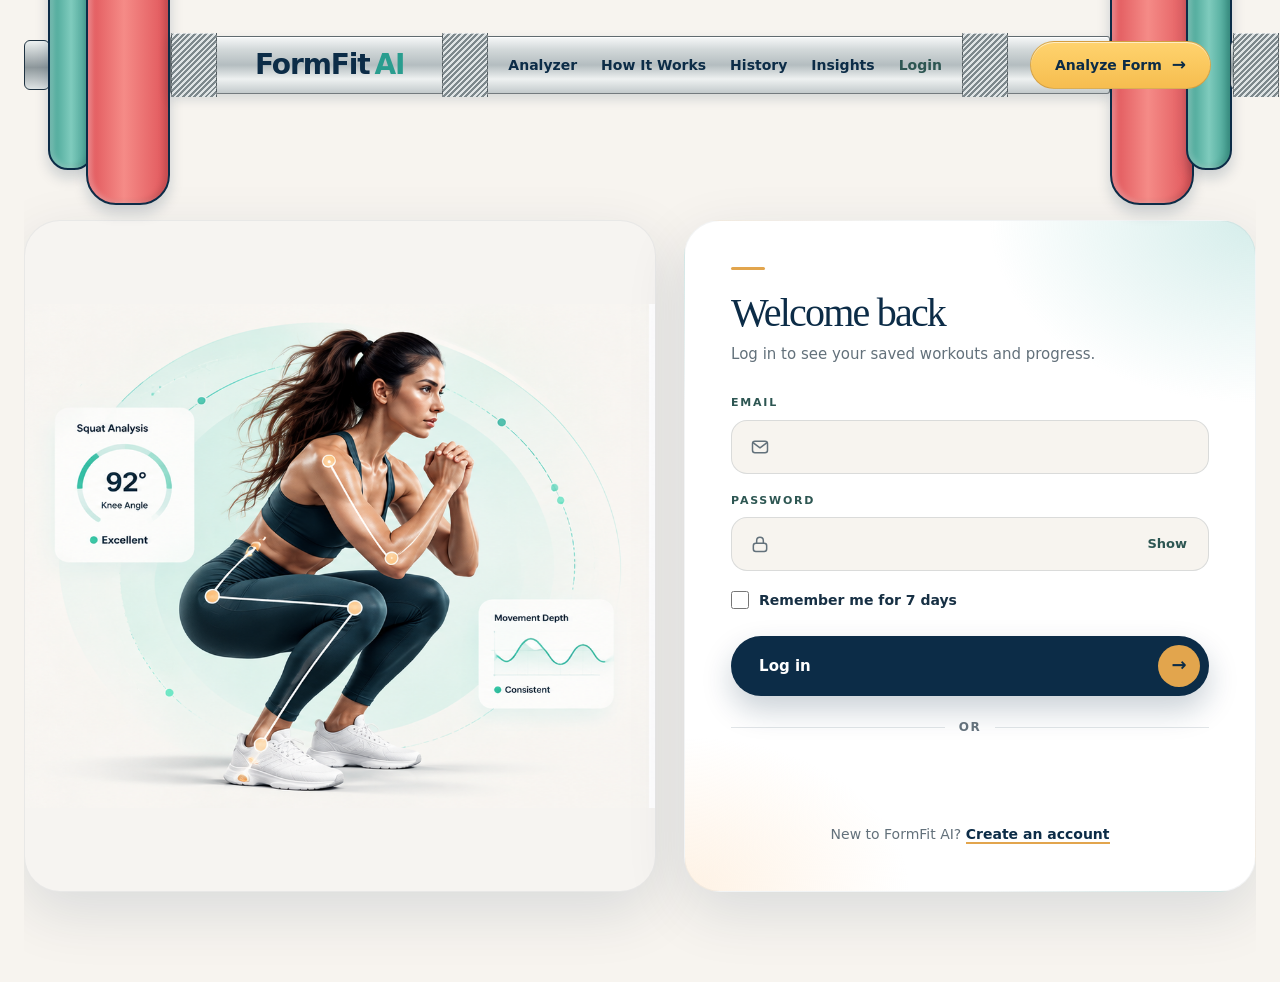
<file: account.html>
<!DOCTYPE html>
<html lang="en">

<head>
    <meta charset="UTF-8">
    <meta name="viewport" content="width=device-width, initial-scale=1.0">
    <title>Your account | FormFit AI</title>

    <link rel="preconnect" href="https://fonts.googleapis.com">
    <link rel="preconnect" href="https://fonts.gstatic.com" crossorigin>
    <link
        href="https://fonts.googleapis.com/css2?family=Fraunces:ital,opsz,wght@0,9..144,500;0,9..144,700;1,9..144,400&family=Manrope:wght@400;500;600;700;800&display=swap"
        rel="stylesheet">

    <link rel="stylesheet" href="style.css">
    <link rel="stylesheet" href="auth.css">
</head>

<body data-page="account">

    <header class="site-header">
        <nav class="navbar" aria-label="Main navigation">
            <div class="barbell">

                <div class="bb-end bb-end-left" aria-hidden="true">
                    <span class="bb-tip"></span>
                    <span class="bb-plate bb-plate-teal"></span>
                    <span class="bb-plate bb-plate-red"></span>
                </div>

                <div class="bb-bar">
                    <span class="bb-grip" aria-hidden="true"></span>

                    <a href="index.html" class="brand" aria-label="FormFit AI home">
                        <strong>FormFit</strong><span>AI</span>
                    </a>

                    <span class="bb-grip" aria-hidden="true"></span>

                    <div class="nav-links">
                        <a href="index.html#analyzer">Analyzer</a>
                        <a href="index.html#how-it-works">How It Works</a>
                        <a href="history.html">History</a>
                    </div>

                    <span class="bb-grip" aria-hidden="true"></span>

                    <a href="index.html#analyzer" class="nav-cta">
                        <span class="nav-cta-text">Analyze Form</span>
                        <span class="nav-cta-arrow">→</span>
                    </a>

                    <button class="nav-menu-toggle" type="button" aria-label="Open navigation menu"
                        aria-expanded="false" aria-controls="mobileNav">
                        <span></span><span></span><span></span>
                    </button>

                    <span class="bb-grip" aria-hidden="true"></span>
                </div>

                <div class="bb-end bb-end-right" aria-hidden="true">
                    <span class="bb-tip"></span>
                    <span class="bb-plate bb-plate-teal"></span>
                    <span class="bb-plate bb-plate-red"></span>
                </div>

            </div>
        </nav>

        <!-- If your index.html mobile menu has different content, paste it here instead -->
        <div class="mobile-nav" id="mobileNav" aria-hidden="true">
            <div class="mobile-nav-inner">
                <div class="mobile-nav-links">
                    <a href="index.html#analyzer"><span>Analyzer</span><span>→</span></a>
                    <a href="index.html#how-it-works"><span>How It Works</span><span>→</span></a>
                    <a href="history.html"><span>History</span><span>→</span></a>
                </div>
                <a href="index.html#analyzer" class="mobile-nav-cta">Analyze Form <span>→</span></a>
            </div>
        </div>
    </header>

    <main class="auth">

        <!-- LEFT: brand panel -->
        <aside class="auth-art" aria-hidden="true">
            <img class="auth-photo" src="assets/account-athlete.jpg" alt="">
        </aside>

        <!-- RIGHT: form -->
        <section class="auth-card">

            <div class="acc-top">
                <div class="acc-avatar" id="accAvatar">F</div>
                <div>
                    <h1 id="accName">Your account</h1>
                    <p id="accEmail"></p>
                </div>
            </div>

            <div class="acc-stats">
                <div><span>Saved sessions</span><strong id="accSessions">0</strong></div>
                <div><span>Member since</span><strong id="accSince">—</strong></div>
            </div>

            <form id="authForm" novalidate>
                <p class="auth-msg" id="authMsg" role="alert" hidden></p>

                <label class="auth-field"><span>Full name</span>
                    <div class="auth-input"><input type="text" id="name" autocomplete="name"></div>
                </label>

                <label class="auth-field"><span>Email</span>
                    <div class="auth-input"><input type="email" id="email" autocomplete="email"></div>
                </label>

                <label class="auth-field">
                    <span>New password (optional)</span>
                    <div class="auth-input">
                        <input type="password" id="password" class="has-toggle" autocomplete="new-password"
                            placeholder="Leave empty to keep your password">
                        <button type="button" class="auth-toggle" data-toggle="password">Show</button>
                    </div>
                </label>
                <div class="auth-meter" id="meter" data-level="0"><i></i><small></small></div>

                <button type="submit" class="auth-submit" id="authSubmit"><span>Save changes</span><i
                        aria-hidden="true">→</i></button>
            </form>

            <div class="acc-actions">
                <button type="button" class="acc-btn" id="logoutBtn">Log out</button>
                <button type="button" class="acc-btn danger" id="deleteBtn">Delete account</button>
            </div>
        </section>

    </main>

    <dialog id="deleteDialog" class="del-dialog" aria-labelledby="delTitle">
        <div class="del-icon" aria-hidden="true">
            <svg viewBox="0 0 24 24" fill="none" stroke="currentColor" stroke-width="1.8" stroke-linecap="round"
                stroke-linejoin="round">
                <path d="M4 7h16M10 11v6M14 11v6M6 7l1 12a2 2 0 0 0 2 2h6a2 2 0 0 0 2-2l1-12M9 7V4h6v3" />
            </svg>
        </div>

        <h3 id="delTitle">Delete your account?</h3>
        <p class="del-text">This permanently removes everything stored under your account. You can't undo it.</p>

        <ul class="del-list">
            <li><b id="delSessions">0</b> saved workouts</li>
            <li>Your profile, email and password</li>
            <li>Your login on this device</li>
        </ul>

        <label class="del-confirm">
            <span>Type <b>DELETE</b> to confirm</span>
            <input type="text" id="deleteConfirmInput" autocomplete="off" spellcheck="false" placeholder="DELETE">
        </label>

        <div class="del-actions">
            <button type="button" class="acc-btn" id="deleteCancel">Keep my account</button>
            <button type="button" class="del-danger" id="deleteConfirm" disabled>Delete everything</button>
        </div>
    </dialog>

    <script type="module" src="nav-auth.js"></script>
    <script type="module" src="auth.js"></script>
</body>

</html>
</file>
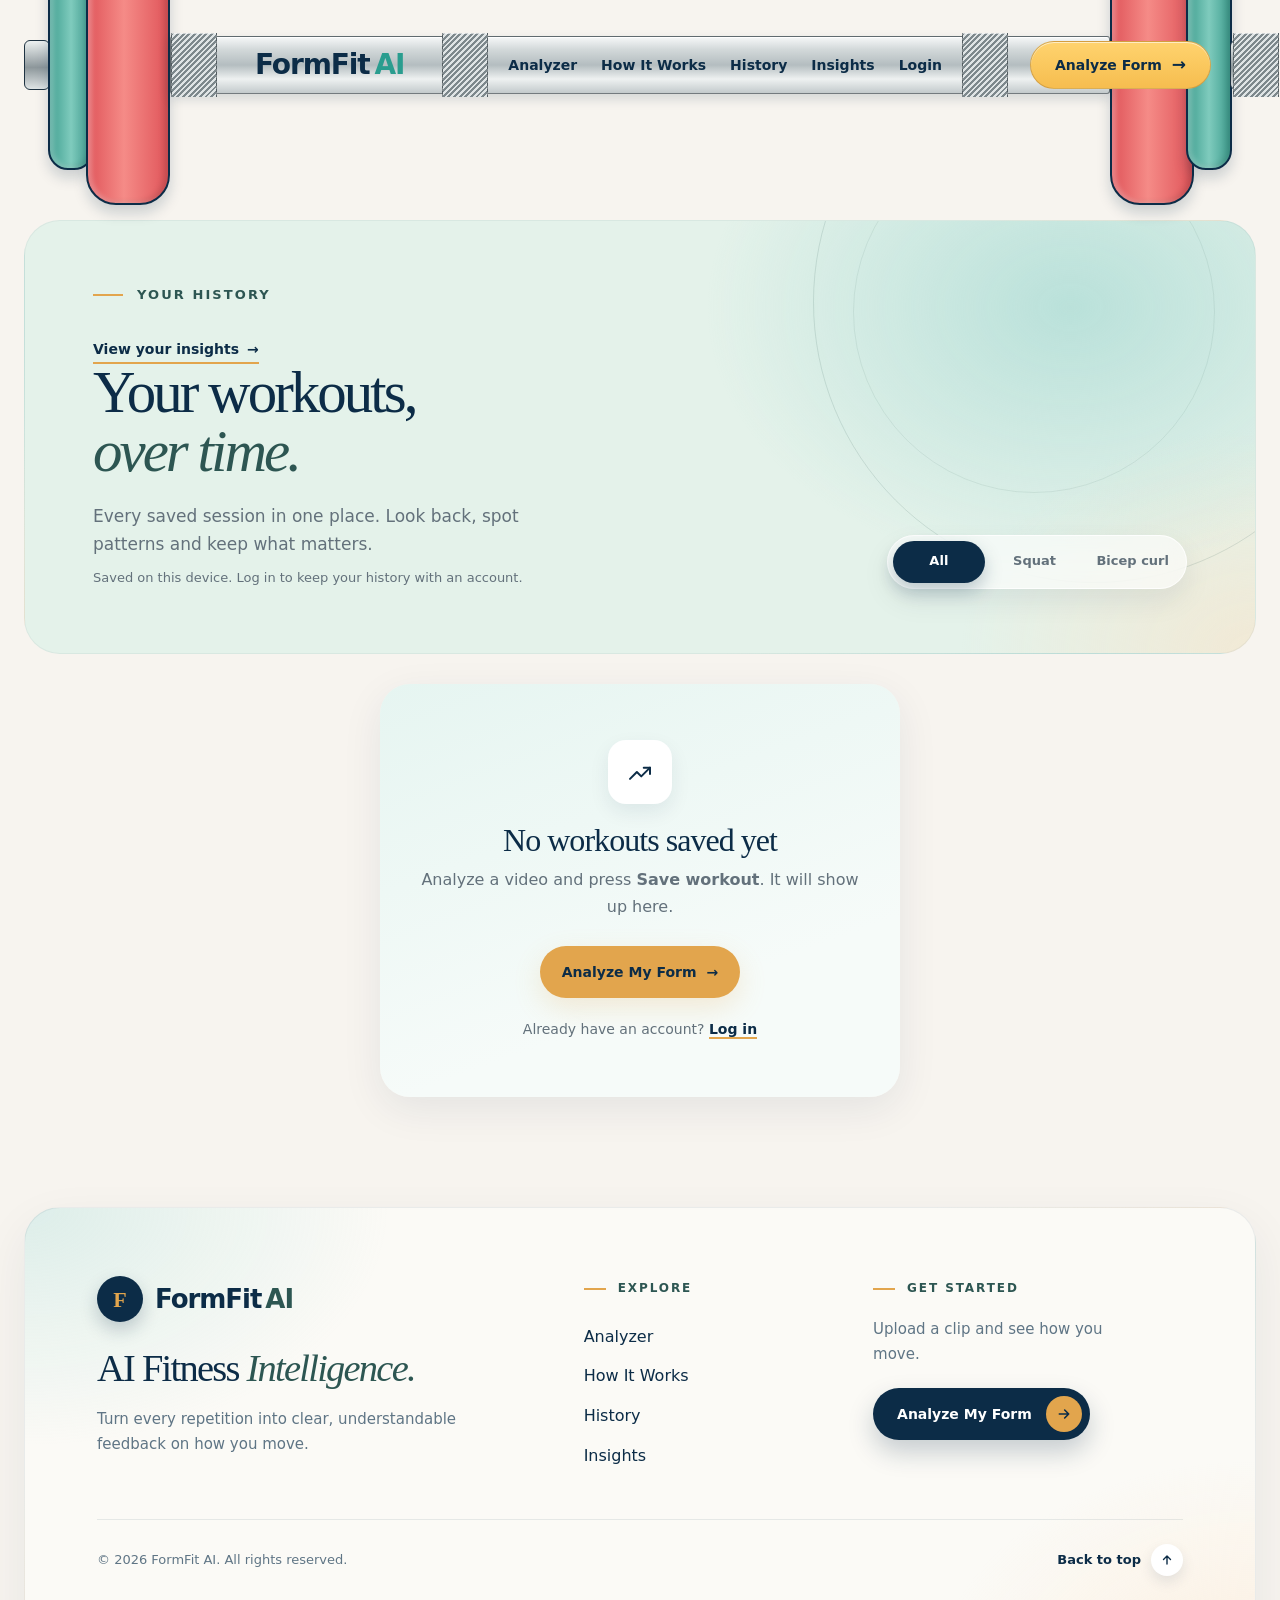
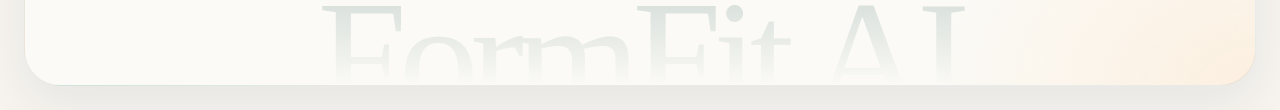
<file: history.html>
<!DOCTYPE html>
<html lang="en">

<head>
    <meta charset="UTF-8">
    <meta name="viewport" content="width=device-width, initial-scale=1.0">
    <title>Workout History | FormFit AI</title>

    <link rel="preconnect" href="https://fonts.googleapis.com">
    <link rel="preconnect" href="https://fonts.gstatic.com" crossorigin>
    <link
        href="https://fonts.googleapis.com/css2?family=Fraunces:ital,opsz,wght@0,9..144,500;0,9..144,700;1,9..144,400&family=Manrope:wght@400;500;600;700;800&display=swap"
        rel="stylesheet">

    <link rel="stylesheet" href="style.css">
    <link rel="stylesheet" href="history.css">
</head>

<body>

    <!-- NAVIGATION (same as index.html, links point back to the home page) -->
    <header class="site-header">
        <nav class="navbar" aria-label="Main navigation">
            <div class="barbell">

                <div class="bb-end bb-end-left" aria-hidden="true">
                    <span class="bb-tip"></span>
                    <span class="bb-plate bb-plate-teal"></span>
                    <span class="bb-plate bb-plate-red"></span>
                </div>

                <div class="bb-bar">
                    <span class="bb-grip" aria-hidden="true"></span>

                    <a href="index.html" class="brand" aria-label="FormFit AI home">
                        <strong>FormFit</strong><span>AI</span>
                    </a>

                    <span class="bb-grip" aria-hidden="true"></span>

                    <div class="nav-links">
                        <a href="index.html#analyzer">Analyzer</a>
                        <a href="index.html#how-it-works">How It Works</a>
                        <a href="history.html">History</a>
                    </div>

                    <span class="bb-grip" aria-hidden="true"></span>

                    <a href="index.html#analyzer" class="nav-cta">
                        <span class="nav-cta-text">Analyze Form</span>
                        <span class="nav-cta-arrow">→</span>
                    </a>

                    <button class="nav-menu-toggle" type="button" aria-label="Open navigation menu"
                        aria-expanded="false" aria-controls="mobileNav">
                        <span></span><span></span><span></span>
                    </button>

                    <span class="bb-grip" aria-hidden="true"></span>
                </div>

                <div class="bb-end bb-end-right" aria-hidden="true">
                    <span class="bb-tip"></span>
                    <span class="bb-plate bb-plate-teal"></span>
                    <span class="bb-plate bb-plate-red"></span>
                </div>

            </div>
        </nav>

        <!-- If your index.html mobile menu has different content, paste it here instead -->
        <div class="mobile-nav" id="mobileNav" aria-hidden="true">
            <div class="mobile-nav-inner">
                <div class="mobile-nav-links">
                    <a href="index.html#analyzer"><span>Analyzer</span><span>→</span></a>
                    <a href="index.html#how-it-works"><span>How It Works</span><span>→</span></a>
                    <a href="history.html" class="is-active"><span>History</span><span>→</span></a>
                </div>
                <a href="index.html#analyzer" class="mobile-nav-cta">Analyze Form <span>→</span></a>
            </div>
        </div>
    </header>


    <main class="history-page">

        <!-- INTRO -->
        <section class="hist-intro">
            <div>
                <p class="eyebrow hist-eyebrow">YOUR HISTORY</p>
                <a href="insights.html" class="hist-insights-link">View your insights <span>→</span></a>
                <h1>Your workouts,<em>over time.</em></h1>
                <p class="hist-lead">Every saved session in one place. Look back, spot patterns and keep what matters.
                </p>
                <p class="hist-note" id="histNote"></p>
            </div>

            <label class="hist-filter">
                <span>Exercise</span>
                <select id="filterSelect">
                    <option value="all">All exercises</option>
                    <option value="squat">Squat</option>
                    <option value="bicep-curl">Bicep curl</option>
                </select>
            </label>
        </section>

        <!-- CONTENT (hidden when empty) -->
        <div id="histContent" hidden>

            <section class="hist-stats" aria-label="Summary">
                <div class="hist-stat"><span>Sessions</span><strong id="statSessions">0</strong></div>
                <div class="hist-stat"><span>Average score</span><strong id="statAvg">—</strong></div>
                <div class="hist-stat"><span>Best score</span><strong id="statBest">—</strong></div>
                <div class="hist-stat"><span>Total reps</span><strong id="statReps">0</strong></div>
            </section>

            <section class="hist-chart-card" id="chartCard">
                <div class="hist-card-head">
                    <div>
                        <span class="hist-label">Form score trend</span>
                        <h2>How your form is moving</h2>
                    </div>
                    <small id="chartRange"></small>
                </div>
                <div id="chart"></div>
            </section>

            <section>
                <div class="hist-card-head">
                    <div>
                        <span class="hist-label">Sessions</span>
                        <h2>All workouts</h2>
                    </div>
                </div>
                <div class="hist-list" id="histList"></div>
            </section>

        </div>

        <!-- EMPTY STATE -->
        <section class="hist-empty" id="histEmpty" hidden>
            <div class="hist-empty-icon" aria-hidden="true">
                <svg viewBox="0 0 24 24" fill="none" stroke="currentColor" stroke-width="1.6" stroke-linecap="round"
                    stroke-linejoin="round">
                    <path d="M4 17.5 9.5 12l3.5 3.5L20 8.5" />
                    <path d="M15 8.5h5v5" />
                </svg>
            </div>
            <h2>No workouts saved yet</h2>
            <p id="emptyText">Analyze a video and press <b>Save workout</b>. It will show up here.</p>
            <a href="index.html#analyzer" class="button button-primary">Analyze My Form <span>→</span></a>
            <p class="hist-empty-login" id="emptyLogin">Already have an account? <a href="login.html">Log in</a></p>
        </section>

    </main>


    <!-- EDIT DIALOG -->
    <dialog id="editDialog" class="hist-dialog">
        <h3>Edit session</h3>
        <label>Title<input type="text" id="editTitle" maxlength="60"></label>
        <label>Notes<textarea id="editNotes" rows="4" maxlength="400"
                placeholder="How did it feel? Anything to remember?"></textarea></label>
        <div class="hist-dialog-actions">
            <button type="button" class="button button-secondary" id="editCancel">Cancel</button>
            <button type="button" class="button button-primary" id="editSave">Save changes</button>
        </div>
    </dialog>

    <!-- DELETE DIALOG -->
    <dialog id="deleteDialog" class="hist-dialog">
        <h3>Delete this session?</h3>
        <p>This removes it from your history. You can't undo it.</p>
        <div class="hist-dialog-actions">
            <button type="button" class="button button-secondary" id="deleteCancel">Keep it</button>
            <button type="button" class="button hist-danger" id="deleteConfirm">Delete</button>
        </div>
    </dialog>


    <!-- FOOTER -->
    <footer class="site-footer">
        <div class="footer-panel">
            <div class="footer-top">
                <div class="footer-brand">
                    <a href="index.html" class="footer-logo" aria-label="FormFit AI home">
                        <span class="footer-logo-mark">F</span>
                        <span class="footer-logo-text">FormFit<span>AI</span></span>
                    </a>
                    <p class="footer-tagline">AI Fitness <em>Intelligence.</em></p>
                    <p class="footer-desc">Turn every repetition into clear, understandable feedback on how you move.
                    </p>
                </div>

                <nav class="footer-col" aria-label="Footer">
                    <h4>Explore</h4>
                    <a href="index.html#analyzer">Analyzer</a>
                    <a href="index.html#how-it-works">How It Works</a>
                    <a href="history.html">History</a>
                </nav>

                <div class="footer-col footer-cta">
                    <h4>Get started</h4>
                    <p>Upload a clip and see how you move.</p>
                    <a href="index.html#analyzer" class="footer-button">
                        <span>Analyze My Form</span>
                        <span class="footer-button-arrow" aria-hidden="true">
                            <svg viewBox="0 0 24 24" fill="none" stroke="currentColor" stroke-width="2.4"
                                stroke-linecap="round" stroke-linejoin="round">
                                <path d="M5 12h14M13 6l6 6-6 6" />
                            </svg>
                        </span>
                    </a>
                </div>
            </div>

            <div class="footer-bottom">
                <p class="footer-copy">© 2026 FormFit AI. All rights reserved.</p>
                <a href="#" class="footer-top-link" aria-label="Back to top">
                    Back to top
                    <span aria-hidden="true">
                        <svg viewBox="0 0 24 24" fill="none" stroke="currentColor" stroke-width="2.4"
                            stroke-linecap="round" stroke-linejoin="round">
                            <path d="M12 19V5M6 11l6-6 6 6" />
                        </svg>
                    </span>
                </a>
            </div>

            <div class="footer-wordmark" aria-hidden="true">FormFit AI</div>
        </div>
    </footer>

    <script type="module" src="nav-auth.js"></script>
    <script type="module" src="history.js"></script>
</body>

</html>
</file>
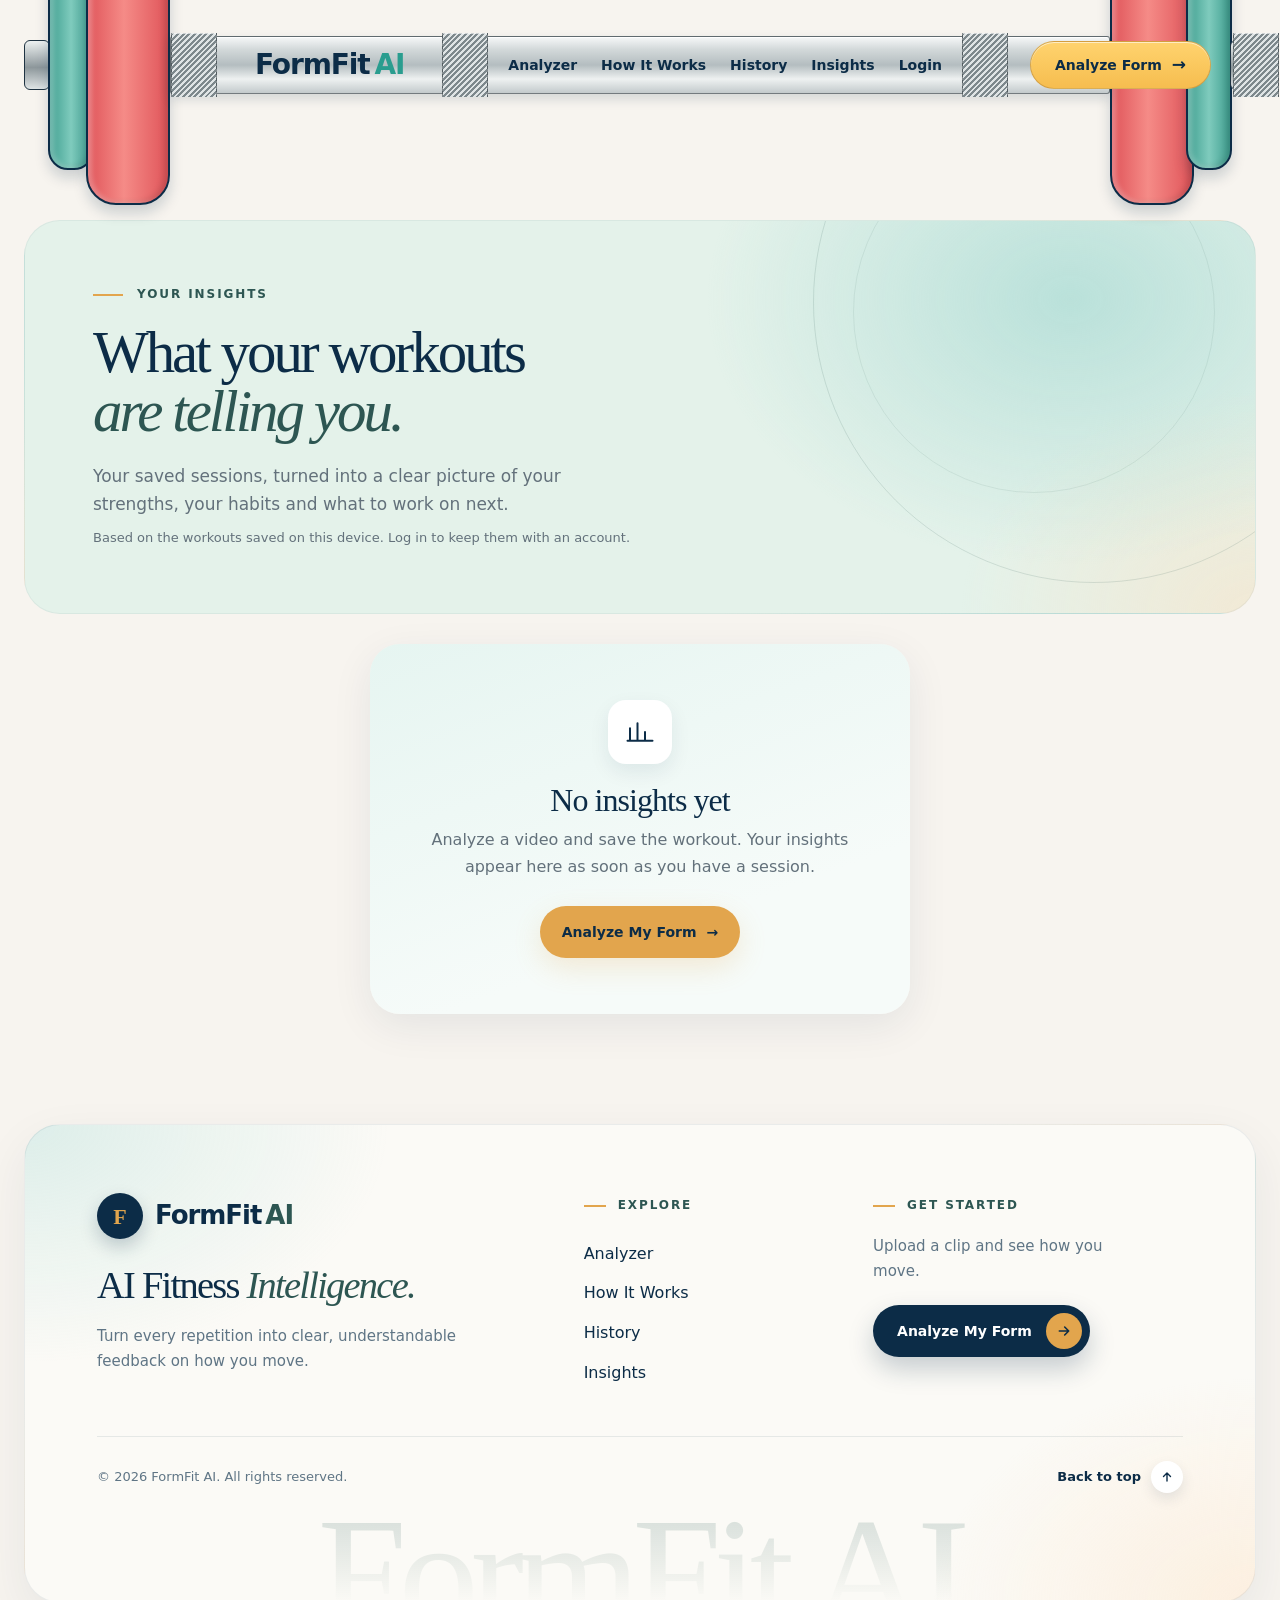
<file: insights.html>
<!DOCTYPE html>
<html lang="en">

<head>
    <meta charset="UTF-8">
    <meta name="viewport" content="width=device-width, initial-scale=1.0">
    <title>Form Insights | FormFit AI</title>

    <link rel="preconnect" href="https://fonts.googleapis.com">
    <link rel="preconnect" href="https://fonts.gstatic.com" crossorigin>
    <link
        href="https://fonts.googleapis.com/css2?family=Fraunces:ital,opsz,wght@0,9..144,500;0,9..144,700;1,9..144,400&family=Manrope:wght@400;500;600;700;800&display=swap"
        rel="stylesheet">

    <link rel="stylesheet" href="style.css">
    <link rel="stylesheet" href="insights.css">
</head>

<body>

    <header class="site-header">
        <nav class="navbar" aria-label="Main navigation">
            <div class="barbell">

                <div class="bb-end bb-end-left" aria-hidden="true">
                    <span class="bb-tip"></span>
                    <span class="bb-plate bb-plate-teal"></span>
                    <span class="bb-plate bb-plate-red"></span>
                </div>

                <div class="bb-bar">
                    <span class="bb-grip" aria-hidden="true"></span>

                    <a href="index.html" class="brand" aria-label="FormFit AI home">
                        <strong>FormFit</strong><span>AI</span>
                    </a>

                    <span class="bb-grip" aria-hidden="true"></span>

                    <div class="nav-links">
                        <a href="index.html#analyzer">Analyzer</a>
                        <a href="index.html#how-it-works">How It Works</a>
                        <a href="history.html">History</a>
                    </div>

                    <span class="bb-grip" aria-hidden="true"></span>

                    <a href="index.html#analyzer" class="nav-cta">
                        <span class="nav-cta-text">Analyze Form</span>
                        <span class="nav-cta-arrow">→</span>
                    </a>

                    <button class="nav-menu-toggle" type="button" aria-label="Open navigation menu"
                        aria-expanded="false" aria-controls="mobileNav">
                        <span></span><span></span><span></span>
                    </button>

                    <span class="bb-grip" aria-hidden="true"></span>
                </div>

                <div class="bb-end bb-end-right" aria-hidden="true">
                    <span class="bb-tip"></span>
                    <span class="bb-plate bb-plate-teal"></span>
                    <span class="bb-plate bb-plate-red"></span>
                </div>

            </div>
        </nav>

        <!-- If your index.html mobile menu has different content, paste it here instead -->
        <div class="mobile-nav" id="mobileNav" aria-hidden="true">
            <div class="mobile-nav-inner">
                <div class="mobile-nav-links">
                    <a href="index.html#analyzer"><span>Analyzer</span><span>→</span></a>
                    <a href="index.html#how-it-works"><span>How It Works</span><span>→</span></a>
                    <a href="history.html" class="is-active"><span>History</span><span>→</span></a>
                </div>
                <a href="index.html#analyzer" class="mobile-nav-cta">Analyze Form <span>→</span></a>
            </div>
        </div>
    </header>


    <main class="ins-page">

        <!-- INTRO -->
        <section class="ins-intro">
            <div>
                <p class="ins-eyebrow">YOUR INSIGHTS</p>
                <h1>What your workouts<em>are telling you.</em></h1>
                <p class="ins-lead">Your saved sessions, turned into a clear picture of your strengths, your habits and
                    what to work on next.</p>
                <p class="ins-note" id="insNote"></p>
            </div>

            <div class="ins-seg" id="insSeg" role="tablist" aria-label="Choose an exercise">
                <button type="button" role="tab" data-ex="squat">Squat <b id="cntSquat">0</b></button>
                <button type="button" role="tab" data-ex="bicep-curl">Bicep curl <b id="cntCurl">0</b></button>
            </div>
        </section>


        <!-- CONTENT -->
        <div id="insContent" hidden>

            <p class="ins-banner" id="insBanner" hidden></p>

            <!-- PROFILE + STRONGEST / FOCUS -->
            <section class="ins-top">

                <article class="ins-card ins-profile" style="--i:0">
                    <div class="ins-head">
                        <div>
                            <span class="ins-label">Form profile</span>
                            <h2>Where you are strong</h2>
                        </div>
                        <div class="ins-score-pill"><span>Form score</span><strong id="scoreNow">—</strong><em
                                id="scoreDelta"></em></div>
                    </div>

                    <svg id="radar" class="ins-radar" viewBox="0 0 400 330" role="img"
                        aria-label="Radar chart of your average scores"></svg>

                    <div class="ins-legend">
                        <span><i class="now"></i>Latest 5 sessions</span>
                        <span id="legendBefore"><i class="before"></i>Earlier sessions</span>
                        <small>Scale: 40 to 100</small>
                    </div>
                </article>

                <div class="ins-side">
                    <article class="ins-card ins-strong" style="--i:1">
                        <span class="ins-label">Strongest</span>
                        <h3 id="strongName">—</h3>
                        <div class="ins-big"><b id="strongVal">0</b><small>/ 100</small></div>
                        <p id="strongText"></p>
                    </article>

                    <article class="ins-card ins-focus" style="--i:2">
                        <span class="ins-label">Focus next</span>
                        <h3 id="focusName">—</h3>
                        <div class="ins-big"><b id="focusVal">0</b><small>/ 100</small></div>
                        <p id="focusText"></p>
                    </article>
                </div>
            </section>


            <!-- CONSISTENCY -->
            <section class="ins-card ins-consistency" style="--i:3">
                <div class="ins-head">
                    <div>
                        <span class="ins-label">Consistency</span>
                        <h2>The last 12 weeks</h2>
                    </div>
                </div>

                <div class="ins-cons-body">
                    <div>
                        <div class="ins-heat" id="heat" aria-label="Workout calendar for the last 12 weeks"></div>
                        <div class="ins-heat-legend">
                            <span>Less</span>
                            <i class="l0"></i><i class="l1"></i><i class="l2"></i><i class="l3"></i><i class="l4"></i>
                            <span>Higher score</span>
                        </div>
                    </div>

                    <div class="ins-streaks">
                        <div><span>Current streak</span><strong><b id="streakNow">0</b> days</strong></div>
                        <div><span>Best streak</span><strong><b id="streakBest">0</b> days</strong></div>
                        <div><span>Active days</span><strong><b id="activeDays">0</b></strong></div>
                    </div>
                </div>
            </section>


            <!-- TRENDS -->
            <section class="ins-trends-wrap">
                <div class="ins-head plain">
                    <div>
                        <span class="ins-label">Trends</span>
                        <h2>Are you improving?</h2>
                    </div>
                    <small>Latest 3 sessions against the 3 before</small>
                </div>

                <div class="ins-trends" id="trends"></div>
            </section>


            <!-- COACH SUMMARY -->
            <section class="ins-card ins-coach" style="--i:5">
                <span class="ins-label">Coach summary</span>
                <p id="coachText"></p>
            </section>


            <!-- REPORT CARD -->
            <section class="ins-card ins-report" style="--i:6">
                <div class="ins-report-copy">
                    <span class="ins-label">Report card</span>
                    <h2>Share your progress</h2>
                    <p>A clean summary of your score, your best rep and your streak. It is saved as an image on your
                        device, so you can keep it or send it to a friend.</p>
                    <button type="button" class="ins-download" id="downloadBtn">
                        <span>Download report card</span>
                        <i aria-hidden="true">
                            <svg viewBox="0 0 24 24" fill="none" stroke="currentColor" stroke-width="2.4"
                                stroke-linecap="round" stroke-linejoin="round">
                                <path d="M12 4v11M7 11l5 5 5-5M5 20h14" />
                            </svg>
                        </i>
                    </button>
                </div>

                <canvas id="reportCanvas" width="1200" height="630" aria-label="Your report card preview"></canvas>
            </section>

        </div>


        <!-- EMPTY STATE -->
        <section class="ins-empty" id="insEmpty" hidden>
            <div class="ins-empty-icon" aria-hidden="true">
                <svg viewBox="0 0 24 24" fill="none" stroke="currentColor" stroke-width="1.6" stroke-linecap="round"
                    stroke-linejoin="round">
                    <path d="M4 19V9M10 19V5M16 19v-7M22 19H2" />
                </svg>
            </div>
            <h2 id="emptyTitle">No insights yet</h2>
            <p id="emptyText">Analyze a video and save the workout. Your insights appear here once you have a session.
            </p>
            <a href="index.html#analyzer" class="button button-primary">Analyze My Form <span>→</span></a>
        </section>

    </main>

    <footer class="site-footer">
        <div class="footer-panel">
            <div class="footer-top">
                <div class="footer-brand">
                    <a href="index.html" class="footer-logo" aria-label="FormFit AI home">
                        <span class="footer-logo-mark">F</span>
                        <span class="footer-logo-text">FormFit<span>AI</span></span>
                    </a>
                    <p class="footer-tagline">AI Fitness <em>Intelligence.</em></p>
                    <p class="footer-desc">Turn every repetition into clear, understandable feedback on how you move.
                    </p>
                </div>

                <nav class="footer-col" aria-label="Footer">
                    <h4>Explore</h4>
                    <a href="index.html#analyzer">Analyzer</a>
                    <a href="index.html#how-it-works">How It Works</a>
                    <a href="history.html">History</a>
                </nav>

                <div class="footer-col footer-cta">
                    <h4>Get started</h4>
                    <p>Upload a clip and see how you move.</p>
                    <a href="index.html#analyzer" class="footer-button">
                        <span>Analyze My Form</span>
                        <span class="footer-button-arrow" aria-hidden="true">
                            <svg viewBox="0 0 24 24" fill="none" stroke="currentColor" stroke-width="2.4"
                                stroke-linecap="round" stroke-linejoin="round">
                                <path d="M5 12h14M13 6l6 6-6 6" />
                            </svg>
                        </span>
                    </a>
                </div>
            </div>

            <div class="footer-bottom">
                <p class="footer-copy">© 2026 FormFit AI. All rights reserved.</p>
                <a href="#" class="footer-top-link" aria-label="Back to top">
                    Back to top
                    <span aria-hidden="true">
                        <svg viewBox="0 0 24 24" fill="none" stroke="currentColor" stroke-width="2.4"
                            stroke-linecap="round" stroke-linejoin="round">
                            <path d="M12 19V5M6 11l6-6 6 6" />
                        </svg>
                    </span>
                </a>
            </div>

            <div class="footer-wordmark" aria-hidden="true">FormFit AI</div>
        </div>
    </footer>

    <script type="module" src="nav-auth.js"></script>
    <script type="module" src="insights.js"></script>
</body>

</html>
</file>
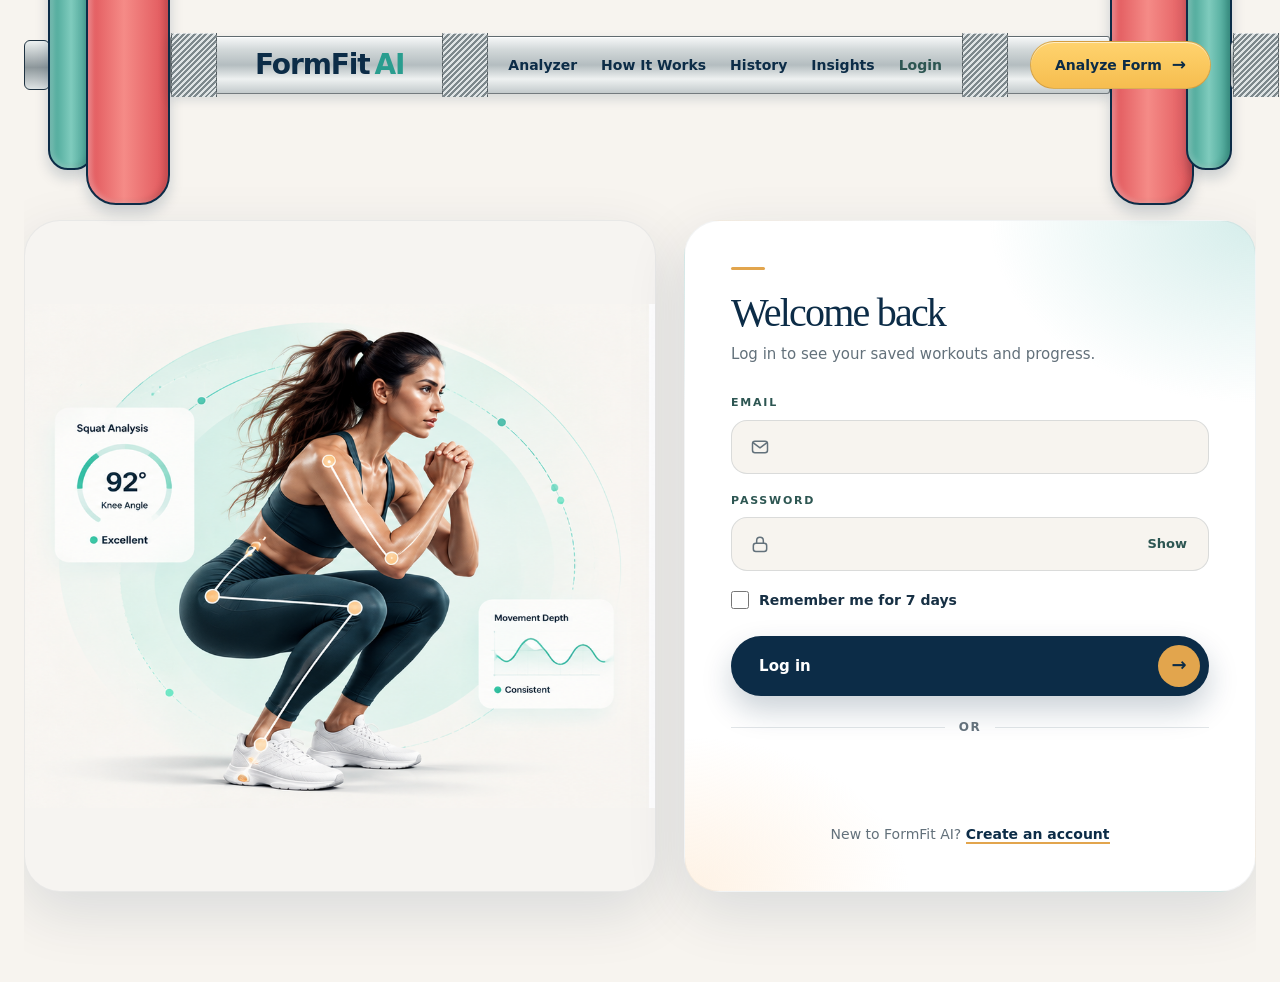
<file: login.html>
<!DOCTYPE html>
<html lang="en">

<head>
    <meta charset="UTF-8">
    <meta name="viewport" content="width=device-width, initial-scale=1.0">
    <title>Log in | FormFit AI</title>

    <link rel="preconnect" href="https://fonts.googleapis.com">
    <link rel="preconnect" href="https://fonts.gstatic.com" crossorigin>
    <link
        href="https://fonts.googleapis.com/css2?family=Fraunces:ital,opsz,wght@0,9..144,500;0,9..144,700;1,9..144,400&family=Manrope:wght@400;500;600;700;800&display=swap"
        rel="stylesheet">

    <link rel="stylesheet" href="style.css">
    <link rel="stylesheet" href="auth.css">
</head>

<body data-page="login">

    <header class="site-header">
        <nav class="navbar" aria-label="Main navigation">
            <div class="barbell">

                <div class="bb-end bb-end-left" aria-hidden="true">
                    <span class="bb-tip"></span>
                    <span class="bb-plate bb-plate-teal"></span>
                    <span class="bb-plate bb-plate-red"></span>
                </div>

                <div class="bb-bar">
                    <span class="bb-grip" aria-hidden="true"></span>

                    <a href="index.html" class="brand" aria-label="FormFit AI home">
                        <strong>FormFit</strong><span>AI</span>
                    </a>

                    <span class="bb-grip" aria-hidden="true"></span>

                    <div class="nav-links">
                        <a href="index.html#analyzer">Analyzer</a>
                        <a href="index.html#how-it-works">How It Works</a>
                        <a href="history.html">History</a>
                    </div>

                    <span class="bb-grip" aria-hidden="true"></span>

                    <a href="index.html#analyzer" class="nav-cta">
                        <span class="nav-cta-text">Analyze Form</span>
                        <span class="nav-cta-arrow">→</span>
                    </a>

                    <button class="nav-menu-toggle" type="button" aria-label="Open navigation menu"
                        aria-expanded="false" aria-controls="mobileNav">
                        <span></span><span></span><span></span>
                    </button>

                    <span class="bb-grip" aria-hidden="true"></span>
                </div>

                <div class="bb-end bb-end-right" aria-hidden="true">
                    <span class="bb-tip"></span>
                    <span class="bb-plate bb-plate-teal"></span>
                    <span class="bb-plate bb-plate-red"></span>
                </div>

            </div>
        </nav>

        <!-- If your index.html mobile menu has different content, paste it here instead -->
        <div class="mobile-nav" id="mobileNav" aria-hidden="true">
            <div class="mobile-nav-inner">
                <div class="mobile-nav-links">
                    <a href="index.html#analyzer"><span>Analyzer</span><span>→</span></a>
                    <a href="index.html#how-it-works"><span>How It Works</span><span>→</span></a>
                    <a href="history.html"><span>History</span><span>→</span></a>
                </div>
                <a href="index.html#analyzer" class="mobile-nav-cta">Analyze Form <span>→</span></a>
            </div>
        </div>
    </header>

    <main class="auth">

        <!-- LEFT: brand panel -->
        <aside class="auth-art" aria-hidden="true">
            <img class="auth-photo" src="assets/login-athlete.png" alt="">
        </aside>

        <!-- RIGHT: form -->
        <section class="auth-card">

            <h1>Welcome back</h1>
            <p class="auth-sub">Log in to see your saved workouts and progress.</p>

            <form id="authForm" novalidate>
                <p class="auth-msg" id="authMsg" role="alert" hidden></p>

                <label class="auth-field"><span>Email</span>
                    <div class="auth-input"><input type="email" id="email" autocomplete="email" required></div>
                </label>

                <label class="auth-field">
                    <span>Password</span>
                    <div class="auth-input">
                        <input type="password" id="password" class="has-toggle" autocomplete="current-password" required
                            placeholder="">
                        <button type="button" class="auth-toggle" data-toggle="password">Show</button>
                    </div>
                </label>

                <div class="auth-row">
                    <label class="auth-check"><input type="checkbox" id="remember"> Remember me for 7 days</label>
                </div>

                <button type="submit" class="auth-submit" id="authSubmit"><span>Log in</span><i
                        aria-hidden="true">→</i></button>
            </form>

            <div class="auth-or"><span>or</span></div>

            <div class="auth-google" id="googleBtn" aria-label="Continue with Google"></div>
            <p class="auth-google-note" id="googleNote" hidden></p>

            <p class="auth-switch">New to FormFit AI? <a href="signup.html">Create an account</a></p>
        </section>

    </main>

    <script src="https://accounts.google.com/gsi/client" async defer></script>
    <script type="module" src="nav-auth.js"></script>
    <script type="module" src="auth.js"></script>
</body>

</html>
</file>
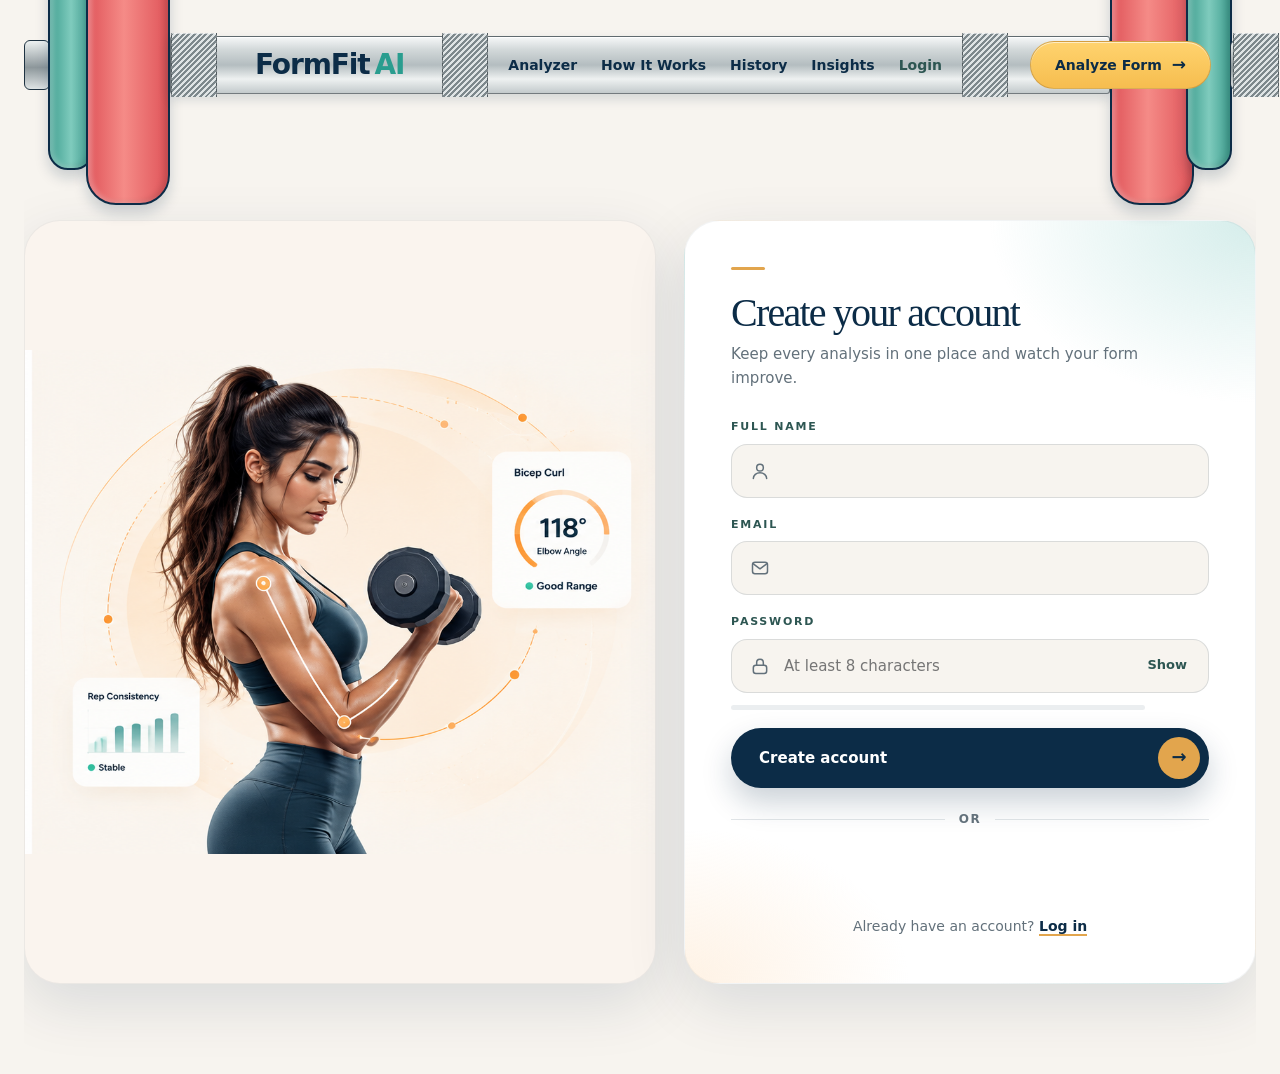
<file: signup.html>
<!DOCTYPE html>
<html lang="en">

<head>
    <meta charset="UTF-8">
    <meta name="viewport" content="width=device-width, initial-scale=1.0">
    <title>Sign up | FormFit AI</title>

    <link rel="preconnect" href="https://fonts.googleapis.com">
    <link rel="preconnect" href="https://fonts.gstatic.com" crossorigin>
    <link
        href="https://fonts.googleapis.com/css2?family=Fraunces:ital,opsz,wght@0,9..144,500;0,9..144,700;1,9..144,400&family=Manrope:wght@400;500;600;700;800&display=swap"
        rel="stylesheet">

    <link rel="stylesheet" href="style.css">
    <link rel="stylesheet" href="auth.css">
</head>

<body data-page="signup">

    <header class="site-header">
        <nav class="navbar" aria-label="Main navigation">
            <div class="barbell">

                <div class="bb-end bb-end-left" aria-hidden="true">
                    <span class="bb-tip"></span>
                    <span class="bb-plate bb-plate-teal"></span>
                    <span class="bb-plate bb-plate-red"></span>
                </div>

                <div class="bb-bar">
                    <span class="bb-grip" aria-hidden="true"></span>

                    <a href="index.html" class="brand" aria-label="FormFit AI home">
                        <strong>FormFit</strong><span>AI</span>
                    </a>

                    <span class="bb-grip" aria-hidden="true"></span>

                    <div class="nav-links">
                        <a href="index.html#analyzer">Analyzer</a>
                        <a href="index.html#how-it-works">How It Works</a>
                        <a href="history.html">History</a>
                    </div>

                    <span class="bb-grip" aria-hidden="true"></span>

                    <a href="index.html#analyzer" class="nav-cta">
                        <span class="nav-cta-text">Analyze Form</span>
                        <span class="nav-cta-arrow">→</span>
                    </a>

                    <button class="nav-menu-toggle" type="button" aria-label="Open navigation menu"
                        aria-expanded="false" aria-controls="mobileNav">
                        <span></span><span></span><span></span>
                    </button>

                    <span class="bb-grip" aria-hidden="true"></span>
                </div>

                <div class="bb-end bb-end-right" aria-hidden="true">
                    <span class="bb-tip"></span>
                    <span class="bb-plate bb-plate-teal"></span>
                    <span class="bb-plate bb-plate-red"></span>
                </div>

            </div>
        </nav>

        <!-- If your index.html mobile menu has different content, paste it here instead -->
        <div class="mobile-nav" id="mobileNav" aria-hidden="true">
            <div class="mobile-nav-inner">
                <div class="mobile-nav-links">
                    <a href="index.html#analyzer"><span>Analyzer</span><span>→</span></a>
                    <a href="index.html#how-it-works"><span>How It Works</span><span>→</span></a>
                    <a href="history.html"><span>History</span><span>→</span></a>
                </div>
                <a href="index.html#analyzer" class="mobile-nav-cta">Analyze Form <span>→</span></a>
            </div>
        </div>
    </header>

    <main class="auth">

        <!-- LEFT: brand panel -->
        <aside class="auth-art" aria-hidden="true">
            <img class="auth-photo" src="assets/signup-athlete.png" alt="">
        </aside>

        <!-- RIGHT: form -->
        <section class="auth-card">

            <h1>Create your account</h1>
            <p class="auth-sub">Keep every analysis in one place and watch your form improve.</p>

            <form id="authForm" novalidate>
                <p class="auth-msg" id="authMsg" role="alert" hidden></p>

                <label class="auth-field"><span>Full name</span>
                    <div class="auth-input"><input type="text" id="name" autocomplete="name" required></div>
                </label>

                <label class="auth-field"><span>Email</span>
                    <div class="auth-input"><input type="email" id="email" autocomplete="email" required></div>
                </label>

                <label class="auth-field">
                    <span>Password</span>
                    <div class="auth-input">
                        <input type="password" id="password" class="has-toggle" autocomplete="new-password" required
                            placeholder="At least 8 characters">
                        <button type="button" class="auth-toggle" data-toggle="password">Show</button>
                    </div>
                </label>
                <div class="auth-meter" id="meter" data-level="0"><i></i><small></small></div>

                <button type="submit" class="auth-submit" id="authSubmit"><span>Create account</span><i
                        aria-hidden="true">→</i></button>
            </form>

            <div class="auth-or"><span>or</span></div>

            <div class="auth-google" id="googleBtn" aria-label="Continue with Google"></div>
            <p class="auth-google-note" id="googleNote" hidden></p>

            <p class="auth-switch">Already have an account? <a href="login.html">Log in</a></p>
        </section>

    </main>

    <script src="https://accounts.google.com/gsi/client" async defer></script>
    <script type="module" src="nav-auth.js"></script>
    <script type="module" src="auth.js"></script>
</body>

</html>
</file>
<file: style.css>
/* ============================================================
   FORMFIT AI
   Premium AI Fitness Intelligence UI
============================================================ */


/* ============================================================
   DESIGN TOKENS
============================================================ */

:root {
    --navy: #0C2C47;
    --green: #2D5652;
    --yellow: #E2A54D;
    --aqua: #97D3CD;
    --pink: #EFEAE6;
    --mint: #E4F2EA;

    --cream: #F7F4EF;
    --white: #FFFFFF;
    --black: #111A20;

    --text-dark: #173044;
    --text-muted: #63717B;
    --border: rgba(12, 44, 71, 0.12);

    --font-serif: Georgia, "Times New Roman", serif;

    --radius-sm: 12px;
    --radius-md: 20px;
    --radius-lg: 30px;

    --shadow-soft:
        0 12px 40px rgba(12, 44, 71, 0.08);

    --shadow-card:
        0 20px 60px rgba(12, 44, 71, 0.12);

    --max-width: 1240px;
}


/* ============================================================
   RESET
============================================================ */

* {
    box-sizing: border-box;
    margin: 0;
    padding: 0;
}

html {
    scroll-behavior: smooth;
    scroll-padding-top: 110px;
}

body {
    background: var(--cream);
    color: var(--text-dark);

    font-family:
        Inter,
        ui-sans-serif,
        system-ui,
        -apple-system,
        BlinkMacSystemFont,
        "Segoe UI",
        sans-serif;

    line-height: 1.6;
}

img,
video,
canvas {
    display: block;
    max-width: 100%;
}

button,
input {
    font: inherit;
}

button {
    cursor: pointer;
}

a {
    color: inherit;
    text-decoration: none;
}


/* ============================================================
   TYPOGRAPHY
============================================================ */

h1,
h2,
h3,
h4 {
    color: var(--navy);
    line-height: 1.05;
    letter-spacing: -0.035em;
}

h1,
h2 {
    font-family:
        Georgia,
        "Times New Roman",
        serif;
    font-weight: 500;
}

h1 em,
h2 em {
    color: var(--green);
    font-style: italic;
}

p {
    color: var(--text-muted);
}


/* ============================================================
   HEADER / NAVIGATION
============================================================ */

/* ============================================================
   BARBELL NAVIGATION
============================================================ */

.site-header {
    position: sticky;
    top: 0;

    z-index: 1000;

    width: 100%;

    padding: 24px 40px 0;

    isolation: isolate;
}


/* ============================================================
   BARBELL SHELL
============================================================ */

.navbar {
    position: relative;

    width: 100%;
    min-height: 86px;

    display: flex;
    align-items: center;

    padding: 0 92px;

    background: transparent;

    border: 0;
    border-radius: 0;

    box-shadow: none;

    isolation: isolate;
}


/* ============================================================
   SILVER BAR
============================================================ */

.barbell-shaft {
    position: absolute;

    left: 0;
    right: 0;

    top: 50%;

    height: 48px;

    transform: translateY(-50%);

    z-index: -2;

    border:
        1px solid rgba(30, 43, 49, 0.35);

    border-radius: 8px;

    background:
        linear-gradient(to bottom,
            #eef2f2 0%,
            #c9d0d2 15%,
            #f7f8f7 30%,
            #aeb7ba 50%,
            #eef1f1 68%,
            #c3cacc 84%,
            #f1f3f3 100%);

    box-shadow:
        0 5px 10px rgba(12, 44, 71, 0.18),
        inset 0 2px 2px rgba(255, 255, 255, 0.9),
        inset 0 -2px 3px rgba(25, 35, 40, 0.22);
}


/* subtle metallic line */

.barbell-shaft::after {
    content: "";

    position: absolute;

    left: 0;
    right: 0;

    top: 50%;

    height: 1px;

    background:
        rgba(50, 63, 68, 0.25);

    transform: translateY(-50%);
}


/* ============================================================
   WEIGHT PLATES
============================================================ */

.barbell-loading {
    position: absolute;

    top: 50%;

    width: 105px;
    height: 120px;

    transform: translateY(-50%);

    z-index: -1;

    display: flex;
    align-items: center;

    pointer-events: none;
}


/* left / right positioning */

.barbell-loading-left {
    left: 4px;

    justify-content: flex-end;
}

.barbell-loading-right {
    right: 4px;

    justify-content: flex-start;
}


/* individual plates */

.plate {
    position: absolute;

    top: 50%;

    width: 30px;
    height: 108px;

    transform: translateY(-50%);

    border-radius: 13px;

    border:
        1px solid rgba(85, 17, 22, 0.65);

    background:
        linear-gradient(90deg,
            #8f1e29 0%,
            #c92e39 24%,
            #ed4b54 48%,
            #c52b36 70%,
            #861923 100%);

    box-shadow:
        inset 2px 0 3px rgba(255, 255, 255, 0.22),
        inset -3px 0 5px rgba(45, 0, 0, 0.28),
        0 4px 8px rgba(12, 20, 25, 0.20);
}


/* plate positions */

.barbell-loading-left .plate-outer {
    right: 0;
}

.barbell-loading-left .plate-middle {
    right: 20px;

    height: 112px;
}

.barbell-loading-left .plate-inner {
    right: 39px;

    height: 102px;
}

.barbell-loading-right .plate-inner {
    left: 39px;

    height: 102px;
}

.barbell-loading-right .plate-middle {
    left: 20px;

    height: 112px;
}

.barbell-loading-right .plate-outer {
    left: 0;
}


/* ============================================================
   PLATE CENTER HUB
============================================================ */

.plate-hub {
    position: absolute;

    top: 50%;
    left: 50%;

    width: 24px;
    height: 24px;

    transform: translate(-50%, -50%);

    border-radius: 50%;

    border: 4px solid #d6dcdd;

    background: var(--yellow);

    box-shadow:
        0 0 0 4px var(--navy),
        0 0 0 7px rgba(12, 44, 71, 0.25);
}


/* ============================================================
   BARBELL COLLARS
============================================================ */

.barbell-collar {
    position: absolute;

    top: 50%;

    width: 28px;
    height: 58px;

    transform: translateY(-50%);

    z-index: 0;

    border:
        1px solid rgba(55, 66, 70, 0.45);

    background:
        repeating-linear-gradient(135deg,
            #6f7a7e 0,
            #6f7a7e 2px,
            #d7dcdd 2px,
            #d7dcdd 4px);

    box-shadow:
        inset 1px 0 2px rgba(255, 255, 255, 0.65),
        inset -2px 0 3px rgba(20, 30, 35, 0.28);
}

.barbell-collar-left {
    left: 108px;
}

.barbell-collar-right {
    right: 108px;
}


/* ============================================================
   FORMfit BRAND ON THE BAR
============================================================ */

.brand {
    position: relative;

    display: inline-flex;
    align-items: center;

    gap: 8px;

    flex-shrink: 0;

    padding: 7px 14px;

    color: var(--navy);

    text-decoration: none;

    z-index: 3;

    transition:
        transform 0.22s ease,
        filter 0.22s ease;
}


/* subtle metallic label behind logo */

.brand::before {
    content: "";

    position: absolute;

    inset: 0;

    z-index: -1;

    border:
        1px solid rgba(30, 45, 52, 0.16);

    border-radius: 4px;

    background:
        linear-gradient(180deg,
            rgba(255, 255, 255, 0.45),
            rgba(190, 198, 200, 0.28));

    box-shadow:
        inset 0 1px 0 rgba(255, 255, 255, 0.65);
}


.brand:hover {
    transform: translateY(-1px);
    filter: brightness(1.03);
}


.brand-mark {
    width: 28px;
    height: 28px;

    display: grid;
    place-items: center;

    border:
        2px solid var(--navy);

    border-radius: 50%;

    background:
        var(--navy);

    color: var(--yellow);

    font-family: Georgia, serif;

    font-size: 15px;
    font-weight: 800;

    box-shadow:
        0 1px 2px rgba(0, 0, 0, 0.2);
}


.brand-text {
    display: flex;
    align-items: baseline;

    gap: 2px;

    color: var(--navy);

    font-size: 16px;

    letter-spacing: -0.03em;
}

.brand-text strong {
    font-weight: 850;
}

.brand-text span {
    color: var(--green);

    font-weight: 800;
}


/* ============================================================
   NAVIGATION LINKS
============================================================ */

.nav-links {
    position: absolute;

    left: 50%;

    transform: translateX(-50%);

    display: flex;
    align-items: center;

    gap: 40px;

    z-index: 3;
}


.nav-links a {
    position: relative;

    display: inline-flex;
    align-items: center;

    min-height: 42px;

    padding: 0 3px;

    color: var(--navy);

    font-size: 13px;
    font-weight: 800;

    text-decoration: none;

    white-space: nowrap;

    transition:
        color 0.2s ease,
        transform 0.2s ease;
}


.nav-links a::after {
    content: "";

    position: absolute;

    left: 50%;
    bottom: 5px;

    width: 0;
    height: 2px;

    border-radius: 999px;

    background: var(--yellow);

    transform: translateX(-50%);

    transition:
        width 0.2s ease;
}


.nav-links a:hover {
    color: var(--green);

    transform: translateY(-1px);
}


.nav-links a:hover::after {
    width: 70%;
}


/* ============================================================
   STAMPED ANALYZE FORM BUTTON
============================================================ */

.nav-cta {
    position: relative;

    margin-left: auto;

    display: inline-flex;
    align-items: center;
    justify-content: center;

    gap: 9px;

    min-height: 48px;

    padding: 0 22px;

    border:
        2px solid rgba(12, 44, 71, 0.28);

    border-radius: 999px;

    background:
        linear-gradient(145deg,
            #efb95e,
            var(--yellow));

    color: var(--navy);

    font-size: 13px;
    font-weight: 900;

    text-decoration: none;

    z-index: 3;

    box-shadow:
        inset 0 2px 0 rgba(255, 255, 255, 0.38),
        inset 0 -2px 0 rgba(120, 72, 15, 0.15),
        0 3px 6px rgba(12, 44, 71, 0.16);

    transition:
        transform 0.2s ease,
        filter 0.2s ease;
}


/* stamp outline */

.nav-cta::before {
    content: "";

    position: absolute;

    inset: 4px;

    border:
        1px dashed rgba(12, 44, 71, 0.35);

    border-radius: inherit;

    pointer-events: none;
}


.nav-cta:hover {
    transform: translateY(-2px);

    filter: saturate(1.06);
}


.nav-cta-arrow {
    font-size: 17px;

    transition:
        transform 0.2s ease;
}


.nav-cta:hover .nav-cta-arrow {
    transform: translateX(3px);
}


/* ============================================================
   ACCESSIBILITY
============================================================ */

.nav-cta:focus-visible,
.nav-links a:focus-visible,
.brand:focus-visible {
    outline: 2px solid var(--yellow);
    outline-offset: 4px;
}

/* ============================================================
   MOBILE NAVIGATION
============================================================ */

.nav-menu-toggle {
    display: none;

    width: 44px;
    height: 44px;

    align-items: center;
    justify-content: center;
    flex-direction: column;

    gap: 5px;

    flex-shrink: 0;

    border: 1px solid rgba(12, 44, 71, 0.08);
    border-radius: 50%;

    background: rgba(255, 255, 255, 0.72);

    cursor: pointer;

    transition:
        background 0.22s ease,
        transform 0.22s ease,
        box-shadow 0.22s ease;
}

.nav-menu-toggle:hover {
    background: rgba(255, 255, 255, 0.96);

    transform: translateY(-1px);

    box-shadow:
        0 6px 16px rgba(12, 44, 71, 0.08);
}

.nav-menu-toggle:focus-visible {
    outline: 3px solid rgba(151, 211, 205, 0.55);
    outline-offset: 3px;
}

.nav-menu-toggle span {
    width: 17px;
    height: 1.5px;

    border-radius: 999px;

    background: var(--navy);

    transition:
        transform 0.25s ease,
        opacity 0.2s ease,
        width 0.25s ease;
}


/* ------------------------------------------------------------
   Hamburger → X
------------------------------------------------------------ */

.nav-menu-toggle.is-open span:nth-child(1) {
    transform: translateY(6.5px) rotate(45deg);
}

.nav-menu-toggle.is-open span:nth-child(2) {
    opacity: 0;
    width: 0;
}

.nav-menu-toggle.is-open span:nth-child(3) {
    transform: translateY(-6.5px) rotate(-45deg);
}


/* ============================================================
   MOBILE PANEL
============================================================ */

.mobile-nav {
    display: none;

    position: absolute;

    top: calc(100% + 10px);
    left: 0;
    right: 0;

    padding: 10px;

    border: 1px solid rgba(12, 44, 71, 0.08);
    border-radius: 26px;

    background:
        linear-gradient(145deg,
            rgba(255, 255, 255, 0.98),
            rgba(248, 250, 249, 0.96));

    box-shadow:
        0 24px 55px rgba(12, 44, 71, 0.14),
        0 4px 12px rgba(12, 44, 71, 0.05),
        inset 0 1px 0 rgba(255, 255, 255, 0.95);

    backdrop-filter: blur(24px);
    -webkit-backdrop-filter: blur(24px);

    opacity: 0;
    visibility: hidden;

    transform:
        translateY(-8px) scale(0.985);

    transform-origin: top center;

    transition:
        opacity 0.22s ease,
        visibility 0.22s ease,
        transform 0.22s ease;
}

.mobile-nav.is-open {
    opacity: 1;
    visibility: visible;

    transform:
        translateY(0) scale(1);
}


.mobile-nav-inner {
    padding: 14px;
}


/* ------------------------------------------------------------
   Mobile heading
------------------------------------------------------------ */

.mobile-nav-label {
    display: flex;
    flex-direction: column;

    gap: 3px;

    padding:
        5px 6px 13px;

    border-bottom:
        1px solid rgba(12, 44, 71, 0.07);
}

.mobile-nav-label span {
    color: var(--navy);

    font-size: 10px;
    font-weight: 850;

    letter-spacing: 0.12em;
}

.mobile-nav-label small {
    color: var(--text-muted);

    font-size: 11px;
    font-weight: 600;
}


/* ============================================================
   MOBILE LINKS
============================================================ */

.mobile-nav-links {
    display: flex;
    flex-direction: column;

    gap: 3px;

    padding: 10px 0;
}

.mobile-nav-links a {
    display: flex;

    align-items: center;
    justify-content: space-between;

    min-height: 48px;

    padding: 0 13px;

    border-radius: 14px;

    color: var(--text-dark);

    font-size: 13px;
    font-weight: 750;

    transition:
        background 0.2s ease,
        color 0.2s ease,
        transform 0.2s ease;
}

.mobile-nav-links a span:last-child {
    color: var(--text-muted);

    font-size: 15px;

    transition:
        transform 0.2s ease,
        color 0.2s ease;
}

.mobile-nav-links a:hover,
.mobile-nav-links a.is-active {
    background:
        linear-gradient(90deg,
            rgba(151, 211, 205, 0.14),
            rgba(255, 255, 255, 0.72));

    color: var(--navy);

    transform: translateX(2px);
}

.mobile-nav-links a:hover span:last-child,
.mobile-nav-links a.is-active span:last-child {
    color: var(--yellow);

    transform: translateX(3px);
}


/* ============================================================
   MOBILE CTA
============================================================ */

.mobile-nav-cta {
    display: flex;

    align-items: center;
    justify-content: space-between;

    min-height: 48px;

    padding: 0 15px;

    border-radius: 14px;

    background:
        linear-gradient(135deg,
            #E7AC50,
            var(--yellow));

    color: var(--navy);

    font-size: 12px;
    font-weight: 850;

    box-shadow:
        0 8px 18px rgba(226, 165, 77, 0.16);

    transition:
        transform 0.2s ease,
        box-shadow 0.2s ease;
}

.mobile-nav-cta span {
    font-size: 16px;

    transition:
        transform 0.2s ease;
}

.mobile-nav-cta:hover {
    transform: translateY(-1px);

    box-shadow:
        0 10px 22px rgba(226, 165, 77, 0.22);
}

.mobile-nav-cta:hover span {
    transform: translateX(3px);
}


/* ============================================================
   ACCESSIBILITY
============================================================ */

.mobile-nav-links a:focus-visible,
.mobile-nav-cta:focus-visible {
    outline: 3px solid rgba(151, 211, 205, 0.55);
    outline-offset: 2px;
}


/* ============================================================
   GENERAL SECTIONS
============================================================ */

main {
    overflow: hidden;
}

.hero,
.analyzer-section,
.understands-section,
.exercises-section,
.how-section,
.progress-section,
.final-cta {
    width: min(var(--max-width), calc(100% - 48px));
    margin-inline: auto;
}

section {
    scroll-margin-top: 110px;
}


/* ============================================================
   EYEBROW
============================================================ */

.eyebrow {
    margin-bottom: 14px;

    color: var(--green);

    font-size: 11px;
    font-weight: 800;

    letter-spacing: 0.16em;
    text-transform: uppercase;
}


/* ============================================================
   BUTTONS
============================================================ */

.button {
    display: inline-flex;
    align-items: center;
    justify-content: center;
    gap: 10px;

    min-height: 52px;

    padding: 0 22px;

    border-radius: 999px;

    font-size: 14px;
    font-weight: 750;

    transition:
        transform 0.2s ease,
        box-shadow 0.2s ease,
        background 0.2s ease;
}

.button:hover {
    transform: translateY(-2px);
}

.button-primary {
    background: var(--yellow);
    color: var(--navy);

    box-shadow:
        0 10px 28px rgba(226, 165, 77, 0.20);
}

.button-primary:hover {
    box-shadow:
        0 14px 32px rgba(226, 165, 77, 0.30);
}

.button-secondary {
    background: transparent;

    border: 1px solid rgba(12, 44, 71, 0.20);

    color: var(--navy);
}

.button-secondary:hover {
    background: var(--white);
}


/* ============================================================
   HERO
============================================================ */

.hero {
    min-height: 720px;

    display: grid;
    grid-template-columns: 0.9fr 1.1fr;

    align-items: center;

    gap: 70px;

    padding-top: 90px;
    padding-bottom: 100px;
}


/* Hero text */

.hero-content {
    max-width: 610px;
}

.hero h1 {
    max-width: 650px;

    margin-bottom: 28px;

    font-size:
        clamp(52px, 6vw, 84px);
}

.hero-description {
    max-width: 550px;

    margin-bottom: 34px;

    font-size: 17px;
    line-height: 1.75;
}

.hero-actions {
    display: flex;
    align-items: center;
    gap: 12px;

    flex-wrap: wrap;
}


/* ============================================================
   HERO VISUAL
============================================================ */

.hero-visual {
    position: relative;

    min-height: 570px;

    display: flex;
    align-items: center;
    justify-content: center;
}

.hero-athlete {
    position: relative;

    width: min(470px, 80%);

    aspect-ratio: 0.82;

    border-radius:
        240px 240px 40px 40px;

    overflow: hidden;

    background:
        linear-gradient(145deg,
            var(--aqua),
            var(--mint));

    box-shadow: var(--shadow-card);
}


/*
    Temporary athlete placeholder.

    Later we can replace this with a real
    generated/selected athlete visual.
*/

.athlete-placeholder {
    position: absolute;
    inset: 0;

    display: flex;
    align-items: flex-end;
    justify-content: center;

    overflow: hidden;
}

.hero-athlete-image {
    display: block;

    width: 112%;
    max-width: none;
    height: auto;

    flex-shrink: 0;

    transform: translateY(2%);
    user-select: none;
    pointer-events: none;
}


/* Pose lines */

/* ============================================================
   HERO VISUAL — PREMIUM AI ANALYSIS STAGE
============================================================ */

.hero-visual {
    position: relative;

    min-height: 570px;

    display: flex;
    align-items: center;
    justify-content: center;

    isolation: isolate;
}


/* ------------------------------------------------------------
   Athlete analysis surface
------------------------------------------------------------ */

.hero-athlete {
    position: relative;

    width: min(500px, 82%);
    aspect-ratio: 0.82;

    overflow: hidden;

    border-radius:
        250px 250px 42px 42px;

    background:
        radial-gradient(circle at 52% 35%,
            rgba(255, 255, 255, 0.28),
            transparent 34%),
        radial-gradient(circle at 50% 48%,
            rgba(151, 211, 205, 0.36),
            transparent 62%),
        linear-gradient(145deg,
            #9bd8d2 0%,
            #cce9e4 58%,
            #dff1ed 100%);

    box-shadow:
        0 35px 70px rgba(12, 44, 71, 0.10),
        0 12px 28px rgba(12, 44, 71, 0.06);

    isolation: isolate;
}


/* Technical analysis rings */

.hero-athlete::before {
    content: "";

    position: absolute;
    inset: 7%;

    border-radius: 50%;

    background:
        repeating-radial-gradient(circle at 50% 45%,
            transparent 0,
            transparent 72px,
            rgba(255, 255, 255, 0.24) 73px,
            rgba(255, 255, 255, 0.24) 74px,
            transparent 75px);

    opacity: 0.65;

    pointer-events: none;

    z-index: 0;
}


/* Very subtle technical grid */

.hero-athlete::after {
    content: "";

    position: absolute;
    inset: 0;

    background:
        linear-gradient(90deg,
            transparent 49.8%,
            rgba(255, 255, 255, 0.18) 50%,
            transparent 50.2%),
        linear-gradient(0deg,
            transparent 49.8%,
            rgba(255, 255, 255, 0.14) 50%,
            transparent 50.2%);

    background-size:
        100% 100%,
        100% 100%;

    opacity: 0.45;

    pointer-events: none;

    z-index: 0;
}


/* ------------------------------------------------------------
   Athlete image
------------------------------------------------------------ */

.athlete-placeholder {
    position: absolute;
    inset: 0;

    display: flex;
    align-items: flex-end;
    justify-content: center;

    overflow: hidden;

    z-index: 1;
}

.hero-athlete-image {
    display: block;

    width: 112%;
    max-width: none;
    height: auto;

    flex-shrink: 0;

    transform:
        translateY(2%) scale(1.015);

    user-select: none;
    pointer-events: none;

    filter:
        drop-shadow(0 18px 22px rgba(12, 44, 71, 0.08));
}


/* ============================================================
   POSE ANALYSIS OVERLAY
============================================================ */

.pose-line {
    position: absolute;

    height: 2.5px;

    border-radius: 999px;

    background:
        linear-gradient(90deg,
            rgba(12, 44, 71, 0.78),
            rgba(12, 44, 71, 0.58));

    opacity: 0.78;

    transform-origin: left center;

    z-index: 3;

    box-shadow:
        0 0 7px rgba(12, 44, 71, 0.10);

    pointer-events: none;
}


/* Shoulder → elbow */

.pose-line-shoulder {
    width: 125px;

    left: 48.5%;
    top: 39%;

    transform: rotate(6deg);
}


/* Hip → knee */

.pose-line-thigh {
    width: 132px;

    left: 55%;
    top: 60%;

    transform: rotate(52deg);
}


/* Knee → ankle */

.pose-line-shin {
    width: 145px;

    left: 72%;
    top: 76%;

    transform: rotate(116deg);
}


/* ------------------------------------------------------------
   Pose landmarks
------------------------------------------------------------ */

.pose-point {
    position: absolute;

    width: 12px;
    height: 12px;

    border-radius: 50%;

    background: var(--yellow);

    border: 3px solid var(--navy);

    box-shadow:
        0 0 0 5px rgba(226, 165, 77, 0.14),
        0 0 0 9px rgba(226, 165, 77, 0.05),
        0 0 18px rgba(226, 165, 77, 0.28);

    z-index: 4;

    pointer-events: none;

    animation:
        landmark-pulse 3.2s ease-in-out infinite;
}


/* Actual athlete landmarks */

.point-shoulder {
    left: 48.5%;
    top: 39%;
}

.point-elbow {
    left: 84%;
    top: 37%;
}

.point-hip {
    left: 55%;
    top: 60%;
}

.point-knee {
    left: 72%;
    top: 76%;
}

.point-ankle {
    left: 69%;
    top: 95%;
}


@keyframes landmark-pulse {

    0%,
    100% {
        box-shadow:
            0 0 0 5px rgba(226, 165, 77, 0.14),
            0 0 0 9px rgba(226, 165, 77, 0.05),
            0 0 18px rgba(226, 165, 77, 0.28);
    }

    50% {
        box-shadow:
            0 0 0 7px rgba(226, 165, 77, 0.18),
            0 0 0 12px rgba(226, 165, 77, 0.06),
            0 0 23px rgba(226, 165, 77, 0.34);
    }
}


/* ============================================================
   FLOATING AI CARDS
============================================================ */

.floating-card {
    position: absolute;

    padding: 18px 21px;

    background:
        linear-gradient(145deg,
            rgba(255, 255, 255, 0.98),
            rgba(255, 255, 255, 0.90));

    border: 1px solid rgba(255, 255, 255, 0.82);

    border-radius: 20px;

    box-shadow:
        0 24px 55px rgba(12, 44, 71, 0.13),
        0 5px 15px rgba(12, 44, 71, 0.05),
        inset 0 1px 0 rgba(255, 255, 255, 0.95);

    backdrop-filter: blur(12px);
    -webkit-backdrop-filter: blur(12px);

    z-index: 8;

    transition:
        transform 0.3s ease,
        box-shadow 0.3s ease;
}

.floating-card:hover {
    transform: translateY(-4px);

    box-shadow:
        0 30px 65px rgba(12, 44, 71, 0.16),
        0 8px 20px rgba(12, 44, 71, 0.06),
        inset 0 1px 0 rgba(255, 255, 255, 0.98);
}


/* ------------------------------------------------------------
   Shared card label
------------------------------------------------------------ */

.floating-label {
    display: block;

    margin-bottom: 6px;

    color: var(--text-muted);

    font-size: 9px;
    font-weight: 850;

    letter-spacing: 0.15em;

    line-height: 1.2;
}


/* ============================================================
   FORM SCORE
============================================================ */

.score-card {
    top: 11%;
    left: 1%;

    min-width: 176px;
}

.score-card strong {
    display: inline-flex;

    align-items: center;
    justify-content: center;

    width: 64px;
    height: 64px;

    margin-right: 10px;

    border-radius: 50%;

    color: var(--navy);

    background:
        radial-gradient(circle,
            rgba(255, 255, 255, 0.98) 0 62%,
            transparent 63%),
        conic-gradient(#B3E0DA 0 96%,
            rgba(151, 211, 205, 0.28) 96% 100%);

    font-family: Georgia, serif;

    font-size: 31px;
    line-height: 1;

    box-shadow:
        0 0 0 1px rgba(12, 44, 71, 0.10),
        0 6px 16px rgba(12, 44, 71, 0.08);
}

.score-good {
    color: var(--green);

    font-size: 11px;
    font-weight: 800;
}


/* ============================================================
   KNEE ANGLE CARD
============================================================ */

.hero-angle-card {
    top: 36%;
    right: -1%;

    min-width: 170px;

    display: flex;
    flex-direction: column;

    gap: 5px;
}

.hero-angle-card span {
    color: var(--text-muted);

    font-size: 13px;
    font-weight: 500;
}

.hero-angle-card strong {
    color: var(--navy);

    font-family: Georgia, serif;

    font-size: 28px;
    line-height: 1;
}

.hero-angle-card::after {
    content: "●  GOOD RANGE";

    display: inline-flex;
    align-items: center;

    width: fit-content;

    margin-top: 5px;
    padding: 5px 9px;

    border-radius: 999px;

    background: rgba(88, 166, 101, 0.10);

    color: var(--green);

    font-size: 8px;
    font-weight: 850;

    letter-spacing: 0.08em;
}


/* ============================================================
   AI COACH
============================================================ */

.feedback-card {
    right: 4%;
    bottom: 8%;

    max-width: 245px;

    padding:
        20px 22px 19px;

    background:
        linear-gradient(145deg,
            #0c2c47,
            #103b5b);

    border:
        1px solid rgba(151, 211, 205, 0.12);

    box-shadow:
        0 25px 55px rgba(12, 44, 71, 0.28),
        inset 0 1px 0 rgba(255, 255, 255, 0.08);
}

.feedback-card::before {
    content: "✦";

    display: block;

    margin-bottom: 7px;

    color: var(--yellow);

    font-size: 17px;

    line-height: 1;
}

.feedback-card .floating-label {
    color: var(--aqua);

    margin-bottom: 7px;
}

.feedback-card p {
    margin: 0;

    color: var(--white);

    font-size: 12px;
    line-height: 1.6;
}


/* ------------------------------------------------------------
   Card motion
------------------------------------------------------------ */

@keyframes hero-card-float {

    0%,
    100% {
        transform: translateY(0);
    }

    50% {
        transform: translateY(-7px);
    }
}

@keyframes hero-card-float-reverse {

    0%,
    100% {
        transform: translateY(0);
    }

    50% {
        transform: translateY(6px);
    }
}


/* ============================================================
   REDUCED MOTION
============================================================ */

@media (prefers-reduced-motion: reduce) {

    .score-card,
    .hero-angle-card,
    .feedback-card,
    .pose-point {
        animation: none;
    }
}


/* ============================================================
   SECTION HEADINGS
============================================================ */

.section-heading {
    display: flex;
    align-items: end;
    justify-content: space-between;

    gap: 50px;

    margin-bottom: 50px;
}

.section-heading h2 {
    max-width: 650px;

    font-size:
        clamp(42px, 5vw, 64px);
}

.section-description {
    max-width: 430px;

    font-size: 15px;
    line-height: 1.7;
}

.section-heading.centered {
    display: block;

    text-align: center;
}

.section-heading.centered h2 {
    margin-inline: auto;
}


/* ============================================================
   ANALYZER SECTION
============================================================ */

.analyzer-section {
    padding-top: 105px;
    padding-bottom: 100px;
}


/* ============================================================
   EXERCISE SELECTOR — PREMIUM
============================================================ */

.exercise-selector {
    margin-bottom: 30px;
    padding: 42px;

    background: var(--white);

    border: 1px solid var(--border);
    border-radius: var(--radius-lg);

    box-shadow: var(--shadow-soft);
}


/* ============================================================
   SECTION HEADING
============================================================ */

.selector-heading {
    margin-bottom: 38px;
}

.selector-eyebrow {
    display: flex;
    align-items: center;
    gap: 9px;

    margin-bottom: 14px;

    color: var(--yellow);

    font-size: 10px;
    font-weight: 800;

    letter-spacing: 0.18em;
    text-transform: uppercase;
}

.selector-eyebrow span:first-child {
    font-family: Georgia, serif;
    font-size: 18px;
    letter-spacing: 0;
}

.selector-eyebrow span:nth-child(2) {
    opacity: 0.5;
}

.selector-eyebrow strong {
    color: var(--navy);
    font-size: 9px;
}


.selector-title-row {
    display: flex;
    align-items: flex-end;
    justify-content: space-between;

    gap: 50px;
}


.selector-title-row h2 {
    margin: 0;

    color: var(--navy);

    font-family: Georgia, serif;

    font-size: clamp(34px, 4vw, 52px);
    font-weight: 400;

    line-height: 0.98;

    letter-spacing: -0.035em;
}

.selector-title-row h2 em {
    color: rgba(12, 44, 71, 0.42);

    font-style: italic;
}


.selector-intro {
    width: min(360px, 100%);
}

.selector-intro>p {
    margin-bottom: 18px;

    color: rgba(12, 44, 71, 0.62);

    font-size: 13px;
    line-height: 1.7;
}


/* ============================================================
   HEADER FEATURE PILLS
============================================================ */

.selector-features {
    display: flex;
    flex-wrap: wrap;
    gap: 12px;
}

.selector-features span {
    display: inline-flex;
    align-items: center;
    gap: 12px;

    padding: 8px 20px 8px 8px;

    border-radius: 999px;
    background: var(--cream);
    border: 1px solid var(--border);

    color: var(--navy);
}

.selector-features em {
    font-style: normal;
    font-size: 11px;
    font-weight: 500;
    line-height: 1.35;
}

.feature-icon {
    display: grid;
    place-items: center;

    width: 38px;
    height: 38px;

    border-radius: 50%;
    background: var(--white);
    box-shadow: 0 4px 10px rgba(12, 44, 71, 0.08);
}

.feature-icon svg {
    width: 18px;
    height: 18px;

    fill: none;
    stroke: var(--navy);
    stroke-width: 1.8;
    stroke-linecap: round;
    stroke-linejoin: round;
}


/* ============================================================
   EXERCISE GRID
============================================================ */

.exercise-grid {
    display: grid;
    grid-template-columns: repeat(2, minmax(0, 1fr));
    gap: 22px;
}


/* ============================================================
   EXERCISE CARD  (text left, athlete right)
============================================================ */

.exercise-card {
    --accent: #3f9d73;
    --accent-soft: rgba(63, 157, 115, 0.14);

    position: relative;
    display: block;
    width: 100%;
    min-height: 460px;
    padding: 0;

    overflow: hidden;
    text-align: left;

    border: 1px solid rgba(12, 44, 71, 0.08);
    border-radius: 26px;
    cursor: pointer;

    transition:
        transform 0.35s ease,
        border-color 0.35s ease,
        box-shadow 0.35s ease;
}

.squat-card {
    background: linear-gradient(135deg, #f4faf6 0%, #e3f3ee 60%, #cfe9e2 100%);
}

.curl-card {
    --accent: #e2862f;
    --accent-soft: rgba(226, 134, 47, 0.14);

    background: linear-gradient(135deg, #fdf8f4 0%, #fbeadd 60%, #f6d9c2 100%);
}

.exercise-card:hover {
    transform: translateY(-6px);
    box-shadow: 0 22px 45px rgba(12, 44, 71, 0.12);
}

.exercise-card.is-selected {
    border-color: var(--yellow);
    box-shadow:
        0 0 0 3px rgba(226, 165, 77, 0.14),
        0 22px 45px rgba(12, 44, 71, 0.10);
}


/* Background: big soft circle + technical grid behind athlete */

.exercise-bg {
    position: absolute;
    inset: 0;
    z-index: 0;
    pointer-events: none;
}

.exercise-bg::before {
    content: "";
    position: absolute;

    right: -8%;
    top: 4%;

    width: 78%;
    aspect-ratio: 1;

    border-radius: 50%;
    background: rgba(255, 255, 255, 0.45);
}

.exercise-bg::after {
    content: "";
    position: absolute;
    inset: 0;

    background-image:
        linear-gradient(rgba(12, 44, 71, 0.035) 1px, transparent 1px),
        linear-gradient(90deg, rgba(12, 44, 71, 0.035) 1px, transparent 1px);
    background-size: 32px 32px;

    -webkit-mask-image: linear-gradient(90deg, transparent 35%, #000 100%);
    mask-image: linear-gradient(90deg, transparent 35%, #000 100%);
}


/* Athlete */

.exercise-athlete {
    position: absolute;
    z-index: 2;

    right: -3%;
    bottom: 0;

    width: 62%;
    height: 96%;

    object-fit: contain;
    object-position: right bottom;

    filter: drop-shadow(0 18px 22px rgba(12, 44, 71, 0.16));

    transition: transform 0.45s ease;
}

.curl-card .exercise-athlete {
    right: -2%;
    width: 52%;
    height: 100%;
}

.exercise-card:hover .exercise-athlete {
    transform: scale(1.03) translateY(-3px);
}


/* ============================================================
   CARD TOP (status + number)
============================================================ */

.exercise-card-top {
    position: absolute;
    z-index: 5;

    top: 18px;
    left: 18px;
    right: 18px;

    display: flex;
    align-items: center;
    justify-content: space-between;
}

.exercise-status {
    display: inline-flex;
    align-items: center;
    gap: 7px;

    padding: 8px 13px;

    border-radius: 999px;
    background: rgba(255, 255, 255, 0.85);

    color: var(--navy);
    font-size: 10px;
    font-weight: 800;
    letter-spacing: 0.12em;
}

.exercise-status span {
    width: 7px;
    height: 7px;

    border-radius: 50%;
    background: #3fae6a;
}

.exercise-number {
    padding: 7px 14px;

    border-radius: 999px;
    background: rgba(255, 255, 255, 0.9);

    color: var(--accent);
    font-size: 13px;
    font-weight: 800;
}


/* ============================================================
   CARD CONTENT (left side)
============================================================ */

.exercise-content {
    position: relative;
    z-index: 4;

    width: 58%;
    padding: 70px 0 30px 28px;
}

.exercise-content h3 {
    margin: 0 0 12px;

    color: var(--navy);
    font-family: Georgia, serif;
    font-size: 40px;
    font-weight: 700;
    letter-spacing: -0.025em;
    line-height: 1;
}

.exercise-category {
    display: inline-block;
    margin-bottom: 16px;
    padding: 7px 14px;

    border-radius: 10px;
    background: var(--accent-soft);

    color: var(--accent);
    font-size: 11px;
    font-weight: 800;
    letter-spacing: 0.1em;
    text-transform: uppercase;
}

.exercise-description {
    max-width: 300px;
    margin: 0 0 20px;

    color: rgba(12, 44, 71, 0.62);
    font-size: 14px;
    line-height: 1.55;
}


/* Feature tiles */

.analysis-features {
    display: flex;
    gap: 10px;
    margin-bottom: 22px;
}

.analysis-features span {
    display: flex;
    flex-direction: column;
    align-items: center;
    gap: 8px;

    flex: 1;
    max-width: 118px;
    padding: 14px 8px 12px;

    border-radius: 14px;
    background: rgba(255, 255, 255, 0.7);

    color: var(--navy);
    font-size: 11px;
    line-height: 1.3;
    text-align: center;
}

.analysis-features svg {
    width: 26px;
    height: 26px;

    fill: none;
    stroke: var(--navy);
    stroke-width: 1.6;
    stroke-linecap: round;
    stroke-linejoin: round;
}


/* CTA button */

.exercise-action {
    display: inline-flex;
    align-items: center;
    gap: 22px;

    padding: 16px 28px;

    border-radius: 999px;
    background: var(--navy);

    color: #fff;
    font-size: 15px;
    font-weight: 600;

    transition: transform 0.3s ease, background 0.3s ease;
}

.exercise-card:hover .exercise-action {
    transform: translateX(4px);
}

.exercise-arrow {
    font-size: 18px;
}


/* ============================================================
   MORE EXERCISES
============================================================ */

.more-exercises {
    margin-top: 34px;
    padding-top: 26px;

    border-top: 1px solid var(--border);
}

.more-exercises-heading {
    display: flex;
    align-items: baseline;
    gap: 18px;
    flex-wrap: wrap;

    margin-bottom: 18px;
}

.more-exercises-heading h3 {
    margin: 0;

    color: var(--navy);
    font-family: Georgia, serif;
    font-size: 26px;
    font-weight: 700;
}

.more-exercises-heading p {
    margin: 0;

    color: rgba(12, 44, 71, 0.55);
    font-size: 12px;
}

.coming-soon-grid {
    display: grid;
    grid-template-columns: repeat(5, minmax(0, 1fr));
    gap: 14px;
}

.coming-soon-card {
    position: relative;

    display: flex;
    align-items: flex-end;

    min-height: 150px;
    padding: 18px;

    overflow: hidden;

    border: 1px solid var(--border);
    border-radius: 18px;
    background: var(--cream);

    transition: transform 0.3s ease, box-shadow 0.3s ease;
}

.coming-soon-card:hover {
    transform: translateY(-3px);
    box-shadow: 0 14px 28px rgba(12, 44, 71, 0.08);
}

.coming-soon-badge {
    position: absolute;
    z-index: 3;
    top: 14px;
    left: 14px;

    padding: 5px 10px;

    border-radius: 999px;
    background: rgba(12, 44, 71, 0.07);

    color: rgba(12, 44, 71, 0.55);
    font-size: 8px;
    font-weight: 800;
    letter-spacing: 0.12em;
    text-transform: uppercase;
}

.coming-soon-text {
    position: relative;
    z-index: 3;
}

.coming-soon-text h4 {
    margin: 0 0 8px;

    color: var(--navy);
    font-family: Georgia, serif;
    font-size: 19px;
    font-weight: 700;
}

.coming-soon-category {
    display: inline-block;
    padding: 4px 9px;

    border-radius: 999px;
    background: rgba(12, 44, 71, 0.06);

    color: rgba(12, 44, 71, 0.45);
    font-size: 10px;
}

.coming-soon-card img {
    position: absolute;
    z-index: 1;

    right: 0;
    bottom: 0;

    width: 58%;
    height: 100%;

    object-fit: contain;
    object-position: right bottom;
}

.coming-soon-arrow {
    position: absolute;
    z-index: 4;

    right: 10px;
    bottom: 10px;

    display: grid;
    place-items: center;

    width: 34px;
    height: 34px;

    border-radius: 50%;
    background: #fff;
    box-shadow: 0 4px 10px rgba(12, 44, 71, 0.12);

    color: var(--navy);
    font-size: 14px;
}


/* ============================================================
   RESPONSIVE
============================================================ */

@media (max-width: 1100px) {
    .coming-soon-grid {
        grid-template-columns: repeat(3, minmax(0, 1fr));
    }
}

@media (max-width: 900px) {
    .exercise-selector {
        padding: 26px;
    }

    .selector-title-row {
        flex-direction: column;
        align-items: flex-start;
        gap: 24px;
    }

    .exercise-grid {
        grid-template-columns: 1fr;
    }
}

@media (max-width: 560px) {
    .exercise-card {
        min-height: 520px;
    }

    .exercise-content {
        width: 100%;
        padding-left: 22px;
        padding-right: 22px;
    }

    .exercise-athlete {
        width: 70%;
        height: 55%;
        opacity: 0.9;
    }

    .coming-soon-grid {
        grid-template-columns: repeat(2, minmax(0, 1fr));
    }
}


/* ============================================================
   ANALYSIS FEATURES
============================================================ */

.analysis-features {
    display: flex;
    flex-wrap: wrap;

    gap: 7px;

    margin-bottom: 23px;
}


.analysis-features span {
    display: inline-flex;
    align-items: center;
    gap: 6px;

    padding: 8px 10px;

    border: 1px solid rgba(12, 44, 71, 0.08);
    border-radius: 999px;

    background: rgba(255, 255, 255, 0.58);

    color: rgba(12, 44, 71, 0.63);

    font-size: 9px;
    font-weight: 700;
}


.analysis-features strong {
    color: var(--green);

    font-size: 8px;
}


/* ============================================================
   CARD ACTION
============================================================ */

.exercise-action {
    display: flex;
    align-items: center;
    justify-content: space-between;

    padding-top: 17px;

    border-top: 1px solid rgba(12, 44, 71, 0.08);

    color: var(--navy);

    font-size: 11px;
    font-weight: 800;
}


.exercise-arrow {
    width: 36px;
    height: 36px;

    display: grid;
    place-items: center;

    border-radius: 50%;

    background: var(--navy);

    color: var(--white);

    font-size: 17px;

    transition:
        transform 0.3s ease,
        background 0.3s ease;
}


.exercise-card:hover .exercise-arrow {
    transform: translateX(3px);

    background: var(--green);
}


/* ============================================================
   MORE EXERCISES
============================================================ */

.more-exercises {
    margin-top: 42px;

    padding-top: 30px;

    border-top: 1px solid var(--border);
}


.more-exercises-heading {
    display: flex;
    align-items: flex-end;
    justify-content: space-between;

    gap: 20px;

    margin-bottom: 18px;
}


.more-exercises-heading h3 {
    margin: 0;

    color: var(--navy);

    font-family: Georgia, serif;

    font-size: 22px;
    font-weight: 400;
}


.more-exercises-heading p {
    color: rgba(12, 44, 71, 0.48);

    font-size: 11px;
}


.coming-soon-grid {
    display: grid;

    grid-template-columns:
        repeat(5, minmax(0, 1fr));

    gap: 10px;
}


.coming-soon-card {
    position: relative;

    min-height: 120px;

    overflow: hidden;

    display: flex;
    flex-direction: column;
    justify-content: flex-end;

    padding: 15px;

    border: 1px solid rgba(12, 44, 71, 0.07);
    border-radius: 17px;

    background: #f4f1ec;

    opacity: 0.82;
}


.coming-soon-card img {
    position: absolute;

    right: -15px;
    bottom: -15px;

    width: 100px;
    height: 100px;

    object-fit: contain;

    opacity: 0.13;

    filter: grayscale(1);
}


.coming-soon-card>span {
    position: absolute;

    top: 11px;
    left: 11px;

    padding: 4px 7px;

    border-radius: 999px;

    background: rgba(12, 44, 71, 0.07);

    color: rgba(12, 44, 71, 0.48);

    font-size: 7px;
    font-weight: 800;

    letter-spacing: 0.12em;
    text-transform: uppercase;
}


.coming-soon-card h4 {
    position: relative;

    margin: 0 0 2px;

    color: rgba(12, 44, 71, 0.70);

    font-family: Georgia, serif;

    font-size: 17px;
    font-weight: 400;
}


.coming-soon-card p {
    position: relative;

    color: rgba(12, 44, 71, 0.40);

    font-size: 8px;
}


.coming-soon-card>b {
    position: absolute;

    right: 13px;
    bottom: 13px;

    color: rgba(12, 44, 71, 0.30);

    font-size: 14px;
}


/* ============================================================
   EXERCISE SELECTOR — RESPONSIVE
============================================================ */

@media (max-width: 900px) {

    .exercise-selector {
        padding: 30px;
    }

    .selector-title-row {
        align-items: flex-start;
        flex-direction: column;

        gap: 20px;
    }

    .selector-intro {
        width: 100%;
    }

    .exercise-grid {
        grid-template-columns: 1fr;
    }

    .coming-soon-grid {
        grid-template-columns:
            repeat(3, minmax(0, 1fr));
    }
}


@media (max-width: 600px) {

    .exercise-selector {
        padding: 22px;
    }

    .selector-title-row h2 {
        font-size: 35px;
    }

    .selector-features {
        flex-direction: column;
        align-items: flex-start;
    }

    .exercise-visual {
        height: 250px;
    }

    .exercise-content {
        padding: 21px;
    }

    .exercise-content h3 {
        font-size: 27px;
    }

    .analysis-features {
        flex-direction: column;
        align-items: flex-start;
    }

    .more-exercises {
        margin-top: 32px;
        padding-top: 24px;
    }

    .more-exercises-heading {
        align-items: flex-start;
        flex-direction: column;

        gap: 7px;
    }

    .coming-soon-grid {
        grid-template-columns:
            repeat(2, minmax(0, 1fr));
    }

}


@media (max-width: 420px) {

    .exercise-selector {
        padding: 18px;
    }

    .selector-title-row h2 {
        font-size: 30px;
    }

    .exercise-visual {
        height: 225px;
    }

    .coming-soon-grid {
        grid-template-columns: 1fr;
    }

}

/* ============================================================
   ANALYZER WORKSPACE
============================================================ */

.analyzer-workspace {
    padding: 30px;

    background: var(--navy);

    border-radius: var(--radius-lg);

    box-shadow:
        0 25px 70px rgba(12, 44, 71, 0.20);
}

.workspace-heading {
    display: flex;
    align-items: center;
    justify-content: space-between;

    gap: 20px;

    margin-bottom: 30px;
}

.workspace-step {
    display: flex;
    align-items: center;

    gap: 18px;
}

.workspace-step>span {
    color: var(--yellow);

    font-family: Georgia, serif;
    font-size: 22px;
}

.workspace-step h3 {
    color: var(--white);

    font-size: 20px;
}

.workspace-step p {
    color: rgba(255, 255, 255, 0.62);

    font-size: 13px;
}

.selected-exercise-label {
    padding: 8px 13px;

    border-radius: 999px;

    background: rgba(151, 211, 205, 0.12);

    color: var(--aqua);

    font-size: 11px;
    font-weight: 750;
}


/* ============================================================
   ANALYZER WORKSPACE — TWO-STATE UI
   data-state on .analyzer-workspace: idle | analyzing | results | error
============================================================ */

.analyzer-workspace {
    scroll-margin-top: 110px;
}


/* ---------- state switching ---------- */

.analyzer-workspace[data-state="idle"] .ws-filebar,
.analyzer-workspace[data-state="idle"] .ws-analysis {
    display: none;
}

.analyzer-workspace:not([data-state="idle"]) .ws-upload {
    display: none;
}

.analyzer-workspace:not([data-state="error"]) .ws-error {
    display: none;
}

.analyzer-workspace[data-state="error"] .ws-score,
.analyzer-workspace[data-state="error"] .ws-metrics,
.analyzer-workspace[data-state="error"] .ws-feedback {
    display: none;
}

.ws-actions {
    display: none;
}

.analyzer-workspace[data-state="results"] .ws-actions,
.analyzer-workspace[data-state="error"] .ws-actions {
    display: flex;
}


/* ---------- header ---------- */

.ws-head {
    display: flex;
    align-items: flex-end;
    justify-content: space-between;
    gap: 24px;
    margin-bottom: 28px;
}

.ws-eyebrow {
    margin: 0 0 12px;
    color: rgba(255, 255, 255, 0.55);
    font-size: 11px;
    font-weight: 800;
    letter-spacing: 0.16em;
    text-transform: uppercase;
}

.ws-eyebrow span {
    margin-right: 6px;
    color: var(--yellow);
    font-family: var(--font-serif);
    font-size: 16px;
    letter-spacing: 0;
}

.ws-title {
    margin: 0 0 10px;
    color: #fff;
    font-family: var(--font-serif);
    font-size: clamp(34px, 4.2vw, 52px);
    font-weight: 500;
    line-height: 1.02;
    letter-spacing: -0.035em;
}

.ws-title em {
    color: var(--aqua);
    font-style: italic;
}

.ws-sub {
    max-width: 480px;
    margin: 0;
    color: rgba(255, 255, 255, 0.62);
    font-size: 15px;
}

.ws-chip-row {
    display: flex;
    align-items: center;
    gap: 12px;
    flex-shrink: 0;
}

.ws-change {
    color: var(--aqua);
    font-size: 12px;
    font-weight: 750;
    text-decoration: underline;
    text-underline-offset: 3px;
}

.ws-change:hover {
    color: #fff;
}

.ws-label {
    display: block;
    color: rgba(151, 211, 205, 0.78);
    font-size: 11px;
    font-weight: 800;
    letter-spacing: 0.16em;
    text-transform: uppercase;
}


/* ============================================================
   STATE 1 — BEFORE UPLOAD
============================================================ */

.ws-upload {
    display: grid;
    grid-template-columns: 1.55fr 1fr;
    gap: 18px;
}

.ws-drop {
    position: relative;
    min-height: 360px;
    display: flex;
    flex-direction: column;
    align-items: center;
    justify-content: center;
    padding: 44px 28px;
    overflow: hidden;
    text-align: center;
    cursor: pointer;

    background:
        radial-gradient(circle at 50% 35%, rgba(151, 211, 205, 0.14), transparent 40%),
        linear-gradient(145deg, rgba(45, 86, 82, 0.96), rgba(12, 44, 71, 0.98));

    border: 1.5px dashed rgba(151, 211, 205, 0.38);
    border-radius: 22px;

    transition: border-color 0.25s ease, box-shadow 0.25s ease, transform 0.25s ease;
}

.ws-drop::before {
    content: "";
    position: absolute;
    inset: 0;
    pointer-events: none;
    background-image:
        linear-gradient(rgba(151, 211, 205, 0.045) 1px, transparent 1px),
        linear-gradient(90deg, rgba(151, 211, 205, 0.045) 1px, transparent 1px);
    background-size: 30px 30px;
    mask-image: linear-gradient(to bottom, black, transparent 90%);
    -webkit-mask-image: linear-gradient(to bottom, black, transparent 90%);
}

.ws-drop>* {
    position: relative;
    z-index: 1;
}

.ws-drop:hover,
.ws-drop.is-dragging {
    border-color: var(--aqua);
    box-shadow: 0 0 0 3px rgba(151, 211, 205, 0.10), 0 18px 50px rgba(0, 0, 0, 0.18);
    transform: translateY(-1px);
}

.ws-drop:focus-visible {
    outline: 3px solid rgba(151, 211, 205, 0.7);
    outline-offset: 3px;
}

.ws-drop:hover .ws-drop-btn {
    transform: translateY(-2px);
}

.ws-drop-icon {
    width: 64px;
    height: 64px;
    display: grid;
    place-items: center;
    margin-bottom: 20px;
    border: 1px solid rgba(151, 211, 205, 0.28);
    border-radius: 18px;
    background: rgba(151, 211, 205, 0.10);
    box-shadow: 0 12px 30px rgba(0, 0, 0, 0.16);
    color: var(--aqua);
    font-size: 26px;
}

.ws-drop h4 {
    margin: 0 0 8px;
    color: #fff;
    font-family: var(--font-serif);
    font-size: clamp(24px, 2.6vw, 30px);
    font-weight: 500;
    line-height: 1.15;
}

.ws-drop p {
    margin: 0 0 22px;
    color: rgba(255, 255, 255, 0.62);
    font-size: 14px;
}

.ws-formats {
    display: flex;
    gap: 9px;
    margin-top: 18px;
    color: rgba(255, 255, 255, 0.5);
    font-size: 12px;
}

.ws-drop .ws-drop-error {
    margin: 16px 0 0;
    padding: 9px 14px;
    border: 1px solid rgba(226, 165, 77, 0.35);
    border-radius: 10px;
    background: rgba(226, 165, 77, 0.12);
    color: #f6d9a8;
    font-size: 13px;
}

.ws-drop .ws-drop-error[hidden] {
    display: none;
}


/* ---------- how-to-film guide ---------- */

.ws-guide {
    display: flex;
    flex-direction: column;
    padding: 28px;
    border: 1px solid rgba(151, 211, 205, 0.14);
    border-radius: 22px;
    background: rgba(255, 255, 255, 0.04);
}

.ws-guide-list {
    list-style: none;
    counter-reset: tip;
    display: grid;
    gap: 18px;
    margin: 20px 0 22px;
}

.ws-guide-list li {
    counter-increment: tip;
    position: relative;
    padding-left: 40px;
    color: #fff;
    font-size: 14px;
    font-weight: 700;
    line-height: 1.35;
}

.ws-guide-list li::before {
    content: counter(tip);
    position: absolute;
    left: 0;
    top: 0;
    width: 26px;
    height: 26px;
    display: grid;
    place-items: center;
    border: 1px solid rgba(226, 165, 77, 0.4);
    border-radius: 50%;
    background: rgba(226, 165, 77, 0.14);
    color: var(--yellow);
    font-size: 12px;
    font-weight: 800;
}

.ws-guide-list li span {
    display: block;
    margin-top: 3px;
    color: rgba(255, 255, 255, 0.55);
    font-size: 13px;
    font-weight: 500;
}

.ws-privacy {
    margin: auto 0 0;
    padding-top: 16px;
    border-top: 1px solid rgba(151, 211, 205, 0.12);
    color: rgba(255, 255, 255, 0.5);
    font-size: 12px;
}


/* ============================================================
   STATE 2 — AFTER UPLOAD
============================================================ */

/* ---------- file bar ---------- */

.ws-filebar {
    display: flex;
    align-items: center;
    justify-content: space-between;
    gap: 16px;
    margin-bottom: 18px;
    padding: 14px 18px;
    border: 1px solid rgba(151, 211, 205, 0.14);
    border-radius: 16px;
    background: rgba(255, 255, 255, 0.05);
}

.ws-file {
    display: flex;
    align-items: center;
    gap: 14px;
    min-width: 0;
}

.ws-file-icon {
    width: 40px;
    height: 40px;
    flex-shrink: 0;
    display: grid;
    place-items: center;
    border-radius: 12px;
    background: rgba(151, 211, 205, 0.12);
    color: var(--aqua);
    font-size: 13px;
}

.ws-file-text {
    min-width: 0;
    display: flex;
    flex-direction: column;
    gap: 2px;
}

.ws-file-text strong {
    overflow: hidden;
    color: #fff;
    font-size: 14px;
    text-overflow: ellipsis;
    white-space: nowrap;
}

.ws-file-text span {
    color: rgba(255, 255, 255, 0.5);
    font-size: 12px;
}

.ws-file-actions {
    display: flex;
    gap: 8px;
    flex-shrink: 0;
}

.ws-link-btn {
    padding: 8px 14px;
    border: 1px solid rgba(151, 211, 205, 0.25);
    border-radius: 999px;
    background: transparent;
    color: var(--aqua);
    font-size: 12px;
    font-weight: 750;
    transition: background 0.2s ease, color 0.2s ease;
}

.ws-link-btn:hover {
    background: rgba(151, 211, 205, 0.12);
    color: #fff;
}

.ws-link-btn:focus-visible {
    outline: 3px solid rgba(151, 211, 205, 0.7);
    outline-offset: 2px;
}


/* ---------- two-column layout ---------- */

.ws-analysis {
    display: grid;
    grid-template-columns: minmax(0, 1.15fr) minmax(0, 1fr);
    gap: 18px;
    align-items: stretch;
}


/* ---------- video card ---------- */

.ws-video-card {
    overflow: hidden;
    border: 1px solid rgba(151, 211, 205, 0.12);
    border-radius: 20px;
    background: #061522;
}

.ws-video-head {
    min-height: 52px;
    display: flex;
    align-items: center;
    justify-content: space-between;
    padding: 0 18px;
    border-bottom: 1px solid rgba(151, 211, 205, 0.10);
    background: rgba(12, 44, 71, 0.6);
    color: #fff;
    font-size: 13px;
}

.ws-video-head>div {
    display: flex;
    align-items: center;
    gap: 9px;
}

.status-dot {
    width: 8px;
    height: 8px;
    flex-shrink: 0;
    border-radius: 50%;
    background: var(--aqua);
    box-shadow: 0 0 0 5px rgba(151, 211, 205, 0.10);
}

.analyzer-workspace[data-state="analyzing"] .status-dot {
    background: var(--yellow);
    animation: ws-pulse 1.2s ease-in-out infinite;
}

.analyzer-workspace[data-state="error"] .status-dot {
    background: #ef7a73;
}

.current-exercise {
    padding: 6px 11px;
    border: 1px solid rgba(151, 211, 205, 0.16);
    border-radius: 999px;
    background: rgba(151, 211, 205, 0.07);
    color: var(--aqua);
    font-size: 11px;
    font-weight: 750;
    letter-spacing: 0.05em;
    text-transform: uppercase;
}

/* .video-stage must stay: script.js uses it to align the canvas */

.analyzer-workspace .video-stage {
    position: relative;
    min-height: 420px;
    display: flex;
    align-items: center;
    justify-content: center;
    padding: 20px;
    overflow: hidden;

    background:
        radial-gradient(circle at 50% 50%, rgba(45, 86, 82, 0.22), transparent 55%),
        #061522;
}

.analyzer-workspace .video-stage::before {
    content: "";
    position: absolute;
    inset: 0;
    pointer-events: none;
    background-image:
        linear-gradient(rgba(151, 211, 205, 0.03) 1px, transparent 1px),
        linear-gradient(90deg, rgba(151, 211, 205, 0.03) 1px, transparent 1px);
    background-size: 34px 34px;
}

.analyzer-workspace .video-stage::after {
    content: none;
}

.analyzer-workspace .video-stage video {
    position: relative;
    z-index: 2;
    display: block;
    width: auto;
    height: auto;
    max-width: 100%;
    max-height: 560px;
    object-fit: contain;
    background: #061927;
    border: 1px solid rgba(151, 211, 205, 0.16);
    border-radius: 8px;
    box-shadow: 0 0 0 8px rgba(151, 211, 205, 0.025), 0 22px 55px rgba(0, 0, 0, 0.34);
}

.analyzer-workspace .video-stage video:not([src]) {
    display: none;
}

.analyzer-workspace .video-stage canvas {
    position: absolute;
    inset: 0;
    width: 100%;
    height: 100%;
    z-index: 3;
    pointer-events: none;
}

.processing-overlay {
    position: absolute;
    top: 14px;
    left: 14px;
    z-index: 5;
    display: none;
    align-items: center;
    gap: 8px;
    padding: 7px 12px;
    border: 1px solid rgba(151, 211, 205, 0.2);
    border-radius: 999px;
    background: rgba(6, 21, 34, 0.78);
    -webkit-backdrop-filter: blur(8px);
    backdrop-filter: blur(8px);
    color: var(--aqua);
    font-size: 12px;
    font-weight: 700;
}

.analyzer-workspace[data-state="analyzing"] .processing-overlay {
    display: inline-flex;
}

.ws-scan-dot {
    width: 8px;
    height: 8px;
    border-radius: 50%;
    background: var(--yellow);
    animation: ws-pulse 1.1s ease-in-out infinite;
}

.ws-progress {
    --progress: 0;
    height: 3px;
    background: rgba(151, 211, 205, 0.12);
    transition: opacity 0.3s ease;
}

.ws-progress span {
    display: block;
    height: 100%;
    width: calc(var(--progress) * 1%);
    background: linear-gradient(90deg, var(--aqua), var(--yellow));
    transition: width 0.2s linear;
}

.analyzer-workspace:not([data-state="analyzing"]) .ws-progress {
    opacity: 0;
}

@keyframes ws-pulse {

    0%,
    100% {
        transform: scale(1);
        opacity: 1;
    }

    50% {
        transform: scale(1.5);
        opacity: 0.45;
    }
}


/* ---------- results column ---------- */

/* ---------- results column ---------- */

.analyzer-workspace {
    --tier-a: #8fe3d2;
    --tier-b: #3fb59d;
    --tier-glow: rgba(127, 216, 201, 0.28);
}

.analyzer-workspace[data-tier="mid"] {
    --tier-a: #f6cd7e;
    --tier-b: #e2a54d;
    --tier-glow: rgba(226, 165, 77, 0.30);
}

.analyzer-workspace[data-tier="low"] {
    --tier-a: #f7a29b;
    --tier-b: #e0555a;
    --tier-glow: rgba(239, 122, 115, 0.30);
}

/* the chip that overlapped the video: progress now lives in the header */
.processing-overlay {
    display: none !important;
}

.ws-results {
    display: flex;
    flex-direction: column;
    min-width: 0;
}

.rs-report {
    display: flex;
    flex-direction: column;
    flex: 1;
    gap: 14px;
    min-width: 0;
}

.rs-error {
    display: none;
}

.analyzer-workspace[data-state="error"] .rs-error {
    display: flex;
}

.analyzer-workspace[data-state="error"] .rs-report {
    display: none;
}

/* only shown once the analysis has finished */
.analyzer-workspace:not([data-state="results"]) .rs-reps,
.analyzer-workspace:not([data-state="results"]) .rs-actions,
.analyzer-workspace:not([data-state="results"]) .rs-hero-chips,
.analyzer-workspace:not([data-state="results"]) .rs-counts,
.analyzer-workspace:not([data-state="results"]) .rs-priority {
    display: none;
}

.rs-priority[hidden] {
    display: none !important;
}


/* ---------- hero score ---------- */

.rs-hero {
    position: relative;
    display: flex;
    align-items: center;
    gap: 28px;
    padding: 28px 30px;
    overflow: hidden;
    border: 1px solid rgba(151, 211, 205, 0.18);
    border-radius: 24px;
    background:
        radial-gradient(120% 150% at 0% 0%, var(--tier-glow), transparent 58%),
        linear-gradient(145deg, rgba(45, 86, 82, 0.55), rgba(12, 44, 71, 0.92));
    box-shadow: 0 20px 50px rgba(0, 0, 0, 0.22);
}

.rs-ring {
    --score: 0;
    position: relative;
    flex-shrink: 0;
    width: 150px;
    height: 150px;
}

.rs-ring svg {
    width: 100%;
    height: 100%;
    overflow: visible;
    transform: rotate(-90deg);
    filter: drop-shadow(0 0 12px var(--tier-glow));
}

.rs-ring-track {
    fill: none;
    stroke: rgba(151, 211, 205, 0.14);
    stroke-width: 10;
}

.rs-ring-fill {
    fill: none;
    stroke-width: 10;
    stroke-linecap: round;
    stroke-dasharray: 402.12;
    stroke-dashoffset: calc(402.12px * (1 - var(--score) / 100));
}

.rs-stop-a {
    stop-color: var(--tier-a);
}

.rs-stop-b {
    stop-color: var(--tier-b);
}

/* spinner arc while the video is being analyzed */
.analyzer-workspace[data-state="analyzing"] .rs-ring-fill {
    stroke-dashoffset: 300;
    transform-box: fill-box;
    transform-origin: center;
    animation: rs-spin 1.4s linear infinite;
}

.rs-ring-center {
    position: absolute;
    inset: 0;
    display: flex;
    flex-direction: column;
    align-items: center;
    justify-content: center;
    gap: 4px;
}

.rs-ring-center strong {
    color: #fff;
    font-family: var(--font-num, Inter, system-ui, sans-serif);
    font-size: 44px;
    font-weight: 700;
    letter-spacing: -0.05em;
    line-height: 1;
    font-variant-numeric: lining-nums tabular-nums;
}

.rs-ring-center span {
    color: rgba(255, 255, 255, 0.5);
    font-size: 11px;
    letter-spacing: 0.04em;
}

.analyzer-workspace[data-state="analyzing"] .rs-ring-center strong {
    opacity: 0.35;
}

.rs-hero-text {
    min-width: 0;
}

.rs-hero-text h4 {
    margin: 8px 0 8px;
    color: var(--tier-a);
    font-family: var(--font-serif);
    font-size: clamp(30px, 3.2vw, 40px);
    font-weight: 500;
    line-height: 1.05;
}

.rs-hero-text p {
    margin: 0;
    color: rgba(255, 255, 255, 0.7);
    font-size: 14px;
    line-height: 1.55;
}

.rs-hero-chips {
    display: flex;
    flex-wrap: wrap;
    gap: 8px;
    margin-top: 16px;
}

.rs-chip {
    display: inline-flex;
    align-items: center;
    gap: 7px;
    padding: 6px 12px;
    border: 1px solid rgba(151, 211, 205, 0.2);
    border-radius: 999px;
    background: rgba(6, 21, 34, 0.45);
    color: rgba(255, 255, 255, 0.88);
    font-size: 12px;
}

.rs-chip b {
    color: var(--tier-a);
    font-size: 10px;
    font-weight: 800;
    letter-spacing: 0.1em;
    text-transform: uppercase;
}


/* ---------- stat tiles ---------- */

.rs-stats {
    display: grid;
    grid-template-columns: repeat(3, 1fr);
    gap: 12px;
}

.rs-stat {
    min-width: 0;
    display: flex;
    flex-direction: column;
    gap: 10px;
    padding: 16px 18px;
    border: 1px solid rgba(151, 211, 205, 0.12);
    border-radius: 18px;
    background: rgba(255, 255, 255, 0.05);
    transition: transform 0.2s ease, border-color 0.2s ease;
}

.rs-stat:hover {
    transform: translateY(-2px);
    border-color: rgba(151, 211, 205, 0.3);
}

.rs-stat-top {
    display: flex;
    align-items: center;
    gap: 10px;
}

.rs-stat-icon {
    width: 32px;
    height: 32px;
    flex-shrink: 0;
    display: grid;
    place-items: center;
    border-radius: 10px;
    background: rgba(151, 211, 205, 0.1);
    color: var(--aqua);
}

.rs-stat-icon svg {
    width: 17px;
    height: 17px;
    fill: none;
    stroke: currentColor;
    stroke-width: 2;
    stroke-linecap: round;
    stroke-linejoin: round;
}

.rs-stat .ws-label {
    font-size: 10px;
    line-height: 1.3;
}

.rs-stat strong {
    color: #fff;
    font-family: var(--font-num, Inter, system-ui, sans-serif);
    font-size: 30px;
    font-weight: 700;
    letter-spacing: -0.04em;
    line-height: 1;
    font-variant-numeric: lining-nums tabular-nums;
}

.analyzer-workspace[data-state="analyzing"] .rs-stat strong {
    opacity: 0.35;
}

.rs-stat small {
    color: rgba(255, 255, 255, 0.45);
    font-size: 12px;
}

.rs-dots {
    display: flex;
    flex-wrap: wrap;
    align-items: center;
    gap: 5px;
    min-height: 12px;
}

.rs-dots i {
    width: 8px;
    height: 8px;
    border-radius: 50%;
    background: var(--tier-a);
}

.rs-dots span {
    color: rgba(255, 255, 255, 0.5);
    font-size: 11px;
}


/* ---------- shared card ---------- */

.rs-card {
    padding: 20px 22px;
    border: 1px solid rgba(151, 211, 205, 0.12);
    border-radius: 20px;
    background: rgba(255, 255, 255, 0.045);
}

.rs-card-head {
    display: flex;
    align-items: flex-end;
    justify-content: space-between;
    gap: 12px;
    margin-bottom: 14px;
}

.rs-card-head small {
    color: rgba(255, 255, 255, 0.45);
    font-size: 12px;
}

.rs-card-head h4 {
    margin: 6px 0 0;
    color: #fff;
    font-family: var(--font-serif);
    font-size: 24px;
    font-weight: 500;
    line-height: 1.15;
}


/* ---------- rep by rep ---------- */

.rs-rep-list {
    display: flex;
    gap: 10px;
    padding: 2px 2px 8px;
    overflow-x: auto;
    scrollbar-width: thin;
}

.rs-rep {
    --bar: linear-gradient(180deg, #8fe3d2, #3fb59d);
    flex: 0 0 76px;
    display: flex;
    flex-direction: column;
    align-items: center;
    gap: 9px;
    padding: 12px 8px;
    border: 1px solid rgba(151, 211, 205, 0.12);
    border-radius: 14px;
    background: rgba(255, 255, 255, 0.04);
    color: #fff;
    font: inherit;
    text-align: center;
    transition: transform 0.2s ease, border-color 0.2s ease, background 0.2s ease;
}

.rs-rep[data-tier="mid"] {
    --bar: linear-gradient(180deg, #f6cd7e, #e2a54d);
}

.rs-rep[data-tier="low"] {
    --bar: linear-gradient(180deg, #f7a29b, #e0555a);
}

button.rs-rep {
    cursor: pointer;
}

button.rs-rep:hover {
    transform: translateY(-2px);
    border-color: rgba(151, 211, 205, 0.4);
    background: rgba(151, 211, 205, 0.08);
}

button.rs-rep:focus-visible {
    outline: 3px solid rgba(151, 211, 205, 0.7);
    outline-offset: 2px;
}

.rs-rep-n {
    color: rgba(255, 255, 255, 0.55);
    font-size: 11px;
    font-weight: 700;
}

.rs-rep-bar {
    position: relative;
    width: 12px;
    height: 58px;
    overflow: hidden;
    border-radius: 999px;
    background: rgba(151, 211, 205, 0.12);
}

.rs-rep-bar i {
    position: absolute;
    left: 0;
    right: 0;
    bottom: 0;
    height: calc(var(--h) * 1%);
    border-radius: 999px;
    background: var(--bar);
    transform-origin: bottom;
    animation: rs-grow 0.8s 0.3s cubic-bezier(0.2, 0.7, 0.2, 1) both;
}

.rs-rep strong {
    font-family: var(--font-num, Inter, system-ui, sans-serif);
    font-size: 16px;
    font-weight: 700;
}


/* ---------- coach notes ---------- */

.rs-insights {
    flex: 1;
}

.rs-counts {
    display: flex;
    gap: 6px;
    flex-wrap: wrap;
    justify-content: flex-end;
}

.rs-count {
    padding: 5px 10px;
    border-radius: 999px;
    font-size: 11px;
    font-weight: 750;
}

.rs-count--fix {
    background: rgba(226, 165, 77, 0.16);
    color: #f6cd7e;
}

.rs-count--good {
    background: rgba(151, 211, 205, 0.14);
    color: var(--aqua);
}

.rs-priority {
    display: flex;
    flex-direction: column;
    gap: 8px;
    margin-bottom: 16px;
    padding: 16px 18px;
    border: 1px solid rgba(226, 165, 77, 0.38);
    border-radius: 16px;
    background: linear-gradient(135deg, rgba(226, 165, 77, 0.18), rgba(226, 165, 77, 0.05));
}

.rs-priority-tag {
    align-self: flex-start;
    padding: 3px 10px;
    border-radius: 999px;
    background: var(--yellow);
    color: var(--navy);
    font-size: 10px;
    font-weight: 800;
    letter-spacing: 0.12em;
    text-transform: uppercase;
}

.rs-priority p {
    margin: 0;
    color: #fff;
    font-size: 15px;
    font-weight: 600;
    line-height: 1.5;
}

.analysis-feedback-list {
    display: flex;
    flex-direction: column;
    gap: 9px;
}

.rs-group-label {
    display: flex;
    align-items: center;
    gap: 8px;
    margin-top: 4px;
    color: rgba(255, 255, 255, 0.55);
    font-size: 11px;
    font-weight: 800;
    letter-spacing: 0.14em;
    text-transform: uppercase;
}

.rs-group-label::before {
    content: "";
    width: 7px;
    height: 7px;
    border-radius: 50%;
    background: var(--aqua);
}

.rs-group-label--fix::before {
    background: var(--yellow);
}

/* flex order: fix label, fixes, good label, positives */
.rs-group-label--fix {
    order: -3;
}

.analysis-feedback-item.is-correction {
    order: -2;
}

.rs-group-label--good {
    order: -1;
}

.analysis-feedback-item {
    position: relative;
    padding: 13px 16px 13px 54px;
    border: 1px solid rgba(151, 211, 205, 0.1);
    border-radius: 14px;
    background: rgba(255, 255, 255, 0.06);
    color: rgba(255, 255, 255, 0.9);
    font-size: 14px;
    line-height: 1.5;
}

.analysis-feedback-item::before {
    content: "•";
    position: absolute;
    left: 14px;
    top: 50%;
    width: 26px;
    height: 26px;
    display: grid;
    place-items: center;
    transform: translateY(-50%);
    border-radius: 50%;
    background: rgba(151, 211, 205, 0.14);
    color: var(--aqua);
    font-size: 13px;
    font-weight: 800;
}

.analysis-feedback-item.is-positive {
    border-color: rgba(151, 211, 205, 0.22);
    background: rgba(151, 211, 205, 0.08);
}

.analysis-feedback-item.is-positive::before {
    content: "✓";
}

.analysis-feedback-item.is-correction {
    border-color: rgba(226, 165, 77, 0.3);
    background: rgba(226, 165, 77, 0.09);
}

.analysis-feedback-item.is-correction::before {
    content: "!";
    background: rgba(226, 165, 77, 0.2);
    color: var(--yellow);
}

/* loading placeholders while the video plays */
.rs-skel {
    display: none;
    flex-direction: column;
    gap: 9px;
}

.rs-skel i {
    height: 48px;
    border-radius: 14px;
    background: linear-gradient(90deg, rgba(255, 255, 255, 0.04), rgba(255, 255, 255, 0.11), rgba(255, 255, 255, 0.04));
    background-size: 200% 100%;
    animation: rs-shimmer 1.4s linear infinite;
}

.analyzer-workspace[data-state="analyzing"] .rs-skel {
    display: flex;
}

.analyzer-workspace[data-state="analyzing"] #analysisFeedbackText {
    display: none;
}


/* ---------- footer action ---------- */

.rs-actions {
    display: flex;
    align-items: center;
    justify-content: space-between;
    gap: 16px;
    padding: 16px 20px;
    border: 1px solid rgba(151, 211, 205, 0.14);
    border-radius: 20px;
    background: rgba(255, 255, 255, 0.04);
}

.rs-actions p {
    margin: 0;
    color: rgba(255, 255, 255, 0.62);
    font-size: 14px;
}


/* ---------- error ---------- */

.rs-error {
    flex-direction: column;
    align-items: flex-start;
    gap: 12px;
    padding: 30px;
    border: 1px solid rgba(239, 122, 115, 0.32);
    border-radius: 22px;
    background: linear-gradient(145deg, rgba(239, 122, 115, 0.1), rgba(12, 44, 71, 0.4));
}

.rs-error-icon {
    width: 48px;
    height: 48px;
    display: grid;
    place-items: center;
    border-radius: 14px;
    background: rgba(239, 122, 115, 0.16);
    color: #f7a29b;
    font-size: 22px;
    font-weight: 800;
}

.rs-error h4 {
    margin: 0;
    color: #fff;
    font-family: var(--font-serif);
    font-size: 26px;
    font-weight: 500;
}

.rs-error p {
    margin: 0;
    color: rgba(255, 255, 255, 0.7);
    font-size: 14px;
}

.rs-error ul {
    margin: 0 0 8px 18px;
    color: rgba(255, 255, 255, 0.85);
    font-size: 14px;
    line-height: 1.8;
}


/* ---------- entrance animation when results arrive ---------- */

@keyframes rs-rise {
    from {
        opacity: 0;
        transform: translateY(14px);
    }

    to {
        opacity: 1;
        transform: none;
    }
}

@keyframes rs-grow {
    from {
        transform: scaleY(0);
    }

    to {
        transform: scaleY(1);
    }
}

@keyframes rs-spin {
    to {
        transform: rotate(360deg);
    }
}

@keyframes rs-shimmer {
    to {
        background-position: -200% 0;
    }
}

.analyzer-workspace[data-state="results"] .rs-report>* {
    animation: rs-rise 0.6s cubic-bezier(0.2, 0.7, 0.2, 1) both;
}

.analyzer-workspace[data-state="results"] .rs-report> :nth-child(2) {
    animation-delay: 0.08s;
}

.analyzer-workspace[data-state="results"] .rs-report> :nth-child(3) {
    animation-delay: 0.16s;
}

.analyzer-workspace[data-state="results"] .rs-report> :nth-child(4) {
    animation-delay: 0.24s;
}

.analyzer-workspace[data-state="results"] .rs-report> :nth-child(5) {
    animation-delay: 0.32s;
}

/* ---------- responsive ---------- */

@media (max-width: 950px) {
    .ws-head {
        flex-direction: column;
        align-items: flex-start;
    }

    .ws-upload,
    .ws-analysis {
        grid-template-columns: 1fr;
    }

    .ws-drop {
        min-height: 300px;
    }
}

@media (max-width: 650px) {
    .ws-filebar {
        flex-wrap: wrap;
    }

    .ws-guide {
        padding: 22px;
    }

    .rs-hero {
        flex-direction: column;
        align-items: flex-start;
        padding: 22px;
    }

    .rs-ring {
        width: 128px;
        height: 128px;
    }

    .rs-ring-center strong {
        font-size: 36px;
    }

    .rs-stats {
        gap: 8px;
    }

    .rs-stat {
        padding: 14px 12px;
    }

    .rs-stat strong {
        font-size: 22px;
    }

    .rs-actions {
        flex-direction: column;
        align-items: stretch;
        text-align: center;
    }

    .rs-error {
        padding: 22px;
    }

    .analyzer-workspace .video-stage {
        min-height: 280px;
        padding: 12px;
    }
}

@media (prefers-reduced-motion: reduce) {

    .status-dot,
    .ws-scan-dot,
    .rs-skel i,
    .analyzer-workspace[data-state="analyzing"] .rs-ring-fill {
        animation: none;
    }

    .analyzer-workspace[data-state="results"] .rs-report>*,
    .rs-rep-bar i {
        animation: none;
    }
}

/* ============================================================
   WHAT FORMFIT AI UNDERSTANDS
============================================================ */

.understands-section {
    position: relative;
    padding-top: 90px;
    padding-bottom: 120px;
    overflow: hidden;
}


/* ============================================================
   INTRO
============================================================ */

.understands-intro {
    position: relative;
    display: grid;
    grid-template-columns: minmax(0, 1fr) minmax(0, 0.95fr);
    align-items: center;
    gap: 20px;
    min-height: 420px;
    margin-bottom: 14px;
}

.understands-copy {
    position: relative;
    z-index: 5;
    max-width: 700px;
    padding-left: 4px;
}

.understands-copy .eyebrow {
    display: flex;
    align-items: center;
    gap: 14px;
    margin: 0 0 22px;
    color: var(--green);
    font-size: 13px;
    font-weight: 700;
    letter-spacing: 0.14em;
    text-transform: uppercase;
}

.understands-copy .eyebrow::before {
    content: "";
    width: 30px;
    height: 2px;
    flex-shrink: 0;
    background: var(--yellow);
}

.understands-copy h2 {
    margin: 0;
    color: var(--navy);
    font-family: var(--font-serif);
    font-size: clamp(48px, 4.7vw, 74px);
    font-weight: 500;
    line-height: 0.98;
    letter-spacing: -0.05em;
}

.understands-copy h2 em {
    display: block;
    color: var(--green);
    font-style: italic;
    font-weight: 500;
}

.understands-description {
    max-width: 560px;
    margin: 22px 0 0;
    color: #63788a;
    font-size: 17px;
    line-height: 1.65;
}


/* ============================================================
   HERO VISUAL
============================================================ */

.understands-hero {
    position: relative;
    height: 420px;
    overflow: visible;
}

/* Soft mint blob behind the athlete */
.understands-hero-blob {
    position: absolute;
    z-index: 1;
    width: 560px;
    height: 560px;
    left: 40px;
    top: -10px;
    border-radius: 50%;
    background:
        radial-gradient(circle at 45% 45%,
            rgba(151, 211, 205, 0.55),
            rgba(151, 211, 205, 0.30) 50%,
            rgba(151, 211, 205, 0) 74%);
    -webkit-mask-image: linear-gradient(to bottom, #000 55%, transparent 88%);
    mask-image: linear-gradient(to bottom, #000 55%, transparent 88%);
    pointer-events: none;
}

/* Faint technical arc on the left */
.understands-hero-arc {
    position: absolute;
    z-index: 1;
    width: 620px;
    height: 620px;
    left: -30px;
    top: -60px;
    border-radius: 50%;
    border: 1px solid rgba(151, 211, 205, 0.45);
    -webkit-mask-image: linear-gradient(120deg, #000 10%, transparent 55%);
    mask-image: linear-gradient(120deg, #000 10%, transparent 55%);
    pointer-events: none;
}

.understands-hero-dot {
    position: absolute;
    z-index: 2;
    width: 6px;
    height: 6px;
    border-radius: 50%;
    background: var(--green);
    opacity: 0.55;
}

.dot-1 {
    left: 22px;
    top: 186px;
}

.dot-2 {
    left: 140px;
    top: 232px;
}

.dot-3 {
    right: 20px;
    top: 62px;
}


/* Athlete + skeleton overlay */
.understands-athlete {
    position: absolute;
    z-index: 3;
    left: 110px;
    bottom: 0;
    width: 450px;
    aspect-ratio: 1300 / 1190;
    /* match your hero-athlete.png ratio */
}

.understands-athlete img {
    display: block;
    width: 100%;
    height: 100%;
    object-fit: contain;
    filter: drop-shadow(0 18px 22px rgba(12, 44, 71, 0.10));
}

.understands-skeleton {
    position: absolute;
    inset: 0;
    width: 100%;
    height: 100%;
    overflow: visible;
    pointer-events: none;
}

.understands-skeleton .bone {
    fill: none;
    stroke: rgba(255, 255, 255, 0.95);
    stroke-width: 7;
    stroke-linecap: round;
    stroke-linejoin: round;
    filter: drop-shadow(0 2px 4px rgba(12, 44, 71, 0.25));
}

.understands-skeleton .joint {
    fill: var(--yellow, #f4a53c);
    stroke: rgba(255, 255, 255, 0.9);
    stroke-width: 5;
    filter: drop-shadow(0 0 8px rgba(244, 165, 60, 0.55));
}


/* ============================================================
   ANALYZING STATUS CARD
============================================================ */

.understands-hero-status {
    position: absolute;
    z-index: 6;
    top: 150px;
    right: 10px;
    display: flex;
    align-items: center;
    gap: 14px;
    min-width: 215px;
    padding: 16px 22px 16px 16px;
    border-radius: 22px;
    background: rgba(255, 255, 255, 0.97);
    border: 1px solid rgba(12, 44, 71, 0.05);
    box-shadow: 0 18px 45px rgba(12, 44, 71, 0.10);
}

.understands-status-icon {
    width: 50px;
    height: 50px;
    flex-shrink: 0;
    display: flex;
    align-items: center;
    justify-content: center;
    gap: 4px;
    border-radius: 50%;
    background: rgba(151, 211, 205, 0.20);
}

.understands-status-icon span {
    display: block;
    width: 4px;
    border-radius: 999px;
    background: var(--green);
}

.understands-status-icon span:nth-child(1) {
    height: 12px;
}

.understands-status-icon span:nth-child(2) {
    height: 22px;
}

.understands-status-icon span:nth-child(3) {
    height: 16px;
}

.understands-hero-status strong {
    display: block;
    color: var(--navy);
    font-size: 14px;
    font-weight: 500;
    line-height: 1.5;
}

.understands-status-dots {
    display: flex;
    gap: 6px;
    margin-top: 6px;
}

.understands-status-dots i {
    width: 6px;
    height: 6px;
    border-radius: 50%;
    background: var(--green);
    opacity: 0.8;
}


/* ============================================================
   ANALYSIS CARDS
============================================================ */

.understanding-grid {
    position: relative;
    z-index: 5;
    display: grid;
    grid-template-columns: repeat(4, minmax(0, 1fr));
    gap: 18px;
}

.understanding-card {
    position: relative;
    min-width: 0;
    overflow: hidden;
    border-radius: 22px;
    background: transparent;
    box-shadow: 0 12px 32px rgba(12, 44, 71, 0.07);
    transition:
        transform 0.35s ease,
        box-shadow 0.35s ease;
}

.understanding-card:hover {
    transform: translateY(-6px);
    box-shadow: 0 22px 48px rgba(12, 44, 71, 0.13);
}

/* PNG is the full card (incl. arrow button): never crop it */
.understanding-card img {
    display: block;
    width: 100%;
    height: auto;
    transition: transform 0.45s ease;
}

.understanding-card:hover img {
    transform: scale(1.018);
}


/* ============================================================
   RESPONSIVE — LARGE TABLETS
============================================================ */

@media (max-width: 1200px) {
    .understands-hero-blob {
        left: 30px;
        width: 460px;
        height: 460px;
    }

    .understands-athlete {
        left: 140px;
        width: 360px;
    }

    .understands-hero-status {
        right: 0;
        min-width: 190px;
    }
}

@media (max-width: 950px) {
    .understands-hero {
        height: 400px;
    }

    .understands-athlete {
        left: 50%;
        transform: translateX(-72%);
        width: 360px;
    }

    .understands-hero-status {
        right: auto;
        left: 50%;
        margin-left: 70px;
        top: 130px;
    }
}

/* ============================================================
   RESPONSIVE — MOBILE
============================================================ */

@media (max-width: 600px) {

    .understands-section {
        padding-top: 70px;
        padding-bottom: 80px;
    }

    .understands-copy {
        padding-left: 0;
    }

    .understands-copy .eyebrow {
        margin-bottom: 18px;
        font-size: 11px;
    }

    .understands-copy .eyebrow::before {
        width: 24px;
    }

    .understands-copy h2 {
        font-size: clamp(42px, 12vw, 58px);
        letter-spacing: -0.045em;
    }

    .understands-description {
        margin-top: 18px;
        font-size: 15px;
        line-height: 1.6;
    }

    .understands-hero {
        height: 350px;
    }

    .understands-hero-blob {
        width: 380px;
        height: 380px;
    }

    .understands-hero-arc {
        width: 440px;
        height: 440px;
    }

    .understands-athlete {
        width: 290px;
        transform: translateX(-58%);
    }

    .understands-hero-status {
        top: 20px;
        left: 50%;
        right: auto;
        margin-left: 0;
        transform: translateX(-50%);
        min-width: 175px;
        padding: 12px 16px 12px 12px;
    }

    .understands-status-icon {
        width: 38px;
        height: 38px;
    }

    .understands-hero-status strong {
        font-size: 12px;
    }

    .understanding-grid {
        grid-template-columns: 1fr;
        gap: 14px;
    }

    .understanding-card {
        border-radius: 18px;
    }
}


/* ============================================================
   REDUCED MOTION
============================================================ */

@media (prefers-reduced-motion: reduce) {

    .understanding-card,
    .understanding-card img {
        transition: none;
    }
}

/* ============================================================
   HOW IT WORKS
============================================================ */

.how-section {
    position: relative;
    padding-top: 70px;
    padding-bottom: 120px;
}


/* ---------- Heading ---------- */

.how-heading {
    max-width: 760px;
    margin: 0 auto 64px;
    text-align: center;
}

.how-eyebrow {
    display: inline-flex;
    align-items: center;
    gap: 14px;
    margin: 0 0 22px;
    color: var(--green);
    font-size: 13px;
    font-weight: 700;
    letter-spacing: 0.16em;
    text-transform: uppercase;
}

.how-eyebrow::before,
.how-eyebrow::after {
    content: "";
    width: 30px;
    height: 2px;
    background: var(--yellow);
}

.how-heading h2 {
    margin: 0;
    color: var(--navy);
    font-family: var(--font-serif, Georgia, serif);
    font-size: clamp(40px, 4.2vw, 62px);
    font-weight: 500;
    line-height: 1;
    letter-spacing: -0.05em;
    text-wrap: balance;
}

.how-heading h2 em {
    color: var(--green);
    font-style: italic;
    font-weight: 500;
    white-space: nowrap;
}

.how-sub {
    max-width: 480px;
    margin: 22px auto 0;
    color: #63788a;
    font-size: 17px;
    line-height: 1.65;
}


/* ---------- Steps grid ---------- */

.workflow {
    display: grid;
    grid-template-columns: repeat(4, minmax(0, 1fr));
    gap: 22px;
}

.workflow-step {
    --tint-a: #eaf6f3;
    --tint-b: #f7fbfa;

    position: relative;
    min-width: 0;
    padding: 28px 28px 34px;
    border-radius: 22px;
    background: linear-gradient(160deg, var(--tint-a), var(--tint-b) 70%);
    border: 1px solid rgba(12, 44, 71, 0.06);
    box-shadow: 0 12px 32px rgba(12, 44, 71, 0.06);
    transition:
        transform 0.35s ease,
        box-shadow 0.35s ease;
}

.workflow-step:hover {
    transform: translateY(-6px);
    box-shadow: 0 22px 48px rgba(12, 44, 71, 0.12);
    z-index: 4;
}

.step-mint {
    --tint-a: #e6f5f1;
    --tint-b: #f6fbf9;
}

.step-peach {
    --tint-a: #fdf0e2;
    --tint-b: #fffaf4;
}

.step-blue {
    --tint-a: #e6f0fb;
    --tint-b: #f6f9fe;
}


/* ---------- Icon + number row ---------- */

.workflow-top {
    display: flex;
    align-items: center;
    margin-bottom: 40px;
}

.workflow-icon {
    order: 1;
    flex-shrink: 0;

    width: 58px;
    height: 58px;

    display: flex;
    align-items: center;
    justify-content: center;

    border-radius: 16px;
    background: #fff;
    color: var(--navy);

    box-shadow: 0 8px 20px rgba(12, 44, 71, 0.08);

    transition: transform 0.35s ease;
}

.workflow-icon svg {
    width: 28px;
    height: 28px;
    display: block;
}

.workflow-step:hover .workflow-icon {
    transform: scale(1.06) rotate(-3deg);
}

/* Dotted line lives inside the card, between icon and number */
.workflow-top::before {
    content: "";
    order: 2;
    flex: 1;
    height: 2px;
    margin: 0 18px;
    background-image: radial-gradient(circle, var(--green) 1.2px, transparent 1.6px);
    background-size: 9px 2px;
    background-repeat: repeat-x;
    opacity: 0.45;
}

.workflow-number {
    order: 3;
    flex-shrink: 0;
    color: var(--yellow);
    font-family: var(--font-serif, Georgia, serif);
    font-size: 30px;
    font-weight: 500;
    line-height: 1;
    letter-spacing: -0.02em;

    /* same height for every numeral */
    font-variant-numeric: lining-nums tabular-nums;
}


/* ---------- Text ---------- */

.workflow-step h3 {
    margin: 0 0 12px;
    color: var(--navy);
    font-family: var(--font-serif, Georgia, serif);
    font-size: 30px;
    font-weight: 600;
    letter-spacing: -0.03em;
}

.workflow-step p {
    margin: 0;
    color: #63788a;
    font-size: 15px;
    line-height: 1.65;
}


/* ---------- Connector between steps (desktop only) ---------- */

.workflow-step:not(:last-child)::after {
    content: "";
    position: absolute;
    z-index: 3;

    /* centred on the icon tile, straddling the gap */
    top: 41px;
    right: -27px;

    width: 28px;
    height: 28px;
    border-radius: 50%;

    background-color: #fff;
    background-image: url("data:image/svg+xml,%3Csvg xmlns='http://www.w3.org/2000/svg' viewBox='0 0 24 24' fill='none' stroke='%232c5f55' stroke-width='2.4' stroke-linecap='round' stroke-linejoin='round'%3E%3Cpath d='M6 12h12M13 7l5 5-5 5'/%3E%3C/svg%3E");
    background-size: 16px;
    background-position: center;
    background-repeat: no-repeat;

    box-shadow: 0 6px 16px rgba(12, 44, 71, 0.12);
    pointer-events: none;
}

/* Number sits at the right edge, so keep the dotted line short of it */
/* .workflow-step:not(:last-child) .workflow-top {
    position: relative;
} */


/* ============================================================
   RESPONSIVE — LARGE TABLETS
============================================================ */

@media (max-width: 1200px) {

    .workflow {
        gap: 16px;
    }

    .workflow-step {
        padding: 24px 22px 30px;
    }

    .workflow-step:not(:last-child)::after {
        right: -22px;
    }
}


/* ============================================================
   RESPONSIVE — TABLET
============================================================ */

@media (max-width: 950px) {

    .how-section {
        padding-top: 20px;
        padding-bottom: 100px;
    }

    .how-heading {
        margin-bottom: 48px;
    }

    .workflow {
        grid-template-columns: repeat(2, minmax(0, 1fr));
    }

    .workflow-step::after {
        display: none !important;
    }
}


/* ============================================================
   RESPONSIVE — MOBILE
============================================================ */

@media (max-width: 600px) {

    .how-section {
        padding-bottom: 80px;
    }

    .how-eyebrow {
        font-size: 11px;
        margin-bottom: 18px;
    }

    .how-eyebrow::before,
    .how-eyebrow::after {
        width: 22px;
    }

    .how-heading h2 {
        font-size: clamp(36px, 10.5vw, 48px);
    }

    .how-sub {
        font-size: 15px;
        margin-top: 18px;
    }

    .workflow {
        grid-template-columns: 1fr;
        gap: 14px;
    }

    .workflow-step {
        padding: 22px 22px 26px;
        border-radius: 18px;
    }

    .workflow-top {
        margin-bottom: 32px;
    }

    .workflow-step h3 {
        font-size: 26px;
    }
}


/* ============================================================
   REDUCED MOTION
============================================================ */

@media (prefers-reduced-motion: reduce) {

    .workflow-step,
    .workflow-icon {
        transition: none;
    }

    .workflow-step:hover,
    .workflow-step:hover .workflow-icon {
        transform: none;
    }
}


/* ============================================================
   PROGRESS
============================================================ */

.progress-section {
    position: relative;
    overflow: hidden;

    display: grid;
    grid-template-columns: minmax(0, 1.1fr) minmax(0, 0.9fr);
    align-items: center;
    gap: 60px;

    margin-bottom: 120px;
    padding: 72px 72px 72px 80px;

    border-radius: 36px;
    border: 1px solid rgba(12, 44, 71, 0.05);

    background:
        radial-gradient(520px 380px at 82% 30%, rgba(151, 211, 205, 0.55), transparent 70%),
        radial-gradient(420px 320px at 100% 100%, rgba(253, 226, 196, 0.55), transparent 70%),
        var(--mint, #e6f2ea);

}

/* faint technical arcs behind the preview */
.progress-section::before,
.progress-section::after {
    content: "";
    position: absolute;
    border-radius: 50%;
    border: 1px solid rgba(44, 95, 85, 0.14);
    pointer-events: none;
}

.progress-section::before {
    width: 560px;
    height: 560px;
    right: -120px;
    top: -140px;
}

.progress-section::after {
    width: 380px;
    height: 380px;
    right: 10px;
    top: -30px;
    border-color: rgba(44, 95, 85, 0.09);
}


/* ============================================================
   TEXT SIDE
============================================================ */

.progress-content {
    position: relative;
    z-index: 3;
    max-width: 600px;
}

.progress-eyebrow {
    display: flex;
    align-items: center;
    gap: 14px;
    margin: 0 0 22px;
    color: var(--green);
    font-size: 13px;
    font-weight: 700;
    letter-spacing: 0.16em;
    text-transform: uppercase;
}

.progress-eyebrow::before {
    content: "";
    width: 30px;
    height: 2px;
    flex-shrink: 0;
    background: var(--yellow);
}

.progress-content h2 {
    margin: 0 0 22px;
    color: var(--navy);
    font-family: var(--font-serif, Georgia, serif);
    font-size: clamp(38px, 3.6vw, 54px);
    font-weight: 500;
    line-height: 1.02;
    letter-spacing: -0.045em;
}

.progress-content h2 em {
    display: block;
    color: var(--green);
    font-style: italic;
    font-weight: 500;
    white-space: nowrap;
}

.progress-text {
    max-width: 500px;
    margin: 0 0 34px;
    color: #5f7585;
    font-size: 16px;
    line-height: 1.7;
}


/* ---------- Button ---------- */

.progress-button {
    display: inline-flex;
    align-items: center;
    gap: 16px;

    padding: 10px 10px 10px 28px;

    border-radius: 999px;
    background: var(--navy);
    color: #fff;
    text-decoration: none;

    font-size: 15px;
    font-weight: 600;

    box-shadow: 0 14px 30px rgba(12, 44, 71, 0.22);

    transition:
        transform 0.3s ease,
        box-shadow 0.3s ease;
}

.progress-button-arrow {
    width: 40px;
    height: 40px;
    display: flex;
    align-items: center;
    justify-content: center;
    border-radius: 50%;
    background: var(--yellow, #f4a53c);
    color: var(--navy);
    transition: transform 0.3s ease;
}

.progress-button-arrow svg {
    width: 18px;
    height: 18px;
}

.progress-button:hover {
    transform: translateY(-3px);
    box-shadow: 0 20px 38px rgba(12, 44, 71, 0.28);
}

.progress-button:hover .progress-button-arrow {
    transform: translateX(4px);
}


/* ============================================================
   PREVIEW SIDE
============================================================ */

.progress-visual {
    position: relative;
    z-index: 2;
    min-height: 500px;
    transform: translateY(-14px);
}

.progress-label {
    display: block;
    color: #5f7585;
    font-size: 11px;
    font-weight: 800;
    letter-spacing: 0.14em;
}

/* floating "Squat · Today" pill */
.progress-pill {
    position: absolute;
    z-index: 4;
    top: -30px;
    right: 6%;

    display: flex;
    align-items: center;
    gap: 8px;

    padding: 9px 16px;

    border-radius: 999px;
    background: rgba(255, 255, 255, 0.85);
    border: 1px solid rgba(12, 44, 71, 0.06);
    color: var(--navy);
    font-size: 13px;
    font-weight: 600;
    box-shadow: 0 10px 24px rgba(12, 44, 71, 0.08);
}

.progress-pill i {
    width: 8px;
    height: 8px;
    border-radius: 50%;
    background: var(--green);
    box-shadow: 0 0 0 4px rgba(44, 95, 85, 0.16);
}


/* ---------- Main card ---------- */

.progress-card {
    position: absolute;
    transition: transform 0.4s ease, box-shadow 0.4s ease;
}

.progress-card-main {
    top: 20px;
    left: 0;
    width: min(340px, 78%);
    padding: 26px 28px 24px;

    border-radius: 28px;
    background: #fff;
    border: 1px solid rgba(12, 44, 71, 0.04);
    box-shadow: 0 28px 60px rgba(12, 44, 71, 0.13);
}

.progress-card-head {
    display: flex;
    align-items: center;
    justify-content: space-between;
    gap: 10px;
    margin-bottom: 20px;
}

.progress-delta {
    padding: 5px 11px;
    border-radius: 999px;
    background: rgba(44, 95, 85, 0.1);
    color: var(--green);
    font-size: 11px;
    font-weight: 700;
    white-space: nowrap;
}

.progress-score-row {
    display: flex;
    align-items: center;
    gap: 20px;
    margin-bottom: 22px;
}


/* ring */

.progress-ring {
    position: relative;
    width: 112px;
    height: 112px;
    flex-shrink: 0;
}

.progress-ring svg {
    width: 100%;
    height: 100%;
    transform: rotate(-90deg);
}

.progress-ring circle {
    fill: none;
    stroke-width: 10;
}

.ring-track {
    stroke: rgba(44, 95, 85, 0.12);
}

.ring-value {
    stroke: var(--green);
    stroke-linecap: round;
    stroke-dasharray: 339.3;
    stroke-dashoffset: 20.4;
    /* 339.3 × (1 − 0.94) */
}

.progress-ring strong {
    position: absolute;
    inset: 0;
    display: flex;
    align-items: center;
    justify-content: center;

    color: var(--navy);
    font-family: var(--font-serif, Georgia, serif);
    font-size: 44px;
    font-weight: 500;
    font-style: normal;
    letter-spacing: -0.04em;
    font-variant-numeric: lining-nums;
}

.progress-score-copy b {
    display: block;
    margin-bottom: 4px;
    color: var(--navy);
    font-size: 15px;
    font-weight: 600;
}

.progress-score-copy small {
    color: #5f7585;
    font-size: 13px;
    line-height: 1.5;
    display: block;
    max-width: 150px;
}


/* trend */

.progress-trend {
    position: relative;
    padding-top: 16px;
    border-top: 1px solid rgba(12, 44, 71, 0.07);
}

.progress-trend-head span {
    color: #5f7585;
    font-size: 12px;
    font-weight: 600;
}

.progress-trend svg {
    display: block;
    width: 100%;
    height: 54px;
    margin-top: 8px;
    overflow: visible;
}

.trend-area {
    fill: url(#trendFill);
}

.trend-line {
    fill: none;
    stroke: var(--green);
    stroke-width: 2.4;
    stroke-linecap: round;
    stroke-linejoin: round;
    vector-effect: non-scaling-stroke;
}

/* end-of-line marker (sits at last point: right edge, 10/60 from top) */

.trend-dot {
    position: absolute;
    right: -5px;
    bottom: 32px;
    top: auto;
    width: 10px;
    height: 10px;
    border-radius: 50%;
    background: var(--yellow, #f4a53c);
    border: 2px solid #fff;
    box-shadow: 0 0 0 4px rgba(244, 165, 60, 0.22);
}


/* ---------- Reps card ---------- */

.progress-card-reps {
    right: -10px;
    bottom: -10px;
    z-index: 3;
    width: 190px;
    padding: 20px 22px 18px;

    border-radius: 26px;
    background: var(--navy);
    box-shadow: 0 28px 55px rgba(12, 44, 71, 0.32);
}

.progress-card-reps .progress-label {
    color: rgba(255, 255, 255, 0.62);
}

.progress-card-reps strong {
    display: block;
    margin: 6px 0 12px;

    color: #fff;
    font-family: var(--font-serif, Georgia, serif);
    font-size: 54px;
    font-weight: 500;
    font-style: normal;
    line-height: 1;
    letter-spacing: -0.04em;
    font-variant-numeric: lining-nums;
}

.rep-dots {
    display: grid;
    grid-template-columns: repeat(6, 1fr);
    gap: 6px;
    margin-bottom: 12px;
}

.rep-dots i {
    aspect-ratio: 1;
    border-radius: 50%;
    background: #97d3cd;
}

.rep-dots i.flag {
    background: var(--yellow, #f4a53c);
}

.progress-card-reps small {
    color: rgba(255, 255, 255, 0.7);
    font-size: 12px;
}


/* hover */

.progress-section:hover .progress-card-main {
    transform: translateY(-4px);
}

.progress-section:hover .progress-card-reps {
    transform: translateY(4px);
}

/* Force serif numerals on the score and reps numbers */
.progress-ring strong,
.progress-card-reps strong {
    font-family: Georgia, "Times New Roman", serif !important;
    font-weight: 500;
    font-style: normal;
}

/* ============================================================
   RESPONSIVE: LARGE TABLETS
============================================================ */

@media (max-width: 1200px) {

    .progress-section {
        gap: 30px;
        padding: 60px 48px 60px 56px;
    }

    .progress-card-reps {
        width: 200px;
    }
}


/* ============================================================
   RESPONSIVE: TABLET
============================================================ */

@media (max-width: 950px) {

    .progress-section {
        grid-template-columns: 1fr;
        gap: 44px;
        padding: 56px 40px;
        margin-bottom: 100px;
    }

    .progress-visual {
        width: 100%;
        max-width: 520px;
        margin: 0 auto;
    }
}


/* ============================================================
   RESPONSIVE: MOBILE
============================================================ */

@media (max-width: 600px) {

    .progress-section {
        padding: 40px 22px 34px;
        border-radius: 26px;
        margin-bottom: 80px;
    }

    .progress-eyebrow {
        font-size: 11px;
        margin-bottom: 18px;
    }

    .progress-content h2 {
        font-size: clamp(36px, 10.5vw, 46px);
    }

    .progress-content h2 em {
        white-space: normal;
    }

    .progress-text {
        font-size: 15px;
        margin-bottom: 28px;
    }

    .progress-visual {
        min-height: 440px;
    }

    .progress-card-main {
        width: calc(100% - 14px);
        padding: 22px 20px 20px;
    }

    .progress-ring {
        width: 92px;
        height: 92px;
    }

    .progress-ring strong {
        font-size: 36px;
    }

    .progress-card-reps {
        width: 180px;
        padding: 20px;
    }

    .progress-card-reps strong {
        font-size: 52px;
    }

    .progress-pill {
        right: 0;
    }
}


/* ============================================================
   REDUCED MOTION
============================================================ */

@media (prefers-reduced-motion: reduce) {

    .progress-card,
    .progress-button,
    .progress-button-arrow {
        transition: none;
    }

    .progress-section:hover .progress-card-main,
    .progress-section:hover .progress-card-reps,
    .progress-button:hover {
        transform: none;
    }
}

/* ============================================================
   FINAL CTA
============================================================ */

.final-cta {
    position: relative;
    overflow: hidden;

    margin-bottom: 100px;
    padding: 100px 40px;

    border-radius: 36px;
    text-align: center;

    background:
        radial-gradient(560px 360px at 18% 0%, rgba(151, 211, 205, 0.22), transparent 70%),
        radial-gradient(520px 340px at 90% 100%, rgba(244, 165, 60, 0.18), transparent 70%),
        var(--navy);

    box-shadow: 0 30px 70px rgba(12, 44, 71, 0.22);
}

/* faint rings, same language as the hero section */
.final-cta::before,
.final-cta::after {
    content: "";
    position: absolute;
    left: 50%;
    top: 50%;
    border-radius: 50%;
    border: 1px solid rgba(151, 211, 205, 0.16);
    transform: translate(-50%, -50%);
    pointer-events: none;
}

.final-cta::before {
    width: 620px;
    height: 620px;
}

.final-cta::after {
    width: 900px;
    height: 900px;
    border-color: rgba(151, 211, 205, 0.09);
}

.final-cta-inner {
    position: relative;
    z-index: 2;
    max-width: 720px;
    margin: 0 auto;
}


/* ---------- Eyebrow ---------- */

.final-cta-eyebrow {
    display: inline-flex;
    align-items: center;
    gap: 14px;
    margin: 0 0 24px;

    color: #97d3cd;
    font-size: 13px;
    font-weight: 700;
    letter-spacing: 0.16em;
    text-transform: uppercase;
}

.final-cta-eyebrow::before,
.final-cta-eyebrow::after {
    content: "";
    width: 30px;
    height: 2px;
    background: var(--yellow, #f4a53c);
}


/* ---------- Heading ---------- */

.final-cta h2 {
    margin: 0 0 22px;
    color: #fff;
    font-family: var(--font-serif, Georgia, serif);
    font-size: clamp(40px, 4.6vw, 62px);
    font-weight: 500;
    line-height: 1;
    letter-spacing: -0.05em;
}

.final-cta h2 em {
    display: block;
    color: #97d3cd;
    font-style: italic;
    font-weight: 500;
}

.final-cta-text {
    max-width: 520px;
    margin: 0 auto 38px;
    color: rgba(255, 255, 255, 0.72);
    font-size: 17px;
    line-height: 1.65;
    text-wrap: balance;
}


/* ---------- Button ---------- */

.final-cta-button {
    display: inline-flex;
    align-items: center;
    gap: 16px;

    padding: 10px 10px 10px 30px;

    border-radius: 999px;
    background: var(--yellow, #f4a53c);
    color: var(--navy);
    text-decoration: none;

    font-size: 16px;
    font-weight: 700;

    box-shadow: 0 16px 36px rgba(244, 165, 60, 0.32);

    transition:
        transform 0.3s ease,
        box-shadow 0.3s ease;
}

.final-cta-button-arrow {
    width: 44px;
    height: 44px;
    display: flex;
    align-items: center;
    justify-content: center;
    border-radius: 50%;
    background: var(--navy);
    color: var(--yellow, #f4a53c);
    transition: transform 0.3s ease;
}

.final-cta-button-arrow svg {
    width: 18px;
    height: 18px;
}

.final-cta-button:hover {
    transform: translateY(-3px);
    box-shadow: 0 22px 44px rgba(244, 165, 60, 0.42);
}

.final-cta-button:hover .final-cta-button-arrow {
    transform: translateX(4px);
}

.final-cta-button:focus-visible {
    outline: 3px solid #fff;
    outline-offset: 4px;
}


/* ---------- Reassurance line ---------- */

.final-cta-note {
    margin: 22px 0 0;
    color: rgba(255, 255, 255, 0.55);
    font-size: 13px;
    letter-spacing: 0.02em;
}


/* ============================================================
   RESPONSIVE: TABLET
============================================================ */

@media (max-width: 950px) {

    .final-cta {
        padding: 80px 32px;
        margin-bottom: 80px;
    }

    .final-cta::before {
        width: 480px;
        height: 480px;
    }

    .final-cta::after {
        width: 700px;
        height: 700px;
    }
}


/* ============================================================
   RESPONSIVE: MOBILE
============================================================ */

@media (max-width: 600px) {

    .final-cta {
        padding: 60px 22px;
        border-radius: 26px;
        margin-bottom: 70px;
    }

    .final-cta::before {
        width: 360px;
        height: 360px;
    }

    .final-cta::after {
        width: 520px;
        height: 520px;
    }

    .final-cta-eyebrow {
        font-size: 11px;
        margin-bottom: 18px;
    }

    .final-cta-eyebrow::before,
    .final-cta-eyebrow::after {
        width: 22px;
    }

    .final-cta h2 {
        font-size: clamp(36px, 10.5vw, 46px);
    }

    .final-cta-text {
        font-size: 15px;
        margin-bottom: 30px;
    }

    .final-cta-button {
        font-size: 15px;
        padding-left: 24px;
    }
}


/* ============================================================
   REDUCED MOTION
============================================================ */

@media (prefers-reduced-motion: reduce) {

    .final-cta-button,
    .final-cta-button-arrow {
        transition: none;
    }

    .final-cta-button:hover,
    .final-cta-button:hover .final-cta-button-arrow {
        transform: none;
    }
}

/* ============================================================
   FOOTER
============================================================ */

.site-footer {
    width: min(var(--max-width, 1280px), calc(100% - 48px));
    margin: 0 auto;
    padding: 0 0 48px;
}

.footer-panel {
    position: relative;
    overflow: hidden;

    padding: 68px 72px 0;

    border-radius: 36px;
    border: 1px solid rgba(12, 44, 71, 0.07);

    background:
        radial-gradient(520px 340px at 0% 0%, rgba(151, 211, 205, 0.30), transparent 70%),
        radial-gradient(460px 320px at 100% 100%, rgba(253, 226, 196, 0.45), transparent 70%),
        #fbfaf6;

    box-shadow: 0 18px 50px rgba(12, 44, 71, 0.07);
}


/* ============================================================
   TOP GRID
============================================================ */

.footer-top {
    position: relative;
    z-index: 2;

    display: grid;
    grid-template-columns: minmax(0, 1.5fr) minmax(0, 0.8fr) minmax(0, 1.1fr);
    gap: 64px;
    align-items: start;

    padding-bottom: 44px;
}


/* ---------- Brand ---------- */

.footer-logo {
    display: inline-flex;
    align-items: center;
    gap: 12px;
    text-decoration: none;
}

.footer-logo-mark {
    width: 46px;
    height: 46px;
    display: flex;
    align-items: center;
    justify-content: center;

    border-radius: 50%;
    background: var(--navy);
    color: var(--yellow, #f4a53c);

    font-family: var(--font-serif, Georgia, serif);
    font-size: 22px;
    font-weight: 700;

    box-shadow: 0 8px 18px rgba(12, 44, 71, 0.22);
}

.footer-logo-text {
    color: var(--navy);
    font-size: 26px;
    font-weight: 800;
    letter-spacing: -0.04em;
}

.footer-logo-text span {
    margin-left: 4px;
    color: var(--green);
}

.footer-tagline {
    margin: 26px 0 0;
    color: var(--navy);
    font-family: var(--font-serif, Georgia, serif);
    font-size: clamp(30px, 3vw, 42px);
    font-weight: 500;
    line-height: 1.05;
    letter-spacing: -0.045em;
}

.footer-tagline em {
    color: var(--green);
    font-style: italic;
}

.footer-desc {
    max-width: 380px;
    margin: 18px 0 0;
    color: #5f7585;
    font-size: 15px;
    line-height: 1.7;
}


/* ---------- Columns ---------- */

.footer-col h4 {
    display: flex;
    align-items: center;
    gap: 12px;
    margin: 6px 0 22px;

    color: var(--green);
    font-size: 12px;
    font-weight: 700;
    letter-spacing: 0.16em;
    text-transform: uppercase;
}

.footer-col h4::before {
    content: "";
    width: 22px;
    height: 2px;
    background: var(--yellow, #f4a53c);
}

.footer-col>a:not(.footer-button) {
    position: relative;
    display: block;
    width: fit-content;
    padding: 7px 0;

    color: var(--navy);
    font-size: 16px;
    font-weight: 500;
    text-decoration: none;

    transition: color 0.25s ease, transform 0.25s ease;
}

/* underline grows on hover */
.footer-col>a:not(.footer-button)::after {
    content: "";
    position: absolute;
    left: 0;
    bottom: 3px;
    width: 100%;
    height: 1px;
    background: var(--yellow, #f4a53c);
    transform: scaleX(0);
    transform-origin: left;
    transition: transform 0.3s ease;
}

.footer-col>a:not(.footer-button):hover {
    color: var(--green);
    transform: translateX(4px);
}

.footer-col>a:not(.footer-button):hover::after {
    transform: scaleX(1);
}


/* ---------- CTA column ---------- */

.footer-cta p {
    max-width: 280px;
    margin: 0 0 22px;
    color: #5f7585;
    font-size: 15px;
    line-height: 1.65;
}

.footer-button {
    display: inline-flex;
    align-items: center;
    gap: 14px;

    padding: 8px 8px 8px 24px;

    border-radius: 999px;
    background: var(--navy);
    color: #fff;
    text-decoration: none;

    font-size: 14px;
    font-weight: 600;

    box-shadow: 0 12px 26px rgba(12, 44, 71, 0.22);

    transition: transform 0.3s ease, box-shadow 0.3s ease;
}

.footer-button-arrow {
    width: 36px;
    height: 36px;
    display: flex;
    align-items: center;
    justify-content: center;

    border-radius: 50%;
    background: var(--yellow, #f4a53c);
    color: var(--navy);

    transition: transform 0.3s ease;
}

.footer-button-arrow svg {
    width: 16px;
    height: 16px;
}

.footer-button:hover {
    transform: translateY(-3px);
    box-shadow: 0 18px 34px rgba(12, 44, 71, 0.28);
}

.footer-button:hover .footer-button-arrow {
    transform: translateX(4px);
}


/* ============================================================
   BOTTOM BAR
============================================================ */

.footer-bottom {
    position: relative;
    z-index: 2;

    display: flex;
    align-items: center;
    justify-content: space-between;
    gap: 20px;

    padding: 24px 0;

    border-top: 1px solid rgba(12, 44, 71, 0.09);
}

.footer-copy {
    margin: 0;
    color: #5f7585;
    font-size: 13px;
}

.footer-top-link {
    display: inline-flex;
    align-items: center;
    gap: 10px;

    color: var(--navy);
    font-size: 13px;
    font-weight: 600;
    text-decoration: none;

    transition: color 0.25s ease;
}

.footer-top-link span {
    width: 32px;
    height: 32px;
    display: flex;
    align-items: center;
    justify-content: center;

    border-radius: 50%;
    background: #fff;
    box-shadow: 0 6px 14px rgba(12, 44, 71, 0.10);

    transition: transform 0.3s ease;
}

.footer-top-link svg {
    width: 14px;
    height: 14px;
}

.footer-top-link:hover {
    color: var(--green);
}

.footer-top-link:hover span {
    transform: translateY(-3px);
}


/* ============================================================
   LARGE FAINT WORDMARK
============================================================ */

.footer-wordmark {
    position: relative;
    z-index: 1;

    margin-top: -18px;
    height: clamp(56px, 8vw, 118px);
    overflow: hidden;

    text-align: center;
    white-space: nowrap;
    user-select: none;
    pointer-events: none;

    font-family: var(--font-serif, Georgia, serif);
    font-size: clamp(80px, 12.5vw, 190px);
    font-weight: 500;
    line-height: 0.95;
    letter-spacing: -0.05em;

    background: linear-gradient(to bottom, rgba(44, 95, 85, 0.20), rgba(44, 95, 85, 0));
    -webkit-background-clip: text;
    background-clip: text;
    -webkit-text-fill-color: transparent;
    color: transparent;
}


/* ============================================================
   RESPONSIVE: LARGE TABLETS
============================================================ */

@media (max-width: 1100px) {

    .footer-panel {
        padding: 56px 48px 0;
    }

    .footer-top {
        grid-template-columns: 1fr 1fr;
        gap: 48px;
    }

    .footer-brand {
        grid-column: 1 / -1;
    }
}


/* ============================================================
   RESPONSIVE: MOBILE
============================================================ */

@media (max-width: 600px) {

    .site-footer {
        padding-bottom: 28px;
    }

    .footer-panel {
        padding: 40px 24px 0;
        border-radius: 26px;
    }

    .footer-top {
        grid-template-columns: 1fr;
        gap: 36px;
        padding-bottom: 40px;
    }

    .footer-bottom {
        flex-direction: column;
        align-items: flex-start;
        gap: 14px;
    }
}


/* ============================================================
   REDUCED MOTION
============================================================ */

@media (prefers-reduced-motion: reduce) {

    .footer-col>a,
    .footer-col>a::after,
    .footer-button,
    .footer-button-arrow,
    .footer-top-link span {
        transition: none;
    }

    .footer-col>a:hover,
    .footer-button:hover,
    .footer-button:hover .footer-button-arrow,
    .footer-top-link:hover span {
        transform: none;
    }
}


/* ============================================================
   RESPONSIVE — TABLET
============================================================ */

@media (max-width: 950px) {

    .nav-links {
        display: none;
    }

    .nav-menu-toggle {
        display: inline-flex;
    }

    .nav-menu-toggle {
        display: inline-flex;
    }

    .mobile-nav {
        display: block;
    }

    .hero {
        grid-template-columns: 1fr;

        gap: 30px;

        padding-top: 70px;
    }

    .hero-content {
        max-width: 720px;
    }

    .hero-visual {
        min-height: 520px;
    }

    .section-heading {
        align-items: start;
        flex-direction: column;

        gap: 20px;
    }

    .understanding-grid {
        grid-template-columns: repeat(2, 1fr);
    }

    .workflow {
        grid-template-columns: repeat(2, 1fr);
    }

    .workflow-step:nth-child(2) {
        border-right: 0;
    }

    .workflow-step:nth-child(1),
    .workflow-step:nth-child(2) {
        border-bottom:
            1px solid var(--border);
    }

    .progress-section {
        grid-template-columns: 1fr;

        gap: 30px;

        padding: 50px;
    }

    .progress-visual {
        min-height: 280px;
    }
}


/* ============================================================
   RESPONSIVE — MOBILE
============================================================ */

@media (max-width: 650px) {

    .site-header {
        top: 8px;

        width: calc(100% - 18px);

        margin-top: 8px;
    }

    html {
        scroll-padding-top: 85px;
    }

    .navbar {
        min-height: 60px;

        padding:
            8px 9px 8px 14px;
    }

    .brand-mark {
        width: 34px;
        height: 34px;
    }

    .brand-text {
        font-size: 14px;
    }

    .nav-menu-toggle {
        width: 40px;
        height: 40px;
    }

    .nav-cta {
        padding: 10px 13px;

        font-size: 11px;
    }


    .hero,
    .analyzer-section,
    .understands-section,
    .exercises-section,
    .how-section,
    .final-cta {
        width: min(100% - 28px, var(--max-width));
    }

    .hero {
        min-height: auto;

        padding-top: 65px;
        padding-bottom: 70px;
    }

    .hero h1 {
        font-size: 47px;
    }

    .hero-description {
        font-size: 15px;
    }

    .hero-visual {
        min-height: 430px;
    }

    .hero-athlete {
        width: 75%;
    }

    .floating-card {
        transform: scale(0.85);
    }

    .score-card {
        left: -3%;
    }

    .feedback-card {
        right: -3%;
    }


    .exercise-grid,
    .supported-exercises {
        grid-template-columns: 1fr;
    }

    .exercise-selector,
    .analyzer-workspace,
    .joint-analysis {
        padding: 20px;
    }

    .workspace-heading {
        align-items: flex-start;
        flex-direction: column;
    }

    .video-stage {
        position: relative;

        width: 100%;
        min-height: 420px;

        display: flex;
        align-items: center;
        justify-content: center;

        background: #061927;

        overflow: hidden;
    }

    .metrics-strip {
        grid-template-columns: repeat(2, 1fr);
    }

    .metric:nth-child(2) {
        border-right: 0;
    }

    .metric:nth-child(1),
    .metric:nth-child(2) {
        border-bottom:
            1px solid rgba(255, 255, 255, 0.07);
    }

    .angle-grid {
        grid-template-columns: repeat(2, 1fr);
    }

    .understanding-grid {
        grid-template-columns: 1fr;
    }

    .understanding-card {
        min-height: 220px;
    }

    .workflow {
        grid-template-columns: 1fr;
    }

    .workflow-step,
    .workflow-step:nth-child(2) {
        border-right: 0;
        border-bottom:
            1px solid var(--border);
    }

    .workflow-step:last-child {
        border-bottom: 0;
    }

    .progress-section {
        width: calc(100% - 28px);

        margin-bottom: 70px;

        padding: 35px 25px;

        border-radius: 25px;
    }

    .progress-card {
        width: 190px;
    }

    .progress-card-small {
        width: 140px;
    }

    .site-footer {
        width: calc(100% - 28px);

        grid-template-columns: 1fr;

        gap: 20px;
    }

    .footer-links {
        flex-wrap: wrap;
    }

    .video-stage {
        min-height: 300px;
    }

    .metrics-strip {
        grid-template-columns: repeat(2, 1fr);
    }

    .metric:nth-child(2) {
        border-right: 0;
    }

    .metric:nth-child(-n + 2) {
        border-bottom: 1px solid rgba(151, 211, 205, 0.12);
    }

    .video-empty {
        padding: 24px;
    }
}


/* ============================================================
   RESPONSIVE — SMALL MOBILE
============================================================ */

@media (max-width: 420px) {

    .nav-cta {
        display: none;
    }

    .hero h1 {
        font-size: 40px;
    }

    .hero-visual {
        min-height: 370px;
    }

    .hero-athlete {
        width: 72%;
    }

    .floating-card {
        transform: scale(0.72);
    }

    .score-card {
        left: -12%;
    }

    .feedback-card {
        right: -12%;
    }

    .angle-grid {
        grid-template-columns: 1fr;
    }

    .upload-area {
        min-height: 220px;

        padding: 25px 15px;
    }

    .supported-exercise h3 {
        font-size: 35px;
    }
}

/* ============================================================
   HERO — PREMIUM LEFT CONTENT
   Final typography + spacing refinement
============================================================ */

.hero-content {
    position: relative;
    max-width: 620px;
    z-index: 2;
}


/* ------------------------------------------------------------
   Eyebrow
------------------------------------------------------------ */

.hero-content .eyebrow {
    display: inline-flex;
    align-items: center;
    gap: 10px;

    margin-bottom: 18px;

    color: var(--green);

    font-size: 11px;
    font-weight: 800;
    line-height: 1;

    letter-spacing: 0.19em;
    text-transform: uppercase;
}

.hero-content .eyebrow::before {
    content: "";

    width: 24px;
    height: 1px;

    flex: 0 0 24px;

    background: var(--yellow);
    opacity: 0.95;
}


/* ------------------------------------------------------------
   Main headline
------------------------------------------------------------ */

.hero-content h1 {
    max-width: 650px;

    margin-bottom: 17px;

    color: var(--navy);

    font-size: clamp(56px, 5.75vw, 82px);
    font-weight: 500;

    line-height: 0.97;
    letter-spacing: -0.045em;

    text-wrap: balance;
}

.hero-content h1 em {
    color: var(--green);

    font-style: italic;
    font-weight: 500;

    letter-spacing: -0.05em;
}


/* ------------------------------------------------------------
   Description
------------------------------------------------------------ */

.hero-content .hero-description {
    max-width: 545px;

    margin-bottom: 30px;

    color: var(--text-muted);

    font-size: 16px;
    line-height: 1.72;

    letter-spacing: -0.006em;
}


/* ------------------------------------------------------------
   Actions
------------------------------------------------------------ */

.hero-content .hero-actions {
    display: flex;
    align-items: center;
    gap: 13px;

    flex-wrap: wrap;
}


/* ------------------------------------------------------------
   Primary CTA
------------------------------------------------------------ */

.hero-content .button-primary {
    min-height: 54px;

    padding: 0 21px;

    border: 1px solid rgba(226, 165, 77, 0.30);

    background: linear-gradient(135deg,
            #E9AE51,
            var(--yellow));

    color: var(--navy);

    box-shadow:
        0 12px 28px rgba(226, 165, 77, 0.18),
        inset 0 1px 0 rgba(255, 255, 255, 0.30);

    font-size: 14px;
    font-weight: 800;

    transition:
        transform 0.25s ease,
        box-shadow 0.25s ease,
        filter 0.25s ease;
}

.hero-content .button-primary span {
    display: inline-flex;

    transition: transform 0.25s ease;
}

.hero-content .button-primary:hover {
    transform: translateY(-3px);

    filter: saturate(1.04);

    box-shadow:
        0 17px 34px rgba(226, 165, 77, 0.25),
        inset 0 1px 0 rgba(255, 255, 255, 0.36);
}

.hero-content .button-primary:hover span {
    transform: translateX(4px);
}


/* ------------------------------------------------------------
   Secondary CTA
------------------------------------------------------------ */

.hero-content .button-secondary {
    min-height: 54px;

    padding: 0 21px;

    border: 1px solid rgba(12, 44, 71, 0.16);

    background: rgba(255, 255, 255, 0.18);

    color: var(--navy);

    box-shadow:
        inset 0 1px 0 rgba(255, 255, 255, 0.62);

    font-size: 14px;
    font-weight: 750;

    transition:
        transform 0.25s ease,
        border-color 0.25s ease,
        background 0.25s ease,
        box-shadow 0.25s ease;
}

.hero-content .button-secondary:hover {
    transform: translateY(-2px);

    border-color: rgba(12, 44, 71, 0.24);

    background: rgba(255, 255, 255, 0.62);

    box-shadow:
        0 9px 22px rgba(12, 44, 71, 0.06),
        inset 0 1px 0 rgba(255, 255, 255, 0.9);
}


/* ------------------------------------------------------------
   Focus accessibility
------------------------------------------------------------ */

.hero-content .button:focus-visible {
    outline: 2px solid var(--green);
    outline-offset: 4px;
}


/* ------------------------------------------------------------
   Tablet refinement
------------------------------------------------------------ */

@media (max-width: 950px) {

    .hero-content {
        max-width: 720px;
    }

    .hero-content h1 {
        max-width: 700px;
        font-size: clamp(54px, 8vw, 76px);
    }

    .hero-content .hero-description {
        max-width: 600px;
    }
}


/* ------------------------------------------------------------
   Mobile refinement
------------------------------------------------------------ */

@media (max-width: 650px) {

    .hero-content .eyebrow {
        margin-bottom: 16px;
        font-size: 10px;
        letter-spacing: 0.17em;
    }

    .hero-content .eyebrow::before {
        width: 18px;
        flex-basis: 18px;
    }

    .hero-content h1 {
        max-width: 100%;

        margin-bottom: 22px;

        font-size: 47px;
        line-height: 0.99;
        letter-spacing: -0.042em;
    }

    .hero-content .hero-description {
        max-width: 100%;

        margin-bottom: 28px;

        font-size: 15px;
        line-height: 1.7;
    }

    .hero-content .hero-actions {
        gap: 10px;
    }

    .hero-content .button-primary,
    .hero-content .button-secondary {
        min-height: 52px;
    }
}


/* ------------------------------------------------------------
   Small mobile
------------------------------------------------------------ */

@media (max-width: 420px) {

    .hero-content h1 {
        font-size: 40px;
        line-height: 1;
    }

    .hero-content .hero-description {
        font-size: 14px;
    }

    .hero-content .hero-actions {
        width: 100%;
        flex-direction: column;
        align-items: stretch;
    }

    .hero-content .button-primary,
    .hero-content .button-secondary {
        width: 100%;
    }
}


/* ------------------------------------------------------------
   Reduced motion
------------------------------------------------------------ */

@media (prefers-reduced-motion: reduce) {

    .hero-content .button-primary,
    .hero-content .button-primary span,
    .hero-content .button-secondary {
        transition: none;
    }
}

/* ============================================================
   HERO — FINAL CARD REFINEMENT
   Grounded AI analysis UI
============================================================ */

.floating-card {
    /*
        Keep the cards visually anchored to the
        analysis stage instead of making them float.
    */
    animation: none;

    transform: none;

    transition:
        box-shadow 0.25s ease,
        border-color 0.25s ease;
}


/* ------------------------------------------------------------
   Premium but grounded shadow
------------------------------------------------------------ */

/* ============================================================
   HERO — FINAL 10/10 CARD BALANCE
============================================================ */

.floating-card {
    animation: none;
    transform: none;

    box-shadow:
        0 18px 38px rgba(12, 44, 71, 0.10),
        0 4px 12px rgba(12, 44, 71, 0.045),
        inset 0 1px 0 rgba(255, 255, 255, 0.96);

    transition:
        box-shadow 0.25s ease,
        border-color 0.25s ease;
}

.floating-card:hover {
    transform: none;

    box-shadow:
        0 21px 42px rgba(12, 44, 71, 0.12),
        0 5px 14px rgba(12, 44, 71, 0.05),
        inset 0 1px 0 rgba(255, 255, 255, 0.98);
}


/* ============================================================
   FORM SCORE
============================================================ */

.score-card {
    top: 10%;
    left: -1%;

    min-width: 176px;

    padding: 17px 19px 18px;
}


/* ============================================================
   KNEE ANGLE
============================================================ */

.hero-angle-card {
    top: 34%;
    right: -3%;

    min-width: 178px;

    padding: 18px 20px 17px;
}


/* ============================================================
   AI COACH
============================================================ */

.feedback-card {
    right: -1%;
    bottom: 5%;

    max-width: 225px;

    padding: 18px 20px 18px;
}


/* ============================================================
   LIGHT ANALYSIS CARDS
============================================================ */

.score-card,
.hero-angle-card {
    background:
        linear-gradient(145deg,
            rgba(255, 255, 255, 0.985),
            rgba(255, 255, 255, 0.94));

    backdrop-filter: blur(8px);
    -webkit-backdrop-filter: blur(8px);
}


/* ============================================================
   RESPONSIVE
============================================================ */

@media (max-width: 1100px) {

    .score-card {
        left: -2%;
    }

    .hero-angle-card {
        right: -2%;
    }

    .feedback-card {
        right: -1%;
    }
}


@media (max-width: 950px) {

    .score-card {
        left: 0;
    }

    .hero-angle-card {
        right: 0;
    }

    .feedback-card {
        right: 0;
    }
}

/* ============================================================
   HERO — FINAL COMPOSITION REFINEMENT
   Keep analysis cards visually anchored to the athlete stage
============================================================ */

.floating-card {
    animation: none;
    transform: none;

    border: 1px solid rgba(255, 255, 255, 0.88);

    box-shadow:
        0 14px 30px rgba(12, 44, 71, 0.09),
        0 3px 10px rgba(12, 44, 71, 0.035),
        inset 0 1px 0 rgba(255, 255, 255, 0.96);

    transition:
        box-shadow 0.25s ease,
        border-color 0.25s ease;
}


/* ------------------------------------------------------------
   Form score
------------------------------------------------------------ */

.score-card {
    top: 11%;
    left: 2%;

    min-width: 164px;

    padding: 16px 18px 17px;
}


/* Make the score ring slightly more refined */

.score-card strong {
    width: 60px;
    height: 60px;

    margin-right: 9px;

    font-size: 30px;

    box-shadow:
        0 0 0 1px rgba(12, 44, 71, 0.08),
        0 5px 12px rgba(12, 44, 71, 0.06);
}


/* ------------------------------------------------------------
   Knee angle
------------------------------------------------------------ */

.hero-angle-card {
    top: 35%;
    right: 2%;

    min-width: 166px;

    padding: 17px 19px 16px;

    gap: 4px;
}

.hero-angle-card span {
    font-size: 12px;
}

.hero-angle-card strong {
    font-size: 27px;
}

.hero-angle-card::after {
    margin-top: 4px;
    padding: 5px 8px;

    font-size: 7.5px;
}


/* ------------------------------------------------------------
   AI Coach
------------------------------------------------------------ */

.feedback-card {
    right: 3%;
    bottom: 7%;

    max-width: 220px;

    padding: 17px 19px 17px;
}

.feedback-card::before {
    margin-bottom: 6px;

    font-size: 16px;
}

.feedback-card .floating-label {
    margin-bottom: 6px;
}

.feedback-card p {
    font-size: 12px;
    line-height: 1.55;
}


/* ------------------------------------------------------------
   Hover — extremely subtle
------------------------------------------------------------ */

.floating-card:hover {
    transform: none;

    border-color: rgba(151, 211, 205, 0.35);

    box-shadow:
        0 17px 34px rgba(12, 44, 71, 0.11),
        0 4px 12px rgba(12, 44, 71, 0.04),
        inset 0 1px 0 rgba(255, 255, 255, 0.98);
}


/* ============================================================
   HERO — RESPONSIVE CARD POSITIONING
============================================================ */

@media (max-width: 1100px) {

    .score-card {
        left: 1%;
    }

    .hero-angle-card {
        right: 1%;
    }

    .feedback-card {
        right: 2%;
    }
}


@media (max-width: 950px) {

    .score-card {
        left: 0;
    }

    .hero-angle-card {
        right: 0;
    }

    .feedback-card {
        right: 0;
    }
}

/* ============================================================
   HERO — FINAL CALLOUT POSITIONING
   Keep analysis cards around the athlete, not over her
============================================================ */

.score-card {
    top: 10%;
    left: -3%;
}

.hero-angle-card {
    top: 32%;
    right: -4%;
}

.feedback-card {
    right: -3%;
    bottom: 4%;
}


/* Keep cards visually grounded */

.floating-card {
    animation: none;
    transform: none;

    will-change: auto;
}


/* ============================================================
   Desktop spacing refinement
============================================================ */

@media (min-width: 1101px) {

    .score-card {
        left: -4%;
    }

    .hero-angle-card {
        right: -5%;
    }

    .feedback-card {
        right: -4%;
        bottom: 3%;
    }
}


/* ============================================================
   Tablet — bring cards back inside the visual stage
============================================================ */

@media (max-width: 1100px) {

    .score-card {
        left: 0;
    }

    .hero-angle-card {
        right: 0;
    }

    .feedback-card {
        right: 0;
    }
}

/* ============================================================
   FORMFIT AI — BARBELL NAVIGATION
   Final Gym-Inspired Navigation System
============================================================ */


/* ============================================================
   HEADER SHELL
============================================================ */

.site-header {
    position: sticky;
    top: 12px;
    z-index: 1000;

    width: min(1440px, calc(100% - 40px));

    margin: 12px auto 0;

    isolation: isolate;

    pointer-events: none;
}


/* ============================================================
   NAVBAR RESET
============================================================ */

.navbar {
    position: relative;

    width: 100%;

    min-height: 92px;

    padding: 0;

    display: flex;
    align-items: center;

    background: transparent;

    border: 0;
    box-shadow: none;

    pointer-events: none;
}


/* ============================================================
   BARBELL CONTAINER
============================================================ */

.barbell-nav {
    position: relative;

    width: 100%;

    min-height: 92px;

    display: flex;
    align-items: center;

    pointer-events: auto;

    overflow: visible;
}


/* ============================================================
   MAIN BARBELL SHAFT
============================================================ */

.barbell-shaft {
    position: relative;
    z-index: 5;

    width: 100%;

    min-height: 56px;

    display: flex;
    align-items: center;

    padding: 0 34px;

    background:
        linear-gradient(180deg,
            #f9fbfb 0%,
            #dce2e3 18%,
            #b9c1c3 48%,
            #eef2f2 72%,
            #aeb7ba 100%);

    border-top: 1px solid rgba(35, 46, 51, 0.55);
    border-bottom: 1px solid rgba(35, 46, 51, 0.65);

    box-shadow:
        0 5px 0 rgba(20, 29, 34, 0.18),
        0 14px 28px rgba(12, 44, 71, 0.14);

    overflow: hidden;
}


/* Metallic highlight */

.barbell-shaft::before {
    content: "";

    position: absolute;

    left: 0;
    right: 0;

    top: 6px;

    height: 2px;

    background:
        linear-gradient(90deg,
            transparent,
            rgba(255, 255, 255, 0.95),
            transparent);

    pointer-events: none;
}


/* Metallic lower reflection */

.barbell-shaft::after {
    content: "";

    position: absolute;

    left: 0;
    right: 0;

    bottom: 5px;

    height: 1px;

    background:
        linear-gradient(90deg,
            transparent,
            rgba(55, 67, 72, 0.32),
            transparent);

    pointer-events: none;
}


/* ============================================================
   BRAND / FORMfit LOGO PANEL
============================================================ */

.brand {
    position: relative;
    z-index: 10;

    flex-shrink: 0;

    display: inline-flex;
    align-items: center;

    min-width: 245px;

    height: 42px;

    padding: 0 30px 0 26px;

    color: var(--navy);

    background:
        linear-gradient(180deg,
            rgba(255, 255, 255, 0.95),
            rgba(224, 229, 230, 0.9));

    border-left: 1px solid rgba(50, 61, 66, 0.35);
    border-right: 1px solid rgba(50, 61, 66, 0.35);

    box-shadow:
        inset 0 1px 0 rgba(255, 255, 255, 0.9),
        inset 0 -1px 0 rgba(80, 90, 94, 0.18);

    transition:
        transform 0.22s ease,
        filter 0.22s ease;
}


/* Brand metallic grip detail */

.brand::before,
.brand::after {
    content: "";

    position: absolute;

    top: 0;
    bottom: 0;

    width: 14px;

    background:
        repeating-linear-gradient(135deg,
            #7d888c 0,
            #7d888c 2px,
            #dfe4e5 2px,
            #dfe4e5 4px);

    border-left: 1px solid rgba(40, 50, 54, 0.35);
    border-right: 1px solid rgba(40, 50, 54, 0.35);
}

.brand::before {
    left: -14px;
}

.brand::after {
    right: -14px;
}


.brand:hover {
    transform: translateY(-1px);

    filter: brightness(1.03);
}


.brand-text {
    display: inline-flex;
    align-items: baseline;

    gap: 3px;

    white-space: nowrap;

    font-size: 21px;
    font-weight: 800;

    letter-spacing: -0.04em;
}

.brand-text strong {
    color: var(--navy);
}

.brand-text span {
    color: var(--green);
}


/* ============================================================
   NAVIGATION LINKS
============================================================ */

.nav-links {
    position: relative;
    z-index: 10;

    flex: 1;

    display: flex;
    align-items: center;
    justify-content: center;

    gap: clamp(24px, 3vw, 48px);

    padding: 0 28px;
}


.nav-links a {
    position: relative;

    display: inline-flex;
    align-items: center;

    height: 42px;

    color: var(--navy);

    font-size: 13px;
    font-weight: 750;

    letter-spacing: -0.01em;

    white-space: nowrap;

    transition:
        color 0.2s ease,
        transform 0.2s ease;
}


.nav-links a::after {
    content: "";

    position: absolute;

    left: 0;
    right: 0;

    bottom: 3px;

    height: 2px;

    transform: scaleX(0);
    transform-origin: center;

    background: var(--green);

    border-radius: 999px;

    transition:
        transform 0.2s ease;
}


.nav-links a:hover {
    color: var(--green);

    transform: translateY(-1px);
}


.nav-links a:hover::after,
.nav-links a.is-active::after {
    transform: scaleX(1);
}


/* ============================================================
   ANALYZE FORM — STAMPED BUTTON
============================================================ */

.nav-cta {
    position: relative;
    z-index: 10;

    flex-shrink: 0;

    min-width: 185px;
    height: 44px;

    display: inline-flex;
    align-items: center;
    justify-content: center;

    gap: 10px;

    padding: 0 23px;

    color: var(--navy);

    background:
        linear-gradient(180deg,
            #f2b75d 0%,
            var(--yellow) 55%,
            #d99a40 100%);

    border: 2px solid rgba(132, 87, 28, 0.28);

    border-radius: 999px;

    font-size: 13px;
    font-weight: 850;

    box-shadow:
        inset 0 1px 0 rgba(255, 255, 255, 0.52),
        inset 0 -2px 0 rgba(132, 87, 28, 0.2),
        0 3px 0 rgba(71, 53, 27, 0.18);

    transition:
        transform 0.2s ease,
        box-shadow 0.2s ease,
        filter 0.2s ease;
}


/* Stamp ring */

.nav-cta::before {
    content: "";

    position: absolute;

    inset: 4px;

    border: 1px dashed rgba(12, 44, 71, 0.35);

    border-radius: inherit;

    pointer-events: none;
}


.nav-cta:hover {
    transform: translateY(-2px);

    filter: brightness(1.04);

    box-shadow:
        inset 0 1px 0 rgba(255, 255, 255, 0.58),
        inset 0 -2px 0 rgba(132, 87, 28, 0.2),
        0 7px 15px rgba(226, 165, 77, 0.3);
}


.nav-cta:active {
    transform: translateY(1px);

    box-shadow:
        inset 0 2px 3px rgba(90, 59, 19, 0.18),
        0 1px 0 rgba(71, 53, 27, 0.2);
}


.nav-cta-arrow {
    font-size: 17px;

    transition:
        transform 0.2s ease;
}


.nav-cta:hover .nav-cta-arrow {
    transform: translateX(3px);
}


/* ============================================================
   BARBELL COLLARS / KNURLING
============================================================ */

.barbell-collar {
    position: absolute;

    z-index: 8;

    top: 25px;

    width: 28px;
    height: 42px;

    background:
        repeating-linear-gradient(135deg,
            #7b8588 0,
            #7b8588 2px,
            #dfe4e5 2px,
            #dfe4e5 4px);

    border: 1px solid rgba(38, 48, 53, 0.5);

    box-shadow:
        inset 0 1px 0 rgba(255, 255, 255, 0.75),
        inset 0 -2px 0 rgba(50, 58, 61, 0.2);
}

.barbell-collar-left {
    left: 15.5%;
}

.barbell-collar-right {
    right: 15.5%;
}


/* ============================================================
   WEIGHT PLATES
============================================================ */

.barbell-plates {
    position: absolute;

    z-index: 7;

    top: 0;

    width: 150px;
    height: 92px;

    display: flex;
    align-items: center;

    pointer-events: none;
}


/* Left / right placement */

.barbell-plates-left {
    left: -2px;

    justify-content: flex-start;
}

.barbell-plates-right {
    right: -2px;

    justify-content: flex-end;
}


/* Individual plates */

.plate {
    position: absolute;

    top: 4px;

    width: 42px;
    height: 84px;

    border-radius: 18px;

    background:
        linear-gradient(90deg,
            #c9363c 0%,
            #f05a5e 38%,
            #c92f36 70%,
            #8f2026 100%);

    border: 1px solid rgba(83, 25, 29, 0.65);

    box-shadow:
        inset 3px 0 4px rgba(255, 255, 255, 0.22),
        inset -4px 0 5px rgba(66, 14, 18, 0.3),
        0 5px 8px rgba(12, 44, 71, 0.18);
}


/* Plate positions */

.plate-back {
    opacity: 0.9;

    width: 34px;
    height: 70px;
}

.plate-middle {
    width: 42px;
    height: 84px;
}

.plate-front {
    width: 48px;
    height: 88px;
}


/* LEFT */

.barbell-plates-left .plate-back {
    left: 15px;
}

.barbell-plates-left .plate-middle {
    left: 27px;
}

.barbell-plates-left .plate-front {
    left: 43px;
}


/* RIGHT */

.barbell-plates-right .plate-back {
    right: 15px;
}

.barbell-plates-right .plate-middle {
    right: 27px;
}

.barbell-plates-right .plate-front {
    right: 43px;
}


/* ============================================================
   COLOURED INNER HUBS
============================================================ */

.plate-hub {
    position: absolute;

    top: 31px;

    width: 30px;
    height: 30px;

    border-radius: 50%;

    background:
        radial-gradient(circle,
            #e2a54d 0 22%,
            #0c2c47 24% 43%,
            #97d3cd 45% 72%,
            #2d5652 74% 100%);

    border: 2px solid rgba(20, 30, 34, 0.45);

    box-shadow:
        inset 0 2px 2px rgba(255, 255, 255, 0.5),
        0 2px 4px rgba(12, 44, 71, 0.25);
}


.barbell-plates-left .plate-hub {
    left: 52px;
}


.barbell-plates-right .plate-hub {
    right: 52px;
}


/* ============================================================
   BAR ENDS
============================================================ */

.barbell-nav::before,
.barbell-nav::after {
    content: "";

    position: absolute;

    z-index: 4;

    top: 35px;

    width: 30px;
    height: 22px;

    border-radius: 4px;

    background:
        linear-gradient(180deg,
            #dce1e2,
            #899396,
            #d9dfe0);

    border: 1px solid rgba(40, 48, 52, 0.5);

    box-shadow:
        inset 0 1px 0 rgba(255, 255, 255, 0.7),
        0 2px 4px rgba(12, 44, 71, 0.16);
}

.barbell-nav::before {
    left: -5px;
}

.barbell-nav::after {
    right: -5px;
}


/* ============================================================
   MOBILE MENU BUTTON
============================================================ */

.nav-menu-toggle {
    display: none;

    position: absolute;

    z-index: 30;

    right: 14px;
    top: 25px;

    width: 42px;
    height: 42px;

    align-items: center;
    justify-content: center;

    flex-direction: column;

    gap: 5px;

    border: 1px solid rgba(12, 44, 71, 0.18);

    border-radius: 50%;

    background:
        linear-gradient(180deg,
            #f7f9f9,
            #cbd2d4);

    box-shadow:
        inset 0 1px 0 rgba(255, 255, 255, 0.9),
        0 4px 10px rgba(12, 44, 71, 0.12);
}


.nav-menu-toggle span {
    width: 17px;
    height: 2px;

    border-radius: 999px;

    background: var(--navy);

    transition:
        transform 0.25s ease,
        opacity 0.2s ease,
        width 0.25s ease;
}


.nav-menu-toggle.is-open span:nth-child(1) {
    transform: translateY(7px) rotate(45deg);
}

.nav-menu-toggle.is-open span:nth-child(2) {
    opacity: 0;
    width: 0;
}

.nav-menu-toggle.is-open span:nth-child(3) {
    transform: translateY(-7px) rotate(-45deg);
}


/* ============================================================
   ACCESSIBILITY
============================================================ */

.brand:focus-visible,
.nav-links a:focus-visible,
.nav-cta:focus-visible,
.nav-menu-toggle:focus-visible {
    outline: 3px solid rgba(151, 211, 205, 0.8);
    outline-offset: 4px;
}


/* ============================================================
   MOBILE NAV PANEL
============================================================ */

.mobile-nav {
    display: none;

    position: absolute;

    top: 102px;

    left: 0;
    right: 0;

    z-index: 2000;

    padding: 10px;

    border: 1px solid rgba(12, 44, 71, 0.12);

    border-radius: 24px;

    background:
        linear-gradient(145deg,
            rgba(255, 255, 255, 0.98),
            rgba(228, 242, 234, 0.97));

    box-shadow:
        0 24px 55px rgba(12, 44, 71, 0.16);
}


.mobile-nav.is-open {
    display: block;
}


.mobile-nav-inner {
    display: flex;
    flex-direction: column;

    gap: 10px;
}


.mobile-nav-label {
    padding: 12px 14px;

    border-radius: 15px;

    background: rgba(151, 211, 205, 0.14);
}


.mobile-nav-label span {
    display: block;

    color: var(--navy);

    font-size: 11px;
    font-weight: 850;

    letter-spacing: 0.16em;
}


.mobile-nav-label small {
    display: block;

    margin-top: 2px;

    color: var(--text-muted);

    font-size: 10px;
}


.mobile-nav-links {
    display: grid;

    gap: 4px;
}


.mobile-nav-links a {
    display: flex;

    align-items: center;
    justify-content: space-between;

    padding: 13px 14px;

    border-radius: 12px;

    color: var(--navy);

    font-size: 13px;
    font-weight: 750;

    transition:
        background 0.2s ease,
        transform 0.2s ease;
}


.mobile-nav-links a:hover,
.mobile-nav-links a.is-active {
    background: rgba(151, 211, 205, 0.18);

    transform: translateX(2px);
}


.mobile-nav-cta {
    display: flex;

    align-items: center;
    justify-content: space-between;

    margin-top: 4px;

    padding: 13px 15px;

    border-radius: 999px;

    color: var(--navy);

    background: var(--yellow);

    font-size: 12px;
    font-weight: 850;
}


/* ============================================================
   TABLET
============================================================ */

@media (max-width: 1100px) {

    .site-header {
        width: min(100% - 28px, 1180px);
    }

    .brand {
        min-width: 205px;
    }

    .nav-links {
        gap: 20px;
        padding: 0 18px;
    }

    .nav-links a {
        font-size: 12px;
    }

    .nav-cta {
        min-width: 165px;
    }

    .barbell-collar-left {
        left: 17%;
    }

    .barbell-collar-right {
        right: 17%;
    }
}


/* ============================================================
   MOBILE / TABLET BARBELL
============================================================ */

@media (max-width: 950px) {

    .site-header {
        width: calc(100% - 24px);

        top: 8px;

        margin-top: 8px;
    }

    /* Barbell navbar becomes a compact gym navigation */
    .navbar {
        min-height: 68px;

        padding:
            0 58px;
    }

    .barbell-shaft {
        height: 44px;
    }

    .barbell-loading {
        width: 70px;
        height: 90px;
    }

    .plate {
        width: 22px;
        height: 82px;
    }

    .barbell-loading-left .plate-outer {
        right: 0;
    }

    .barbell-loading-left .plate-middle {
        right: 15px;
    }

    .barbell-loading-left .plate-inner {
        right: 29px;
    }

    .barbell-loading-right .plate-inner {
        left: 29px;
    }

    .barbell-loading-right .plate-middle {
        left: 15px;
    }

    .barbell-loading-right .plate-outer {
        left: 0;
    }

    .barbell-collar-left {
        left: 72px;
    }

    .barbell-collar-right {
        right: 72px;
    }

    .brand-text {
        display: none;
    }

    .brand {
        padding: 5px 8px;
    }

    .brand-mark {
        width: 30px;
        height: 30px;
    }

    .nav-cta {
        display: none;
    }

    .nav-menu-toggle {
        display: inline-flex;

        margin-left: auto;

        width: 40px;
        height: 40px;

        border:
            1px solid rgba(12, 44, 71, 0.18);

        border-radius: 50%;

        background:
            rgba(255, 255, 255, 0.75);
    }


    .navbar,
    .barbell-nav {
        min-height: 68px;
    }


    .barbell-shaft {
        min-height: 56px;

        padding:
            0 70px 0 20px;
    }


    .brand {
        min-width: auto;

        height: 40px;

        padding:
            0 18px;
    }


    .brand-text {
        font-size: 18px;
    }


    .nav-links {
        display: none;
    }


    .nav-cta {
        display: none;
    }


    .nav-menu-toggle {
        display: inline-flex;
    }


    .barbell-plates {
        width: 90px;
    }


    .plate {
        transform: scale(0.78);
    }


    .barbell-plates-left {
        left: -20px;
    }


    .barbell-plates-right {
        right: -20px;
    }


    .barbell-collar-left {
        left: 105px;
    }


    .barbell-collar-right {
        right: 105px;
    }
}


/* ============================================================
   SMALL PHONES
============================================================ */

@media (max-width: 650px) {

    .site-header {
        width: calc(100% - 18px);

        top: 6px;

        margin-top: 6px;
    }


    .navbar,
    .barbell-nav {
        min-height: 62px;
    }


    .barbell-shaft {
        min-height: 52px;

        padding:
            0 64px 0 14px;
    }


    .brand {
        height: 38px;

        padding:
            0 14px;
    }


    .brand-text {
        font-size: 16px;
    }


    .brand::before,
    .brand::after {
        width: 9px;
    }


    .brand::before {
        left: -9px;
    }


    .brand::after {
        right: -9px;
    }


    .barbell-plates {
        display: none;
    }


    .barbell-collar {
        display: none;
    }


    .barbell-nav::before,
    .barbell-nav::after {
        width: 20px;
        height: 18px;

        top: 22px;
    }


    .barbell-nav::before {
        left: -2px;
    }


    .barbell-nav::after {
        right: -2px;
    }


    .nav-menu-toggle {
        top: 15px;
        right: 10px;

        width: 38px;
        height: 38px;
    }


    .mobile-nav {
        top: 72px;
    }
}


/* ============================================================
   VERY SMALL PHONES
============================================================ */

@media (max-width: 420px) {

    .site-header {
        width: calc(100% - 12px);
    }


    .barbell-shaft {
        padding-left: 10px;
    }


    .brand-text {
        font-size: 15px;
    }


    .mobile-nav {
        border-radius: 20px;
    }
}

/* ============================================================
   BARBELL NAVBAR (final, hardened against old rules)
============================================================ */

.site-header {
    position: relative;
    top: auto;
    z-index: 1000;
    width: calc(100% - 48px);
    max-width: 1680px;
    margin: 0 auto;
    padding: 36px 0 70px;
    /* bar sits near the top, space below for plates */
    pointer-events: none;
}

.site-header .navbar {
    position: relative;
    display: block;
    width: 100%;
    max-width: none;
    min-height: 0;
    margin: 0;
    padding: 0;
    background: none;
    border: 0;
    box-shadow: none;
}

.site-header .barbell {
    display: flex;
    align-items: center;
    height: 58px;
}

/* ---------- ends: tip + teal plate + red plate ---------- */

.site-header .bb-end {
    position: relative;
    z-index: 1;
    display: flex;
    align-items: center;
    flex-shrink: 0;
}

.site-header .bb-end-right {
    flex-direction: row-reverse;
}

.site-header .bb-tip {
    width: 26px;
    height: 50px;
    border: 1.5px solid #1f3342;
    border-radius: 6px;
    background: linear-gradient(180deg, #eef2f2, #8d979b 55%, #dfe4e5);
}

.site-header .bb-plate {
    border: 2px solid #0c2c47;
    box-shadow:
        inset 4px 0 5px rgba(255, 255, 255, 0.28),
        inset -4px 0 6px rgba(0, 0, 0, 0.14),
        0 8px 14px rgba(12, 44, 71, 0.18);
}

.site-header .bb-plate-teal {
    width: 46px;
    height: 210px;
    margin-left: -2px;
    border-radius: 20px;
    background: linear-gradient(90deg, #3f9f90, #7fcbbd 50%, #3f9f90);
}

.site-header .bb-plate-red {
    width: 84px;
    height: 280px;
    margin-left: -8px;
    border-radius: 30px;
    background: linear-gradient(90deg, #e0555a, #f58b87 45%, #e0555a);
}

.site-header .bb-end-right .bb-plate-teal,
.site-header .bb-end-right .bb-plate-red {
    margin-left: 0;
    margin-right: -8px;
}

.site-header .bb-end-right .bb-plate-teal {
    margin-right: -2px;
}

/* ---------- the silver bar ---------- */

.site-header .bb-bar {
    position: relative;
    z-index: 2;
    flex: 1;
    min-width: 0;
    height: 58px;
    display: flex;
    align-items: center;
    pointer-events: auto;

    border: 1px solid rgba(30, 43, 49, 0.6);
    border-radius: 3px;

    background: linear-gradient(180deg,
            #f6f8f8 0%, #d3d9da 22%, #b4bdc0 50%, #eef1f1 75%, #c3cacc 100%);

    box-shadow:
        inset 0 1px 0 rgba(255, 255, 255, 0.9),
        0 5px 12px rgba(12, 44, 71, 0.15);
}

.site-header .bb-grip {
    flex-shrink: 0;
    align-self: center;
    width: 46px;
    height: 64px;
    border-inline: 1px solid rgba(40, 50, 54, 0.5);
    background: repeating-linear-gradient(135deg,
            #7d888c 0, #7d888c 2px,
            #dfe4e5 2px, #dfe4e5 4px);
    box-shadow: inset 0 1px 0 rgba(255, 255, 255, 0.6);
}

/* ---------- brand printed on the bar ---------- */

.site-header .brand {
    position: static;
    flex-shrink: 0;
    display: inline-flex;
    align-items: baseline;
    gap: 5px;
    min-width: 0;
    height: auto;
    padding: 0 38px;
    background: none;
    border: 0;
    box-shadow: none;
    transform: none;
    filter: none;
    font-size: 28px;
    letter-spacing: -0.04em;
    white-space: nowrap;
}

.site-header .brand::before,
.site-header .brand::after {
    content: none;
    display: none;
}

.site-header .brand strong {
    color: var(--navy);
    font-weight: 800;
}

.site-header .brand span {
    color: #2a9d8f;
    font-weight: 800;
}

/* ---------- links ---------- */

.site-header .nav-links {
    position: static;
    left: auto;
    transform: none;
    z-index: auto;
    flex: 1;
    display: flex;
    align-items: center;
    justify-content: space-around;
    gap: 24px;
    padding: 0 20px;
}

.site-header .nav-links a {
    position: relative;
    display: inline-flex;
    align-items: center;
    height: auto;
    min-height: 0;
    padding: 4px 0;
    font-size: 14px;
    font-weight: 700;
    letter-spacing: 0;
    color: var(--navy);
    white-space: nowrap;
    transform: none;
    transition: color 0.2s ease;
}

.site-header .nav-links a::after {
    content: "";
    position: absolute;
    left: 0;
    right: 0;
    bottom: -2px;
    width: auto;
    height: 2px;
    border-radius: 999px;
    background: var(--green);
    transform: scaleX(0);
    transition: transform 0.2s ease;
}

.site-header .nav-links a:hover {
    color: var(--green);
    transform: none;
}

.site-header .nav-links a:hover::after {
    width: auto;
    transform: scaleX(1);
}

/* ---------- CTA ---------- */

.site-header .nav-cta {
    position: relative;
    z-index: auto;
    flex-shrink: 0;
    min-width: 0;
    height: 42px;
    margin: 0 22px;
    padding: 0 24px;
    display: inline-flex;
    align-items: center;
    gap: 10px;

    border: 1px solid rgba(132, 87, 28, 0.3);
    border-radius: 999px;
    background: linear-gradient(180deg, #ffd36e, #f6bd4f);
    color: var(--navy);

    font-size: 14px;
    font-weight: 700;
    white-space: nowrap;

    box-shadow: inset 0 1px 0 rgba(255, 255, 255, 0.6);
    transition: transform 0.2s ease, filter 0.2s ease;
}

.site-header .nav-cta::before {
    content: none;
}

/* removes the dashed ring */

.site-header .nav-cta:hover {
    transform: translateY(-1px);
    filter: brightness(1.04);
    box-shadow: inset 0 1px 0 rgba(255, 255, 255, 0.6);
}

.site-header .nav-cta:active {
    transform: none;
}

.site-header .nav-cta-arrow {
    font-size: 17px;
}

/* ---------- mobile toggle (hidden on desktop) ---------- */

.site-header .nav-menu-toggle {
    display: none;
    position: static;
    top: auto;
    right: auto;
    width: 40px;
    height: 40px;
    margin: 0 10px 0 auto;
    flex-direction: column;
    align-items: center;
    justify-content: center;
    gap: 5px;
    border: 1px solid rgba(12, 44, 71, 0.25);
    border-radius: 50%;
    background: rgba(255, 255, 255, 0.75);
    box-shadow: none;
}

.site-header .nav-menu-toggle span {
    width: 17px;
    height: 2px;
    border-radius: 999px;
    background: var(--navy);
    transition: transform 0.25s ease, opacity 0.2s ease;
}

.site-header .nav-menu-toggle.is-open span:nth-child(1) {
    transform: translateY(7px) rotate(45deg);
}

.site-header .nav-menu-toggle.is-open span:nth-child(2) {
    opacity: 0;
    width: 17px;
}

.site-header .nav-menu-toggle.is-open span:nth-child(3) {
    transform: translateY(-7px) rotate(-45deg);
}

/* ---------- mobile dropdown ---------- */

.site-header .mobile-nav {
    display: none;
    position: absolute;
    top: 104px;
    left: 0;
    right: 0;
    z-index: 2000;
    padding: 10px;
    pointer-events: auto;

    opacity: 1;
    visibility: visible;
    transform: none;
    backdrop-filter: none;
    -webkit-backdrop-filter: none;

    border: 1px solid var(--border);
    border-radius: 24px;
    background: rgba(255, 255, 255, 0.98);
    box-shadow: 0 24px 55px rgba(12, 44, 71, 0.16);
}

.site-header .mobile-nav.is-open {
    display: block;
}

.site-header .mobile-nav-inner {
    display: flex;
    flex-direction: column;
    gap: 10px;
    padding: 8px;
}

.site-header .mobile-nav-label span {
    display: block;
    font-size: 11px;
    font-weight: 850;
    letter-spacing: 0.16em;
    color: var(--navy);
}

.site-header .mobile-nav-label small {
    font-size: 11px;
    color: var(--text-muted);
}

.site-header .mobile-nav-links {
    display: grid;
    gap: 4px;
    padding: 0;
}

.site-header .mobile-nav-links a {
    display: flex;
    justify-content: space-between;
    align-items: center;
    min-height: 0;
    padding: 13px 14px;
    border-radius: 12px;
    font-size: 14px;
    font-weight: 700;
    color: var(--navy);
}

.site-header .mobile-nav-links a:hover {
    background: rgba(151, 211, 205, 0.18);
    transform: none;
}

.site-header .mobile-nav-cta {
    display: flex;
    justify-content: space-between;
    align-items: center;
    min-height: 0;
    padding: 13px 16px;
    border-radius: 999px;
    background: var(--yellow);
    color: var(--navy);
    font-weight: 800;
}

/* ---------- focus ---------- */

.site-header .brand:focus-visible,
.site-header .nav-links a:focus-visible,
.site-header .nav-cta:focus-visible,
.site-header .nav-menu-toggle:focus-visible {
    outline: 3px solid rgba(151, 211, 205, 0.9);
    outline-offset: 3px;
}

/* ---------- responsive ---------- */

@media (max-width: 1100px) {
    .site-header .bb-plate-red {
        width: 70px;
        height: 230px;
    }

    .site-header .bb-plate-teal {
        width: 38px;
        height: 176px;
    }

    .site-header .nav-links {
        gap: 14px;
        padding: 0 10px;
    }

    .site-header .nav-links a {
        font-size: 13px;
    }

    .site-header .brand {
        font-size: 24px;
        padding: 0 24px;
    }

    .site-header .nav-cta {
        margin: 0 14px;
        padding: 0 18px;
    }

    .site-header .bb-grip {
        width: 36px;
    }
}

@media (max-width: 950px) {
    .site-header {
        width: calc(100% - 24px);
        padding: 28px 0 40px;
    }

    .site-header .nav-links,
    .site-header .nav-cta {
        display: none;
    }

    .site-header .nav-menu-toggle {
        display: inline-flex;
    }

    .site-header .bb-bar>.bb-grip:nth-of-type(3) {
        display: none;
    }

    .site-header .bb-plate-red {
        width: 52px;
        height: 150px;
    }

    .site-header .bb-plate-teal {
        width: 30px;
        height: 116px;
    }

    .site-header .bb-tip {
        width: 18px;
        height: 38px;
    }

    .site-header .brand {
        font-size: 22px;
        padding: 0 18px;
    }

    .site-header .mobile-nav {
        top: 94px;
    }
}

@media (max-width: 650px) {
    .site-header {
        width: calc(100% - 16px);
        padding: 20px 0 30px;
    }

    .site-header .barbell,
    .site-header .bb-bar {
        height: 50px;
    }

    .site-header .bb-plate-red {
        width: 34px;
        height: 104px;
    }

    .site-header .bb-plate-teal {
        width: 20px;
        height: 80px;
    }

    .site-header .bb-tip {
        width: 10px;
        height: 26px;
    }

    .site-header .bb-grip {
        width: 24px;
        height: 56px;
    }

    .site-header .brand {
        font-size: 19px;
        padding: 0 10px;
    }

    .site-header .mobile-nav {
        top: 78px;
    }
}

.hero {
    padding-top: 40px;
}

/* ============================================================
   HERO — POSE OVERLAY (SVG) + NUMBER FONT
============================================================ */

:root {
    --font-num: "Space Grotesk", Inter, ui-sans-serif, system-ui, sans-serif;
}

/* ---------- pose overlay ---------- */

.pose-skeleton {
    position: absolute;
    inset: 0;
    width: 100%;
    height: 100%;
    z-index: 3;
    pointer-events: none;
}

.pose-skeleton line {
    stroke: #ffffff;
    stroke-width: 2.5;
    stroke-linecap: round;

    stroke-dasharray: 1;
    stroke-dashoffset: 1;
    animation: pose-draw 1.1s ease-out forwards;
}

.pose-skeleton line:nth-child(2) {
    animation-delay: 0.15s;
}

.pose-skeleton line:nth-child(3) {
    animation-delay: 0.30s;
}

.pose-skeleton line:nth-child(4) {
    animation-delay: 0.45s;
}

.pose-skeleton .dot {
    fill: var(--yellow);
    stroke: var(--navy);
    stroke-width: 3;
}

.pose-skeleton .halo {
    fill: rgba(226, 165, 77, 0.20);
    transform-box: fill-box;
    transform-origin: center;
    animation: pose-halo 3s ease-in-out infinite;
}

/* the joint being measured (knee) */
.pose-skeleton .lm-key .halo {
    fill: rgba(151, 211, 205, 0.50);
}

@keyframes pose-draw {
    to {
        stroke-dashoffset: 0;
    }
}

@keyframes pose-halo {

    0%,
    100% {
        transform: scale(1);
        opacity: 0.9;
    }

    50% {
        transform: scale(1.35);
        opacity: 0.35;
    }
}

@media (prefers-reduced-motion: reduce) {
    .pose-skeleton line {
        animation: none;
        stroke-dashoffset: 0;
    }

    .pose-skeleton .halo {
        animation: none;
    }
}

/* ---------- number font (96 and 82°) ---------- */

.score-card strong,
.hero-angle-card strong {
    font-family: var(--font-num);
    font-weight: 700;
    letter-spacing: -0.04em;
    font-variant-numeric: lining-nums tabular-nums;
}

.score-card strong {
    font-size: 26px;
}

.hero-angle-card strong {
    font-size: 30px;
}

/* ---------- same font for the other data readouts (optional) ---------- */

.metric strong,
.angle-card .value,
.progress-card strong {
    font-family: var(--font-num);
    font-weight: 700;
    letter-spacing: -0.04em;
    font-variant-numeric: lining-nums tabular-nums;
}

.angle-card .value {
    font-size: 36px;
}

/* The images already contain the circle, dotted arc and grid */
.exercise-bg {
    display: none;
}

/* Blend the image's light background into the card gradient */
.exercise-athlete {
    right: 0;
    bottom: 0;

    width: auto;
    height: 100%;
    max-width: 68%;

    object-fit: contain;
    object-position: right bottom;

    mix-blend-mode: multiply;
    filter: none;

    /* feather the left edge so no rectangle shows */
    -webkit-mask-image: linear-gradient(90deg, transparent 0%, #000 22%);
    mask-image: linear-gradient(90deg, transparent 0%, #000 22%);
}

/* Squat: push right so the barbell plate gets cropped by the card edge */
.squat-card .exercise-athlete {
    right: -9%;
    max-width: 78%;
}

/* Curl: her legs are already cut off at the bottom of the image, so anchor to the bottom */
.curl-card .exercise-athlete {
    right: -2%;
    max-width: 66%;
    height: 100%;
}

.exercise-card:hover .exercise-athlete {
    transform: scale(1.03);
}

/* ============================================================
   FINAL OVERRIDES
============================================================ */

/* ---------- Header ---------- */
.exercise-selector .selector-title-row {
    align-items: flex-start;
    justify-content: space-between;
    gap: 40px;
}

.exercise-selector .selector-intro {
    width: 520px;
    flex-shrink: 0;
}

.exercise-selector .selector-features {
    flex-wrap: nowrap;
    gap: 10px;
}

.exercise-selector .selector-features span {
    gap: 10px;
    padding: 6px 16px 6px 6px;
    white-space: nowrap;
}

.exercise-selector .selector-features em {
    color: var(--navy);
    font-style: normal;
    font-size: 11px;
    font-weight: 500;
    line-height: 1.3;
}


/* ---------- Card layout ---------- */
.exercise-selector .exercise-card {
    min-height: 500px;
}

.exercise-selector .exercise-content {
    width: 52%;
    padding: 72px 0 30px 28px;
}

.exercise-selector .exercise-content h3 {
    font-size: 40px;
    font-weight: 700;
    margin: 0 0 12px;
}

.exercise-selector .exercise-category {
    display: inline-block;
    width: fit-content;
    margin: 0 0 16px;
    padding: 7px 14px;
    border-radius: 10px;
    background: var(--accent-soft);
    color: var(--accent);
    font-size: 11px;
    font-weight: 800;
    letter-spacing: 0.1em;
}

.exercise-selector .exercise-description {
    max-width: 270px;
    margin: 0 0 20px;
    font-size: 14px;
    line-height: 1.55;
}


/* ---------- Feature tiles ---------- */
.exercise-selector .analysis-features {
    gap: 8px;
}

.exercise-selector .analysis-features span {
    max-width: 96px;
    font-size: 10.5px;
}

.exercise-selector .analysis-features span {
    display: flex;
    flex-direction: column;
    align-items: center;
    gap: 8px;

    flex: 1;
    max-width: 104px;
    padding: 14px 6px 12px;

    border: 0;
    border-radius: 14px;
    background: rgba(255, 255, 255, 0.75);

    color: var(--navy);
    font-size: 11px;
    font-weight: 500;
    line-height: 1.3;
    text-align: center;
}

.exercise-selector .analysis-features svg {
    width: 26px;
    height: 26px;
}


/* ---------- CTA button ---------- */
.exercise-selector .exercise-action {
    display: inline-flex;
    align-items: center;
    gap: 22px;
    width: auto;

    padding: 16px 28px;
    border: 0;
    border-radius: 999px;
    background: var(--navy);
}

.exercise-selector .exercise-action span {
    color: #fff;
    font-size: 15px;
    font-weight: 600;
}


/* ---------- Athlete images ---------- */
.exercise-selector .exercise-athlete {
    right: 0;
    bottom: 0;
    width: auto;
    height: 100%;
    max-width: none;

    object-fit: contain;
    object-position: right bottom;

    mix-blend-mode: multiply;
    filter: none;

    /* feather left AND top edges so no rectangle shows */
    -webkit-mask-image:
        linear-gradient(90deg, transparent 0%, #000 22%),
        linear-gradient(180deg, transparent 0%, #000 14%);
    -webkit-mask-composite: source-in;
    mask-image:
        linear-gradient(90deg, transparent 0%, #000 22%),
        linear-gradient(180deg, transparent 0%, #000 14%);
    mask-composite: intersect;
}

.exercise-selector .squat-card .exercise-athlete {
    right: -9%;
}

.exercise-selector .curl-card .exercise-athlete {
    right: -3%;
}


/* ---------- Coming soon cards ---------- */
.exercise-selector .coming-soon-card {
    display: block;
    position: relative;
    min-height: 150px;
    padding: 0;
}

.exercise-selector .coming-soon-text {
    position: absolute;
    left: 18px;
    bottom: 16px;
    z-index: 3;
}

.exercise-selector .coming-soon-text h4 {
    margin: 0 0 8px;
    font-size: 19px;
    font-weight: 700;
}

.exercise-selector .coming-soon-card img {
    display: block;
    width: 70%;
    height: 100%;
    right: 0;
    bottom: 0;

    object-fit: cover;
    object-position: center;

    mix-blend-mode: multiply;

    -webkit-mask-image: linear-gradient(90deg, transparent 0%, #000 35%);
    mask-image: linear-gradient(90deg, transparent 0%, #000 35%);
}

/* ---------- Fix text / image collision ---------- */
.exercise-selector .exercise-content {
    width: 50%;
}

.exercise-selector .exercise-description {
    max-width: 230px;
}

/* Squat: shrink and push right so the plate crops at the card edge */
.exercise-selector .squat-card .exercise-athlete {
    height: 92%;
    right: -16%;
}

/* Curl: shrink and push right so the dumbbell clears the text */
.exercise-selector .curl-card .exercise-athlete {
    height: 88%;
    right: -12%;
}

/* ---------- Coming soon: full-strength look ---------- */
.exercise-selector .coming-soon-card {
    opacity: 1;
    filter: none;
    background: var(--cream);
    cursor: default;
}

.exercise-selector .coming-soon-card img {
    opacity: 1;
    filter: none;

    position: absolute;
    right: 0;
    bottom: 0;

    width: 78%;
    height: 100%;

    object-fit: cover;
    object-position: center;

    mix-blend-mode: multiply;

    /* softer, shorter fade on the left only */
    -webkit-mask-image: linear-gradient(90deg, transparent 0%, #000 22%);
    mask-image: linear-gradient(90deg, transparent 0%, #000 22%);
}

.exercise-selector .coming-soon-text h4 {
    color: var(--navy);
}

.exercise-selector .coming-soon-category {
    background: rgba(255, 255, 255, 0.85);
    color: rgba(12, 44, 71, 0.6);
}

.exercise-selector .coming-soon-badge {
    background: rgba(255, 255, 255, 0.85);
    color: rgba(12, 44, 71, 0.6);
}

.exercise-selector .coming-soon-arrow {
    color: var(--navy);
}

/* Per-card framing */
.exercise-selector .coming-soon-card:nth-child(1) img {
    object-position: 70% center;
}

/* push-up */
.exercise-selector .coming-soon-card:nth-child(2) img {
    object-position: 60% center;
}

/* lunge */
.exercise-selector .coming-soon-card:nth-child(3) img {
    object-position: 65% center;
}

/* deadlift */
.exercise-selector .coming-soon-card:nth-child(4) img {
    object-position: 50% top;
}

/* shoulder press */
.exercise-selector .coming-soon-card:nth-child(5) img {
    object-position: 70% center;
}

/* plank */

.exercise-selector .exercise-arrow {
    background: none;
    width: auto;
    height: auto;
}

/* Match each card's background to its image tint */
.exercise-selector .coming-soon-card:nth-child(1),
.exercise-selector .coming-soon-card:nth-child(3),
.exercise-selector .coming-soon-card:nth-child(4) {
    background: linear-gradient(135deg, #fbf3ec, #f8e4d3);
    /* peach */
}

.exercise-selector .coming-soon-card:nth-child(2),
.exercise-selector .coming-soon-card:nth-child(5) {
    background: linear-gradient(135deg, #f1f8f4, #dff1ea);
    /* green */
}

/* Image fills the card, left side fades out completely behind the text */
.exercise-selector .coming-soon-card img {
    width: 100%;
    object-fit: cover;

    -webkit-mask-image: linear-gradient(90deg, transparent 0%, transparent 20%, #000 55%);
    mask-image: linear-gradient(90deg, transparent 0%, transparent 20%, #000 55%);
}

/* Framing per card: shows the head and torso, drops the legs that hit the text */
.exercise-selector .coming-soon-card:nth-child(1) img {
    object-position: 100% center;
}

.exercise-selector .coming-soon-card:nth-child(2) img {
    object-position: 62% center;
}

.exercise-selector .coming-soon-card:nth-child(3) img {
    object-position: 72% center;
}

.exercise-selector .coming-soon-card:nth-child(4) img {
    object-position: 50% top;
}

.exercise-selector .coming-soon-card:nth-child(5) img {
    object-position: 100% center;
}

/* Small lift on hover so the row feels interactive */
.exercise-selector .coming-soon-card:hover .coming-soon-arrow {
    background: var(--navy);
    color: #fff;
}

.exercise-selector {
    font-family: 'Manrope', system-ui, sans-serif;
}

.exercise-selector h2,
.exercise-selector h3,
.exercise-selector h4,
.exercise-selector .selector-eyebrow span:first-child,
.exercise-selector .exercise-content h3,
.exercise-selector .more-exercises-heading h3,
.exercise-selector .coming-soon-text h4 {
    font-family: 'Fraunces', Georgia, serif;
}

.exercise-selector .exercise-description {
    color: rgba(12, 44, 71, 0.72);
    /* slightly darker for readability */
}

/* Layered, softer shadows instead of one flat shadow */
.exercise-selector .exercise-card {
    box-shadow:
        0 1px 2px rgba(12, 44, 71, 0.04),
        0 12px 28px rgba(12, 44, 71, 0.06);
}

.exercise-selector .exercise-card:hover {
    box-shadow:
        0 2px 4px rgba(12, 44, 71, 0.05),
        0 28px 56px rgba(12, 44, 71, 0.14);
}

/* Glass-like feature tiles */
.exercise-selector .analysis-features span {
    border: 1px solid rgba(255, 255, 255, 0.9);
    box-shadow: 0 6px 16px rgba(12, 44, 71, 0.05);
    backdrop-filter: blur(6px);
    transition: transform 0.3s ease;
}

.exercise-selector .exercise-card:hover .analysis-features span {
    transform: translateY(-2px);
}

/* Arrow in a small circle that picks up the card's accent colour on hover */
.exercise-selector .exercise-arrow {
    display: grid;
    place-items: center;
    width: 28px;
    height: 28px;
    border-radius: 50%;
    background: rgba(255, 255, 255, 0.14);
    font-size: 15px;
    transition: transform 0.3s ease, background 0.3s ease;
}

.exercise-selector .exercise-card:hover .exercise-arrow {
    transform: translateX(3px);
    background: var(--accent);
}

/* Clearer selected state */
.exercise-selector .exercise-card.is-selected .exercise-number::before {
    content: "✓ ";
}

.reveal {
    opacity: 0;
}

.reveal.is-visible {
    opacity: 1;
    animation: rise 0.8s cubic-bezier(0.2, 0.7, 0.2, 1) backwards;
    animation-delay: var(--delay, 0ms);
}

@keyframes rise {
    from {
        opacity: 0;
        transform: translateY(26px);
    }

    to {
        opacity: 1;
        transform: translateY(0);
    }
}

@media (prefers-reduced-motion: reduce) {

    .reveal,
    .reveal.is-visible {
        opacity: 1;
        animation: none;
    }

    .exercise-card,
    .exercise-athlete {
        transition: none;
    }
}

.exercise-selector .exercise-card:focus-visible {
    outline: 3px solid var(--yellow);
    outline-offset: 4px;
}

/*Keep titles readable: soft colour wash behind the text */
.exercise-selector .coming-soon-card::after {
    content: "";
    position: absolute;
    inset: 0;
    z-index: 2;
    pointer-events: none;
}

.exercise-selector .coming-soon-card:nth-child(1)::after,
.exercise-selector .coming-soon-card:nth-child(3)::after,
.exercise-selector .coming-soon-card:nth-child(4)::after {
    background: linear-gradient(90deg, #fbf3ec 0%, rgba(251, 243, 236, 0.85) 38%, transparent 68%);
}

.exercise-selector .coming-soon-card:nth-child(2)::after,
.exercise-selector .coming-soon-card:nth-child(5)::after {
    background: linear-gradient(90deg, #f1f8f4 0%, rgba(241, 248, 244, 0.85) 38%, transparent 68%);
}

/*Slightly smaller titles so "Shoulder Press" fits */
.exercise-selector .coming-soon-text h4 {
    font-size: 17px;
}

/* Push the two busiest images further right */
.exercise-selector .coming-soon-card:nth-child(3) img {
    object-position: 85% center;
}

.exercise-selector .coming-soon-card:nth-child(4) img {
    object-position: 30% top;
}

.exercise-selector .coming-soon-card:nth-child(4) img {
    object-position: 15% top;
}

/* ============================================================
   REP DETAIL + STICKY VIDEO
============================================================ */

/* "clip" doesn't create a scroll container, so sticky works */
main {
    overflow: clip;
}

.ws-analysis {
    align-items: start;
}

.ws-video-card {
    position: sticky;
    top: 24px;
}


/* ---------- rep selector ---------- */

.rs-rep.is-active {
    border-color: var(--tier-a);
    background: linear-gradient(180deg, rgba(151, 211, 205, 0.16), rgba(151, 211, 205, 0.04));
    box-shadow: 0 0 0 1px var(--tier-a), 0 10px 24px rgba(0, 0, 0, 0.25);
}

.rs-rep.is-active .rs-rep-n {
    color: #fff;
}

.rs-detail {
    margin-top: 12px;
}


/* ---------- detail card ---------- */

.rd {
    --t-a: #8fe3d2;
    --t-b: #3fb59d;
    --t-glow: rgba(127, 216, 201, 0.22);

    padding: 22px;
    border: 1px solid rgba(151, 211, 205, 0.16);
    border-radius: 18px;
    background:
        radial-gradient(120% 90% at 0% 0%, var(--t-glow), transparent 60%),
        rgba(6, 21, 34, 0.45);
    animation: rd-in 0.45s cubic-bezier(0.2, 0.7, 0.2, 1) both;
}

.rd[data-tier="mid"] {
    --t-a: #f6cd7e;
    --t-b: #e2a54d;
    --t-glow: rgba(226, 165, 77, 0.22);
}

.rd[data-tier="low"] {
    --t-a: #f7a29b;
    --t-b: #e0555a;
    --t-glow: rgba(239, 122, 115, 0.22);
}

.rd-head {
    display: flex;
    align-items: flex-start;
    justify-content: space-between;
    gap: 16px;
    margin-bottom: 18px;
}

.rd-title h5 {
    display: flex;
    flex-wrap: wrap;
    align-items: center;
    gap: 10px;
    margin: 6px 0 4px;
    color: #fff;
    font-family: var(--font-serif);
    font-size: 28px;
    font-weight: 500;
    line-height: 1.1;
}

.rd-badge {
    padding: 4px 10px;
    border-radius: 999px;
    background: rgba(255, 255, 255, 0.08);
    color: var(--t-a);
    font-family: Inter, ui-sans-serif, system-ui, sans-serif;
    font-size: 11px;
    font-weight: 800;
    letter-spacing: 0.08em;
    text-transform: uppercase;
}

.rd-time {
    margin: 0;
    color: rgba(255, 255, 255, 0.55);
    font-size: 13px;
    font-variant-numeric: tabular-nums;
}

.rd-score {
    flex-shrink: 0;
    text-align: right;
}

.rd-score strong {
    display: block;
    color: var(--t-a);
    font-family: var(--font-num, Inter, system-ui, sans-serif);
    font-size: 48px;
    font-weight: 700;
    letter-spacing: -0.05em;
    line-height: 1;
    font-variant-numeric: lining-nums tabular-nums;
}

.rd-score span {
    color: rgba(255, 255, 255, 0.45);
    font-size: 11px;
}

.rd-watch {
    display: inline-flex;
    align-items: center;
    gap: 8px;
    margin-top: 12px;
    padding: 8px 14px;
    border: 1px solid rgba(151, 211, 205, 0.28);
    border-radius: 999px;
    background: rgba(151, 211, 205, 0.08);
    color: var(--aqua);
    font: inherit;
    font-size: 12px;
    font-weight: 750;
    cursor: pointer;
    transition: background 0.2s ease, color 0.2s ease;
}

.rd-watch:hover {
    background: rgba(151, 211, 205, 0.2);
    color: #fff;
}

.rd-watch:focus-visible {
    outline: 3px solid rgba(151, 211, 205, 0.7);
    outline-offset: 2px;
}

.rd-watch svg {
    width: 12px;
    height: 12px;
    fill: currentColor;
}


/* ---------- radar + score bars ---------- */

.rd-body {
    display: flex;
    flex-wrap: wrap;
    align-items: center;
    gap: 20px;
}

.rd-radar {
    flex: 0 0 220px;
    margin: 0 auto;
}

.rd-radar svg {
    display: block;
    width: 100%;
    height: auto;
    overflow: visible;
}

.rd-radar .ring {
    fill: none;
    stroke: rgba(151, 211, 205, 0.14);
    stroke-width: 1;
}

.rd-radar .axis {
    stroke: rgba(151, 211, 205, 0.12);
    stroke-width: 1;
}

.rd-radar .avg {
    fill: none;
    stroke: rgba(255, 255, 255, 0.5);
    stroke-width: 1.5;
    stroke-dasharray: 4 4;
}

.rd-radar .shape {
    fill: var(--t-a);
    fill-opacity: 0.22;
    stroke: var(--t-a);
    stroke-width: 2;
    stroke-linejoin: round;
    transform-box: view-box;
    transform-origin: 140px 118px;
    animation: rd-pop 0.7s 0.1s cubic-bezier(0.2, 0.7, 0.2, 1) both;
}

.rd-radar .dot {
    fill: var(--t-a);
    stroke: #061522;
    stroke-width: 2;
}

.rd-radar text {
    fill: rgba(255, 255, 255, 0.72);
    font-family: Inter, ui-sans-serif, system-ui, sans-serif;
    font-size: 11px;
    font-weight: 600;
}

.rd-bars {
    flex: 1 1 230px;
    min-width: 0;
    display: grid;
    gap: 14px;
}

.rd-row {
    --bar-a: #8fe3d2;
    --bar-b: #3fb59d;
}

.rd-row[data-tier="mid"] {
    --bar-a: #f6cd7e;
    --bar-b: #e2a54d;
}

.rd-row[data-tier="low"] {
    --bar-a: #f7a29b;
    --bar-b: #e0555a;
}

.rd-row-top {
    display: flex;
    align-items: baseline;
    justify-content: space-between;
    margin-bottom: 7px;
    color: rgba(255, 255, 255, 0.82);
    font-size: 13px;
    font-weight: 600;
}

.rd-row-top strong {
    color: var(--bar-a);
    font-family: var(--font-num, Inter, system-ui, sans-serif);
    font-size: 16px;
    font-weight: 700;
    font-variant-numeric: tabular-nums;
}

.rd-track {
    position: relative;
    height: 8px;
    border-radius: 999px;
    background: rgba(151, 211, 205, 0.12);
}

.rd-track i {
    position: absolute;
    inset: 0 auto 0 0;
    width: calc(var(--w) * 1%);
    border-radius: 999px;
    background: linear-gradient(90deg, var(--bar-b), var(--bar-a));
    transform-origin: left;
    animation: rd-fill 0.8s 0.15s cubic-bezier(0.2, 0.7, 0.2, 1) both;
}

/* tick = your average across all reps */
.rd-track b {
    position: absolute;
    top: -3px;
    bottom: -3px;
    left: calc(var(--a) * 1%);
    width: 2px;
    margin-left: -1px;
    border-radius: 2px;
    background: rgba(255, 255, 255, 0.8);
}

.rd-legend {
    display: flex;
    align-items: center;
    gap: 8px;
    margin: 2px 0 0;
    color: rgba(255, 255, 255, 0.45);
    font-size: 11px;
}

.rd-legend b {
    width: 2px;
    height: 12px;
    border-radius: 2px;
    background: rgba(255, 255, 255, 0.8);
}


/* ---------- tempo split, measurements, notes ---------- */

.rd-section {
    margin-top: 22px;
}

.rd-section>.ws-label {
    margin-bottom: 10px;
}

.rd-phase-bar {
    display: flex;
    gap: 4px;
    height: 50px;
}

.rd-phase-bar span {
    min-width: 0;
    display: flex;
    flex-direction: column;
    justify-content: center;
    padding: 0 14px;
    overflow: hidden;
    color: #fff;
    font-size: 14px;
    font-weight: 700;
    font-variant-numeric: tabular-nums;
    white-space: nowrap;
}

.rd-phase-bar span:first-child {
    border-radius: 14px 4px 4px 14px;
    background: linear-gradient(90deg, rgba(151, 211, 205, 0.32), rgba(151, 211, 205, 0.16));
}

.rd-phase-bar span:last-child {
    border-radius: 4px 14px 14px 4px;
    background: linear-gradient(90deg, rgba(226, 165, 77, 0.28), rgba(226, 165, 77, 0.14));
}

.rd-phase-bar b {
    color: rgba(255, 255, 255, 0.6);
    font-size: 10px;
    font-weight: 800;
    letter-spacing: 0.1em;
    text-transform: uppercase;
}

.rd-tiles {
    display: grid;
    grid-template-columns: repeat(auto-fit, minmax(118px, 1fr));
    gap: 10px;
}

.rd-tile {
    padding: 12px 14px;
    border: 1px solid rgba(151, 211, 205, 0.1);
    border-radius: 14px;
    background: rgba(255, 255, 255, 0.04);
}

.rd-tile span {
    display: block;
    margin-bottom: 6px;
    color: rgba(255, 255, 255, 0.5);
    font-size: 11px;
    font-weight: 700;
    letter-spacing: 0.03em;
}

.rd-tile strong {
    color: #fff;
    font-family: var(--font-num, Inter, system-ui, sans-serif);
    font-size: 19px;
    font-weight: 700;
    letter-spacing: -0.02em;
    font-variant-numeric: tabular-nums;
}

.rd-notes {
    display: grid;
    gap: 8px;
}

.rd-note {
    display: flex;
    align-items: flex-start;
    gap: 10px;
    padding: 11px 14px;
    border: 1px solid rgba(151, 211, 205, 0.18);
    border-radius: 12px;
    background: rgba(151, 211, 205, 0.07);
    color: rgba(255, 255, 255, 0.9);
    font-size: 13.5px;
    line-height: 1.5;
}

.rd-note i {
    flex-shrink: 0;
    width: 20px;
    height: 20px;
    display: grid;
    place-items: center;
    border-radius: 50%;
    background: rgba(151, 211, 205, 0.16);
    color: var(--aqua);
    font-size: 11px;
    font-style: normal;
    font-weight: 800;
}

.rd-note.is-correction {
    border-color: rgba(226, 165, 77, 0.3);
    background: rgba(226, 165, 77, 0.09);
}

.rd-note.is-correction i {
    background: rgba(226, 165, 77, 0.2);
    color: var(--yellow);
}

.rd-empty {
    margin: 0;
    color: rgba(255, 255, 255, 0.6);
    font-size: 14px;
}


/* ---------- motion ---------- */

@keyframes rd-in {
    from {
        opacity: 0;
        transform: translateY(10px);
    }

    to {
        opacity: 1;
        transform: none;
    }
}

@keyframes rd-fill {
    from {
        transform: scaleX(0);
    }

    to {
        transform: scaleX(1);
    }
}

@keyframes rd-pop {
    from {
        opacity: 0;
        transform: scale(0.3);
    }

    to {
        opacity: 1;
        transform: scale(1);
    }
}

@media (prefers-reduced-motion: reduce) {

    .rd,
    .rd-track i,
    .rd-radar .shape {
        animation: none;
    }
}


/* ---------- responsive ---------- */

@media (max-width: 950px) {
    .ws-video-card {
        position: static;
    }
}

@media (max-width: 650px) {
    .rd {
        padding: 16px;
    }

    .rd-head {
        flex-direction: column;
    }

    .rd-score {
        text-align: left;
    }

    .rd-radar {
        flex-basis: 190px;
    }
}

.rs-actions-buttons {
    display: flex;
    flex-wrap: wrap;
    gap: 12px;
}

#saveWorkoutBtn[disabled] {
    opacity: 0.7;
    cursor: default;
}


/* ---------- Results footer: Save workout + Analyze another ---------- */

.rs-actions {
    display: flex;
    flex-wrap: wrap;
    align-items: center;
    justify-content: space-between;
    gap: 18px 24px;
}

.rs-actions>p {
    flex: 1 1 240px;
    margin: 0;
}

.rs-actions-buttons {
    display: flex;
    flex-wrap: wrap;
    align-items: center;
    gap: 12px;
}

/* Save workout: light ghost button that works on the dark panel */
.rs-actions #saveWorkoutBtn {
    background: rgba(255, 255, 255, 0.08);
    border: 1px solid rgba(151, 211, 205, 0.5);
    color: #fff;
    cursor: pointer;
}

.rs-actions #saveWorkoutBtn:hover:not([disabled]) {
    background: rgba(255, 255, 255, 0.16);
    border-color: var(--aqua);
}

/* after saving */
.rs-actions #saveWorkoutBtn[disabled] {
    background: rgba(151, 211, 205, 0.18);
    border-color: transparent;
    color: var(--aqua);
    opacity: 1;
    cursor: default;
    transform: none;
}

@media (max-width: 600px) {
    .rs-actions-buttons {
        width: 100%;
    }

    .rs-actions-buttons .button {
        flex: 1 1 100%;
    }
}

.site-footer {
    padding-bottom: 24px;
    margin-bottom: 0;
}
</file>
<file: auth.css>
/* ============================================================
   AUTH PAGES: login / signup / account   (loads after style.css)
============================================================ */

[hidden] {
    display: none !important;
}

.auth {
    width: min(var(--max-width), calc(100% - 48px));
    margin: 0 auto;
    padding: 56px 0 90px;
    display: grid;
    grid-template-columns: minmax(0, 1.05fr) minmax(0, 0.95fr);
    gap: 28px;
    align-items: stretch;
}

/* ---------- Left: artwork ---------- */

.auth-art {
    position: relative;
    overflow: hidden;
    display: flex;
    border-radius: 36px;
    border: 1px solid rgba(12, 44, 71, 0.06);
    background: #f5f4f0;
    box-shadow: var(--shadow-card);
}

.auth-photo {
    display: block;
    width: 100%;
    height: 100%;
    object-fit: cover;
    object-position: center;
    animation: authRise 0.9s cubic-bezier(0.2, 0.7, 0.2, 1) both;
}

/* ---------- Right: form card ---------- */

.auth-card {
    position: relative;
    overflow: hidden;
    display: flex;
    flex-direction: column;
    justify-content: center;
    padding: 46px;
    border-radius: 36px;
    border: 1px solid rgba(12, 44, 71, 0.05);
    background:
        radial-gradient(380px 260px at 100% 0%, rgba(151, 211, 205, 0.4), transparent 70%),
        radial-gradient(320px 220px at 0% 100%, rgba(253, 226, 196, 0.45), transparent 70%),
        var(--white);
    box-shadow: var(--shadow-card);
    animation: authRise 0.7s cubic-bezier(0.2, 0.7, 0.2, 1) both;
}

.auth-card::before {
    content: "";
    width: 34px;
    height: 3px;
    margin-bottom: 22px;
    border-radius: 3px;
    background: var(--yellow);
}

.auth-card h1 {
    margin: 0 0 8px;
    color: var(--navy);
    font-family: var(--font-serif);
    font-size: 40px;
    font-weight: 500;
    letter-spacing: -0.045em;
}

.auth-sub {
    margin: 0 0 28px;
    color: var(--text-muted);
    font-size: 15px;
    line-height: 1.6;
}

/* ---------- Fields ---------- */

.auth-field {
    display: block;
    margin-bottom: 18px;
}

.auth-field>span {
    display: block;
    margin-bottom: 8px;
    color: var(--green);
    font-size: 11px;
    font-weight: 800;
    letter-spacing: 0.16em;
    text-transform: uppercase;
}

.auth-input {
    position: relative;
}

.auth-input input {
    width: 100%;
    min-height: 54px;
    padding: 0 18px 0 52px;
    border: 1px solid var(--border);
    border-radius: 16px;
    background-color: var(--cream);
    background-repeat: no-repeat;
    background-position: 18px center;
    background-size: 20px;
    color: var(--navy);
    font: inherit;
    font-size: 15px;
    transition: border-color 0.2s ease, background-color 0.2s ease, box-shadow 0.2s ease;
}

.auth-input input:focus {
    outline: none;
    border-color: var(--aqua);
    background-color: #fff;
    box-shadow: 0 0 0 4px rgba(151, 211, 205, 0.3);
}

.auth-input input.has-toggle {
    padding-right: 76px;
}

#name {
    background-image: url("data:image/svg+xml,%3Csvg xmlns='http://www.w3.org/2000/svg' viewBox='0 0 24 24' fill='none' stroke='%2363717B' stroke-width='1.8' stroke-linecap='round' stroke-linejoin='round'%3E%3Ccircle cx='12' cy='8' r='4'/%3E%3Cpath d='M4 21c0-4 3.6-7 8-7s8 3 8 7'/%3E%3C/svg%3E");
}

#email {
    background-image: url("data:image/svg+xml,%3Csvg xmlns='http://www.w3.org/2000/svg' viewBox='0 0 24 24' fill='none' stroke='%2363717B' stroke-width='1.8' stroke-linecap='round' stroke-linejoin='round'%3E%3Crect x='3' y='5' width='18' height='14' rx='3'/%3E%3Cpath d='m4 7 8 6 8-6'/%3E%3C/svg%3E");
}

#password {
    background-image: url("data:image/svg+xml,%3Csvg xmlns='http://www.w3.org/2000/svg' viewBox='0 0 24 24' fill='none' stroke='%2363717B' stroke-width='1.8' stroke-linecap='round' stroke-linejoin='round'%3E%3Crect x='4' y='11' width='16' height='10' rx='3'/%3E%3Cpath d='M8 11V8a4 4 0 0 1 8 0v3'/%3E%3C/svg%3E");
}

.auth-toggle {
    position: absolute;
    right: 8px;
    top: 50%;
    transform: translateY(-50%);
    min-height: 38px;
    padding: 0 14px;
    border: 0;
    border-radius: 12px;
    background: transparent;
    color: var(--green);
    font: inherit;
    font-size: 13px;
    font-weight: 800;
    cursor: pointer;
}

.auth-toggle:hover {
    background: var(--mint);
}

/* ---------- Strength meter ---------- */

.auth-meter {
    display: flex;
    align-items: center;
    gap: 10px;
    margin: -6px 0 18px;
}

.auth-meter i {
    flex: 1;
    height: 5px;
    overflow: hidden;
    border-radius: 99px;
    background: rgba(12, 44, 71, 0.08);
}

.auth-meter i::after {
    content: "";
    display: block;
    width: 0;
    height: 100%;
    border-radius: inherit;
    background: #c0564b;
    transition: width 0.3s ease, background 0.3s ease;
}

.auth-meter[data-level="1"] i::after {
    width: 25%;
}

.auth-meter[data-level="2"] i::after {
    width: 50%;
    background: var(--yellow);
}

.auth-meter[data-level="3"] i::after {
    width: 75%;
    background: var(--aqua);
}

.auth-meter[data-level="4"] i::after {
    width: 100%;
    background: var(--green);
}

.auth-meter small {
    min-width: 54px;
    color: var(--text-muted);
    font-size: 12px;
    font-weight: 700;
}

/* ---------- Remember me, messages, button ---------- */

.auth-row {
    display: flex;
    align-items: center;
    justify-content: space-between;
    margin: 4px 0 24px;
}

.auth-check {
    display: flex;
    align-items: center;
    gap: 10px;
    color: var(--text-dark);
    font-size: 14px;
    font-weight: 600;
    cursor: pointer;
}

.auth-check input {
    width: 18px;
    height: 18px;
    accent-color: var(--green);
}

.auth-msg {
    margin: 0 0 18px;
    padding: 12px 16px;
    border-radius: 14px;
    background: #fbeceb;
    color: #a8372c;
    font-size: 14px;
    font-weight: 600;
}

.auth-msg.ok {
    background: var(--mint);
    color: var(--green);
}

.auth-submit {
    width: 100%;
    display: flex;
    align-items: center;
    justify-content: space-between;
    padding: 9px 9px 9px 28px;
    border: 0;
    border-radius: 999px;
    background: var(--navy);
    color: #fff;
    font: inherit;
    font-size: 15px;
    font-weight: 700;
    cursor: pointer;
    box-shadow: 0 14px 30px rgba(12, 44, 71, 0.22);
    transition: transform 0.3s ease, box-shadow 0.3s ease, opacity 0.2s ease;
}

.auth-submit:hover {
    transform: translateY(-3px);
    box-shadow: 0 20px 38px rgba(12, 44, 71, 0.28);
}

.auth-submit:disabled {
    opacity: 0.65;
    cursor: default;
    transform: none;
}

.auth-submit i {
    width: 42px;
    height: 42px;
    display: grid;
    place-items: center;
    border-radius: 50%;
    background: var(--yellow);
    color: var(--navy);
    font-style: normal;
    font-size: 18px;
    transition: transform 0.3s ease;
}

.auth-submit:hover i {
    transform: translateX(4px);
}

.auth-switch {
    margin: 24px 0 0;
    color: var(--text-muted);
    font-size: 14px;
    text-align: center;
}

.auth-switch a {
    color: var(--navy);
    font-weight: 800;
    border-bottom: 2px solid var(--yellow);
}

/* ---------- Account page ---------- */

.acc-top {
    display: flex;
    align-items: center;
    gap: 18px;
    margin-bottom: 26px;
}

.acc-avatar {
    width: 64px;
    height: 64px;
    display: grid;
    place-items: center;
    border-radius: 50%;
    background: var(--navy);
    color: var(--yellow);
    font-family: var(--font-serif);
    font-size: 28px;
    box-shadow: 0 10px 22px rgba(12, 44, 71, 0.22);
}

.acc-top h1 {
    margin: 0;
    font-size: 32px;
}

.acc-top p {
    margin: 4px 0 0;
    color: var(--text-muted);
    font-size: 14px;
}

.acc-stats {
    display: grid;
    grid-template-columns: 1fr 1fr;
    gap: 12px;
    margin-bottom: 26px;
}

.acc-stats div {
    padding: 16px 18px;
    border-radius: 18px;
    background: linear-gradient(160deg, #e6f5f1, #f6fbf9 70%);
}

.acc-stats div:last-child {
    background: linear-gradient(160deg, #fdf0e2, #fffaf4 70%);
}

.acc-stats span {
    color: var(--text-muted);
    font-size: 12px;
    font-weight: 700;
}

.acc-stats strong {
    display: block;
    margin-top: 4px;
    color: var(--navy);
    font-family: var(--font-serif);
    font-size: 30px;
    font-weight: 500;
}

.acc-actions {
    display: flex;
    flex-wrap: wrap;
    gap: 10px;
    margin-top: 22px;
}

.acc-btn {
    min-height: 46px;
    padding: 0 22px;
    border: 1px solid var(--border);
    border-radius: 999px;
    background: transparent;
    color: var(--navy);
    font: inherit;
    font-size: 14px;
    font-weight: 750;
    cursor: pointer;
    transition: background 0.2s ease;
}

.acc-btn:hover {
    background: var(--cream);
}

.acc-btn.danger {
    color: #a8372c;
    border-color: rgba(192, 86, 75, 0.35);
}

.acc-btn.danger:hover {
    background: #fbeceb;
}

/* delete dialog (shares the History dialog look) */
.hist-dialog {
    width: min(440px, calc(100% - 40px));
    padding: 30px;
    border: 0;
    border-radius: 26px;
    box-shadow: 0 30px 80px rgba(12, 44, 71, 0.3);
}

.hist-dialog::backdrop {
    background: rgba(12, 44, 71, 0.45);
    backdrop-filter: blur(3px);
}

.hist-dialog h3 {
    margin: 0 0 12px;
    color: var(--navy);
    font-family: var(--font-serif);
    font-size: 26px;
    font-weight: 500;
}

.hist-dialog p {
    margin: 0;
    color: var(--text-muted);
    line-height: 1.6;
}

.hist-dialog-actions {
    display: flex;
    justify-content: flex-end;
    gap: 10px;
    margin-top: 22px;
}

.hist-danger {
    min-height: 46px;
    padding: 0 22px;
    border: 0;
    border-radius: 999px;
    background: #c0564b;
    color: #fff;
    font: inherit;
    font-weight: 750;
    cursor: pointer;
}

/* navbar entry added by nav-auth.js */
.nav-links a.nav-auth-link {
    color: var(--green);
}

@keyframes authRise {
    from {
        opacity: 0;
        transform: translateY(24px);
    }

    to {
        opacity: 1;
        transform: none;
    }
}

/* ---------- Responsive ---------- */

@media (max-width: 950px) {
    .auth {
        grid-template-columns: 1fr;
        padding-top: 36px;
    }

    .auth-art {
        display: none;
    }
}

@media (max-width: 600px) {
    .auth {
        width: calc(100% - 32px);
    }

    .auth-card {
        padding: 32px 22px 28px;
        border-radius: 26px;
    }

    .auth-card h1 {
        font-size: 34px;
    }
}

@media (prefers-reduced-motion: reduce) {

    .auth-photo,
    .auth-card {
        animation: none;
    }
}


/* ============================================================
   ACCOUNT PAGE: panel is taller than the artwork, so fill it
   with the artwork's own background colour (no visible seams)
============================================================ */

.auth-photo {
    object-fit: contain;
    object-position: center;
}

body[data-page="account"] .auth-art,
body[data-page="login"] .auth-art {
    background: #f6f4f1;
}

body[data-page="signup"] .auth-art {
    background: #faf4ee;
}


/* ============================================================
   DELETE-ACCOUNT DIALOG (centred, premium)
============================================================ */

dialog.del-dialog,
.hist-dialog {
    margin: auto;
    /* a global reset removes the default centring */
}

.del-dialog {
    width: min(480px, calc(100% - 40px));
    padding: 38px 36px 32px;
    border: 0;
    border-radius: 32px;
    text-align: center;
    color: var(--text-dark);
    background:
        radial-gradient(320px 200px at 50% 0%, rgba(192, 86, 75, 0.10), transparent 70%),
        #fff;
    box-shadow: 0 40px 100px rgba(12, 44, 71, 0.35);
}

.del-dialog[open] {
    animation: delIn 0.35s cubic-bezier(0.2, 0.8, 0.2, 1) both;
}

.del-dialog::backdrop {
    background: rgba(12, 44, 71, 0.55);
    backdrop-filter: blur(6px);
    -webkit-backdrop-filter: blur(6px);
}

@keyframes delIn {
    from {
        opacity: 0;
        transform: translateY(18px) scale(0.97);
    }

    to {
        opacity: 1;
        transform: none;
    }
}

.del-icon {
    width: 68px;
    height: 68px;
    margin: 0 auto 20px;
    display: grid;
    place-items: center;
    border-radius: 50%;
    background: #fbeceb;
    color: #c0564b;
    box-shadow: 0 0 0 8px rgba(192, 86, 75, 0.08);
}

.del-icon svg {
    width: 30px;
    height: 30px;
}

.del-dialog h3 {
    margin: 0 0 10px;
    color: var(--navy);
    font-family: var(--font-serif);
    font-size: 30px;
    font-weight: 500;
    letter-spacing: -0.03em;
}

.del-text {
    margin: 0 auto 22px;
    max-width: 360px;
    color: var(--text-muted);
    font-size: 15px;
    line-height: 1.6;
}

.del-list {
    margin: 0 0 24px;
    padding: 16px 20px;
    list-style: none;
    display: grid;
    gap: 10px;
    text-align: left;
    border-radius: 18px;
    background: var(--cream);
}

.del-list li {
    display: flex;
    align-items: center;
    gap: 12px;
    color: var(--text-dark);
    font-size: 14px;
    font-weight: 600;
}

.del-list li::before {
    content: "";
    width: 8px;
    height: 8px;
    flex-shrink: 0;
    border-radius: 50%;
    background: #c0564b;
}

.del-confirm {
    display: block;
    margin-bottom: 24px;
    text-align: left;
}

.del-confirm>span {
    display: block;
    margin-bottom: 8px;
    color: var(--text-muted);
    font-size: 13px;
    font-weight: 600;
}

.del-confirm b {
    color: #a8372c;
    letter-spacing: 0.08em;
}

.del-confirm input {
    width: 100%;
    min-height: 50px;
    padding: 0 18px;
    border: 1px solid var(--border);
    border-radius: 14px;
    background: #fff;
    color: var(--navy);
    font: inherit;
    font-size: 15px;
    letter-spacing: 0.08em;
}

.del-confirm input:focus {
    outline: none;
    border-color: rgba(192, 86, 75, 0.6);
    box-shadow: 0 0 0 4px rgba(192, 86, 75, 0.14);
}

.del-actions {
    display: flex;
    flex-wrap: wrap;
    justify-content: center;
    gap: 12px;
}

.del-actions .acc-btn {
    flex: 1 1 150px;
}

.del-danger {
    flex: 1 1 170px;
    min-height: 46px;
    padding: 0 22px;
    border: 0;
    border-radius: 999px;
    background: #c0564b;
    color: #fff;
    font: inherit;
    font-size: 14px;
    font-weight: 750;
    cursor: pointer;
    box-shadow: 0 12px 26px rgba(192, 86, 75, 0.35);
    transition: transform 0.25s ease, box-shadow 0.25s ease, opacity 0.2s ease;
}

.del-danger:hover:not(:disabled) {
    transform: translateY(-2px);
    box-shadow: 0 16px 32px rgba(192, 86, 75, 0.45);
}

.del-danger:disabled {
    opacity: 0.4;
    cursor: not-allowed;
    box-shadow: none;
}

@media (max-width: 480px) {
    .del-dialog {
        padding: 30px 22px 24px;
    }
}

@media (prefers-reduced-motion: reduce) {
    .del-dialog[open] {
        animation: none;
    }
}


/* Account page uses its own portrait artwork (3:4, flat #f7f4f0 background) */
body[data-page="account"] .auth-art {
    background: #f7f4f0;
}

body[data-page="account"] .auth-photo {
    object-fit: contain;
    object-position: center;
}

/* phone widths: keep the two account tiles on one line each */
@media (max-width: 600px) {
    .acc-stats strong {
        font-size: 24px;
        white-space: nowrap;
    }

    .acc-stats div {
        padding: 14px;
    }
}


/* browser autofill: keep our field colour and icon (no pale blue) */
.auth-input input:-webkit-autofill,
.auth-input input:-webkit-autofill:hover,
.auth-input input:-webkit-autofill:focus {
    -webkit-text-fill-color: var(--navy);
    transition: background-color 600000s 0s, color 600000s 0s;
}


/* ============================================================
   GOOGLE SIGN-IN
============================================================ */

.auth-or {
    display: flex;
    align-items: center;
    gap: 14px;
    margin: 22px 0 18px;
    color: var(--text-muted);
    font-size: 12px;
    font-weight: 700;
    letter-spacing: 0.14em;
    text-transform: uppercase;
}

.auth-or::before,
.auth-or::after {
    content: "";
    flex: 1;
    height: 1px;
    background: var(--border);
}

.auth-google {
    display: flex;
    justify-content: center;
    min-height: 44px;
    border-radius: 999px;
    filter: drop-shadow(0 8px 18px rgba(12, 44, 71, 0.08));
}

.auth-google-note {
    display: block;
    margin: 12px 0 0;
    color: var(--text-muted);
    font-size: 13px;
    line-height: 1.5;
    text-align: center;
}

.auth-google-note.is-error {
    color: #a8372c;
    font-weight: 600;
}

/* account page: Google users */
.acc-avatar {
    overflow: hidden;
}

.acc-avatar img {
    width: 100%;
    height: 100%;
    object-fit: cover;
}

.auth-input input[readonly] {
    color: var(--text-muted);
    cursor: not-allowed;
}
</file>
<file: history.css>
/* ============================================================
   HISTORY PAGE  (loads after style.css)
============================================================ */

.history-page {
    width: min(var(--max-width), calc(100% - 48px));
    margin: 0 auto;
    padding: 56px 0 110px;
}

[hidden] {
    display: none !important;
}

/* ---------- Intro ---------- */

.hist-intro {
    display: flex;
    align-items: flex-end;
    justify-content: space-between;
    gap: 30px;
    margin-bottom: 44px;
}

.hist-eyebrow {
    display: flex;
    align-items: center;
    gap: 14px;
    font-size: 13px;
}

.hist-eyebrow::before {
    content: "";
    width: 30px;
    height: 2px;
    background: var(--yellow);
}

.hist-intro h1 {
    margin: 0;
    color: var(--navy);
    font-family: var(--font-serif);
    font-size: clamp(42px, 5vw, 68px);
    font-weight: 500;
    line-height: 1;
    letter-spacing: -0.05em;
}

.hist-intro h1 em {
    display: block;
    color: var(--green);
    font-style: italic;
}

.hist-lead {
    max-width: 480px;
    margin: 20px 0 0;
    color: var(--text-muted);
    font-size: 17px;
    line-height: 1.65;
}

.hist-note {
    margin: 10px 0 0;
    color: var(--text-muted);
    font-size: 13px;
}

.hist-filter {
    display: flex;
    flex-direction: column;
    gap: 8px;
    min-width: 200px;
}

.hist-filter span,
.hist-label {
    color: var(--green);
    font-size: 11px;
    font-weight: 800;
    letter-spacing: 0.16em;
    text-transform: uppercase;
}

.hist-filter select {
    min-height: 48px;
    padding: 0 16px;
    border: 1px solid var(--border);
    border-radius: 999px;
    background: var(--white);
    color: var(--navy);
    font: inherit;
    font-size: 14px;
    font-weight: 700;
    cursor: pointer;
}

/* ---------- Stats ---------- */

.hist-stats {
    display: grid;
    grid-template-columns: repeat(4, minmax(0, 1fr));
    gap: 18px;
    margin-bottom: 22px;
}

.hist-stat {
    padding: 24px 26px;
    border-radius: 22px;
    border: 1px solid rgba(12, 44, 71, 0.06);
    box-shadow: var(--shadow-soft);
}

.hist-stat:nth-child(1) {
    background: linear-gradient(160deg, #e6f5f1, #f6fbf9 70%);
}

.hist-stat:nth-child(2) {
    background: linear-gradient(160deg, #fdf0e2, #fffaf4 70%);
}

.hist-stat:nth-child(3) {
    background: linear-gradient(160deg, #e6f0fb, #f6f9fe 70%);
}

.hist-stat:nth-child(4) {
    background: linear-gradient(160deg, #fdf0e2, #fffaf4 70%);
}

.hist-stat span {
    color: var(--text-muted);
    font-size: 13px;
    font-weight: 700;
}

.hist-stat strong {
    display: block;
    margin-top: 10px;
    color: var(--navy);
    font-family: var(--font-serif);
    font-size: 44px;
    font-weight: 500;
    line-height: 1;
    letter-spacing: -0.04em;
}

/* ---------- Chart ---------- */

.hist-chart-card {
    margin-bottom: 52px;
    padding: 30px 32px 22px;
    border-radius: var(--radius-lg);
    border: 1px solid rgba(12, 44, 71, 0.05);
    background:
        radial-gradient(420px 260px at 90% 0%, rgba(151, 211, 205, 0.35), transparent 70%),
        var(--white);
    box-shadow: var(--shadow-soft);
}

.hist-card-head {
    display: flex;
    align-items: flex-end;
    justify-content: space-between;
    gap: 16px;
    margin-bottom: 22px;
}

.hist-card-head h2 {
    margin: 6px 0 0;
    color: var(--navy);
    font-family: var(--font-serif);
    font-size: 28px;
    font-weight: 500;
    letter-spacing: -0.03em;
}

.hist-card-head small {
    color: var(--text-muted);
    font-size: 13px;
}

#chart svg {
    display: block;
    width: 100%;
    height: auto;
    overflow: visible;
}

.c-grid {
    stroke: rgba(12, 44, 71, 0.08);
    stroke-dasharray: 3 5;
}

.c-line {
    fill: none;
    stroke: var(--green);
    stroke-width: 3;
    stroke-linecap: round;
    stroke-linejoin: round;
}

.c-dot {
    fill: var(--yellow);
    stroke: #fff;
    stroke-width: 3;
}

.c-txt {
    fill: var(--text-muted);
    font: 600 11px Manrope, sans-serif;
}

.c-one {
    padding: 30px 0;
    color: var(--text-muted);
    text-align: center;
    font-size: 14px;
}

/* ---------- Session cards ---------- */

.hist-list {
    display: grid;
    gap: 16px;
}

.hist-card {
    display: grid;
    grid-template-columns: auto minmax(0, 1fr) auto;
    align-items: center;
    gap: 28px;
    padding: 24px 28px;
    border-radius: 24px;
    border: 1px solid rgba(12, 44, 71, 0.06);
    background: var(--white);
    box-shadow: var(--shadow-soft);
    transition: transform 0.3s ease, box-shadow 0.3s ease;
}

.hist-card:hover {
    transform: translateY(-3px);
    box-shadow: var(--shadow-card);
}

.hist-score {
    width: 92px;
    height: 92px;
    display: grid;
    place-items: center;
    border-radius: 50%;
    background:
        radial-gradient(circle, #fff 0 62%, transparent 63%),
        conic-gradient(var(--tier) calc(var(--s) * 1%), rgba(12, 44, 71, 0.08) 0);
    color: var(--navy);
    font-family: var(--font-serif);
    font-size: 28px;
    letter-spacing: -0.03em;
}

.hist-card[data-tier="high"] {
    --tier: var(--green);
}

.hist-card[data-tier="mid"] {
    --tier: var(--yellow);
}

.hist-card[data-tier="low"] {
    --tier: #c0564b;
}

.hist-main h3 {
    margin: 0 0 6px;
    color: var(--navy);
    font-family: var(--font-serif);
    font-size: 24px;
    font-weight: 500;
    letter-spacing: -0.03em;
}

.hist-meta {
    display: flex;
    flex-wrap: wrap;
    align-items: center;
    gap: 8px 14px;
    color: var(--text-muted);
    font-size: 13px;
    font-weight: 600;
}

.hist-chip {
    padding: 4px 11px;
    border-radius: 999px;
    background: var(--mint);
    color: var(--green);
    font-size: 11px;
    font-weight: 800;
    letter-spacing: 0.08em;
    text-transform: uppercase;
}

.hist-reps {
    display: flex;
    flex-wrap: wrap;
    gap: 6px;
    margin-top: 12px;
}

.hist-reps span {
    padding: 4px 10px;
    border-radius: 999px;
    background: var(--cream);
    color: var(--text-dark);
    font-size: 12px;
    font-weight: 700;
}

.hist-notes {
    margin: 12px 0 0;
    color: var(--text-muted);
    font-size: 14px;
    line-height: 1.6;
}

.hist-actions {
    display: flex;
    gap: 8px;
}

.hist-icon-btn {
    min-height: 40px;
    padding: 0 16px;
    border: 1px solid var(--border);
    border-radius: 999px;
    background: transparent;
    color: var(--navy);
    font: inherit;
    font-size: 13px;
    font-weight: 700;
    cursor: pointer;
    transition: background 0.2s ease, color 0.2s ease;
}

.hist-icon-btn:hover {
    background: var(--cream);
}

.hist-icon-btn.danger:hover {
    background: #fbeceb;
    color: #a8372c;
}

/* ---------- Empty ---------- */

.hist-empty {
    max-width: 520px;
    margin: 30px auto 0;
    padding: 56px 40px;
    border-radius: var(--radius-lg);
    background: linear-gradient(160deg, #e6f5f1, #f6fbf9 70%);
    text-align: center;
    box-shadow: var(--shadow-soft);
}

.hist-empty-icon {
    width: 64px;
    height: 64px;
    margin: 0 auto 20px;
    display: grid;
    place-items: center;
    border-radius: 18px;
    background: #fff;
    color: var(--navy);
    box-shadow: 0 8px 20px rgba(12, 44, 71, 0.08);
}

.hist-empty-icon svg {
    width: 30px;
    height: 30px;
}

.hist-empty h2 {
    margin: 0 0 10px;
    color: var(--navy);
    font-family: var(--font-serif);
    font-size: 32px;
    font-weight: 500;
    letter-spacing: -0.03em;
}

.hist-empty p {
    margin: 0 0 26px;
    color: var(--text-muted);
    line-height: 1.65;
}

/* ---------- Dialogs ---------- */

.hist-dialog {
    width: min(460px, calc(100% - 40px));
    padding: 30px;
    border: 0;
    border-radius: 26px;
    background: var(--white);
    color: var(--text-dark);
    box-shadow: 0 30px 80px rgba(12, 44, 71, 0.3);
}

.hist-dialog::backdrop {
    background: rgba(12, 44, 71, 0.45);
    backdrop-filter: blur(3px);
}

.hist-dialog h3 {
    margin: 0 0 16px;
    color: var(--navy);
    font-family: var(--font-serif);
    font-size: 26px;
    font-weight: 500;
}

.hist-dialog p {
    margin: 0 0 4px;
    color: var(--text-muted);
    line-height: 1.6;
}

.hist-dialog label {
    display: block;
    margin-bottom: 16px;
    color: var(--green);
    font-size: 11px;
    font-weight: 800;
    letter-spacing: 0.14em;
    text-transform: uppercase;
}

.hist-dialog input,
.hist-dialog textarea {
    display: block;
    width: 100%;
    margin-top: 8px;
    padding: 12px 14px;
    border: 1px solid var(--border);
    border-radius: 14px;
    background: var(--cream);
    color: var(--navy);
    font: inherit;
    font-size: 15px;
    letter-spacing: 0;
    text-transform: none;
    resize: vertical;
}

.hist-dialog input:focus,
.hist-dialog textarea:focus {
    outline: 2px solid var(--aqua);
    border-color: transparent;
}

.hist-dialog-actions {
    display: flex;
    justify-content: flex-end;
    gap: 10px;
    margin-top: 22px;
}

.hist-danger {
    border: 0;
    background: #c0564b;
    color: #fff;
    cursor: pointer;
}

/* ---------- Responsive ---------- */

@media (max-width: 950px) {
    .hist-stats {
        grid-template-columns: repeat(2, minmax(0, 1fr));
    }

    .hist-card {
        grid-template-columns: auto minmax(0, 1fr);
    }

    .hist-actions {
        grid-column: 1 / -1;
    }
}

@media (max-width: 600px) {
    .history-page {
        padding: 36px 0 80px;
    }

    .hist-intro {
        flex-direction: column;
        align-items: stretch;
    }

    .hist-stat {
        padding: 18px;
    }

    .hist-stat strong {
        font-size: 34px;
    }

    .hist-chart-card {
        padding: 22px 18px 16px;
    }

    .hist-card {
        padding: 20px;
        gap: 18px;
    }

    .hist-score {
        width: 74px;
        height: 74px;
        font-size: 23px;
    }
}

@media (prefers-reduced-motion: reduce) {
    .hist-card {
        transition: none;
    }

    .hist-card:hover {
        transform: none;
    }
}


/* ============================================================
   PREMIUM POLISH (overrides, keep at the end of the file)
============================================================ */

/* ---------- Intro as a panel (same language as the Progress section) ---------- */

.hist-intro {
    position: relative;
    overflow: hidden;
    align-items: flex-end;
    margin-bottom: 26px;
    padding: 64px 68px;
    border-radius: 36px;
    border: 1px solid rgba(12, 44, 71, 0.05);
    background:
        radial-gradient(520px 380px at 85% 20%, rgba(151, 211, 205, 0.55), transparent 70%),
        radial-gradient(420px 320px at 100% 100%, rgba(253, 226, 196, 0.55), transparent 70%),
        var(--mint);
}

.hist-intro::before,
.hist-intro::after {
    content: "";
    position: absolute;
    border-radius: 50%;
    border: 1px solid rgba(45, 86, 82, 0.14);
    pointer-events: none;
}

.hist-intro::before {
    width: 560px;
    height: 560px;
    right: -120px;
    top: -200px;
}

.hist-intro::after {
    width: 360px;
    height: 360px;
    right: 40px;
    top: -90px;
    border-color: rgba(45, 86, 82, 0.09);
}

.hist-intro>* {
    position: relative;
    z-index: 2;
}

.hist-intro h1 {
    font-size: clamp(40px, 4.6vw, 62px);
}

.hist-filter select {
    min-height: 52px;
    padding: 0 20px;
    border-color: transparent;
    box-shadow: 0 12px 28px rgba(12, 44, 71, 0.10);
}

/* ---------- Stats ---------- */

.hist-stat {
    position: relative;
    transition: transform 0.3s ease, box-shadow 0.3s ease;
}

.hist-stat::before {
    content: "";
    display: block;
    width: 22px;
    height: 2px;
    margin-bottom: 16px;
    background: var(--yellow);
}

.hist-stat:hover {
    transform: translateY(-4px);
    box-shadow: var(--shadow-card);
}

/* ---------- Chart ---------- */

.hist-chart-card {
    padding: 34px 36px 24px;
    box-shadow: var(--shadow-card);
}

.c-line {
    stroke-width: 3.5;
    filter: drop-shadow(0 6px 8px rgba(45, 86, 82, 0.25));
}

.c-dot {
    r: 5.5;
}

.c-dot-last {
    fill: var(--navy);
    stroke: var(--yellow);
    stroke-width: 4;
}

.c-halo {
    fill: rgba(226, 165, 77, 0.22);
}

/* ---------- Session cards ---------- */

.hist-card {
    position: relative;
    overflow: hidden;
    grid-template-columns: auto minmax(0, 1fr) auto auto;
    gap: 32px;
    padding: 26px 32px 26px 30px;
    border-radius: 28px;
}

.hist-card::before {
    content: "";
    position: absolute;
    inset: 0 auto 0 0;
    width: 5px;
    background: var(--tier);
}

.hist-card::after {
    content: "";
    position: absolute;
    right: -80px;
    top: -80px;
    width: 240px;
    height: 240px;
    border-radius: 50%;
    background: radial-gradient(circle, rgba(151, 211, 205, 0.22), transparent 70%);
    pointer-events: none;
}

.hist-card>* {
    position: relative;
    z-index: 1;
}

.hist-score {
    width: 100px;
    height: 100px;
    font-size: 32px;
    box-shadow: 0 10px 24px rgba(12, 44, 71, 0.10);
}

.hist-title-row {
    display: flex;
    flex-wrap: wrap;
    align-items: center;
    gap: 10px;
    margin-bottom: 8px;
}

.hist-title-row h3 {
    margin: 0;
}

.hist-latest {
    padding: 4px 10px;
    border-radius: 999px;
    background: var(--navy);
    color: var(--yellow);
    font-size: 10px;
    font-weight: 800;
    letter-spacing: 0.14em;
    text-transform: uppercase;
}

.hist-delta {
    font-weight: 800;
}

.hist-delta.up {
    color: var(--green);
}

.hist-delta.down {
    color: #c0564b;
}

.hist-metrics {
    display: grid;
    grid-template-columns: repeat(3, auto);
    gap: 10px;
}

.hist-metrics div {
    min-width: 84px;
    padding: 12px 16px;
    border-radius: 16px;
    background: var(--cream);
}

.hist-metrics span {
    display: block;
    color: var(--text-muted);
    font-size: 10px;
    font-weight: 800;
    letter-spacing: 0.12em;
    text-transform: uppercase;
}

.hist-metrics strong {
    display: block;
    margin-top: 4px;
    color: var(--navy);
    font-family: var(--font-serif);
    font-size: 22px;
    font-weight: 500;
    letter-spacing: -0.02em;
}

.hist-actions {
    flex-direction: column;
}

@media (max-width: 1100px) {
    .hist-card {
        grid-template-columns: auto minmax(0, 1fr);
    }

    .hist-metrics {
        grid-column: 1 / -1;
        grid-template-columns: repeat(3, 1fr);
    }

    .hist-actions {
        grid-column: 1 / -1;
        flex-direction: row;
    }
}

@media (max-width: 600px) {
    .hist-intro {
        padding: 40px 26px;
        border-radius: 26px;
    }

    .hist-score {
        width: 80px;
        height: 80px;
        font-size: 26px;
    }
}


/* ============================================================
   EXTRA POLISH: spotlight, best line, focus line, entrance
============================================================ */

.hist-side {
    display: flex;
    flex-direction: column;
    gap: 18px;
    width: 300px;
    flex-shrink: 0;
}

.hist-filter {
    min-width: 0;
}

.hist-spot {
    padding: 24px 26px;
    border-radius: 26px;
    border: 1px solid rgba(255, 255, 255, 0.7);
    background: rgba(255, 255, 255, 0.72);
    backdrop-filter: blur(14px);
    -webkit-backdrop-filter: blur(14px);
    box-shadow: 0 22px 50px rgba(12, 44, 71, 0.12);
}

.hist-spot:empty {
    display: none;
}

.hist-spot-row {
    display: flex;
    align-items: center;
    gap: 16px;
    margin: 14px 0 18px;
}

.hist-spot-row strong {
    color: var(--navy);
    font-family: var(--font-serif);
    font-size: 56px;
    font-weight: 500;
    line-height: 1;
    letter-spacing: -0.05em;
}

.hist-spot-row b {
    display: block;
    color: var(--green);
    font-size: 15px;
}

.hist-spot-row small {
    color: var(--text-muted);
    font-size: 13px;
    font-weight: 600;
}

.hist-spot-foot {
    display: flex;
    justify-content: space-between;
    padding-top: 14px;
    border-top: 1px solid rgba(12, 44, 71, 0.09);
    color: var(--text-muted);
    font-size: 12px;
    font-weight: 600;
}

.hist-spot-foot b {
    color: var(--navy);
    font-size: 15px;
    margin-right: 4px;
}

.c-best {
    stroke: var(--yellow);
    stroke-width: 1.5;
    stroke-dasharray: 5 6;
}

.c-best-txt {
    fill: #b9801f;
}

.hist-verdict {
    color: var(--green);
    font-weight: 800;
}

.hist-focus {
    margin: 12px 0 0;
    color: var(--text-dark);
    font-size: 13px;
    line-height: 1.5;
}

.hist-focus b {
    margin-right: 10px;
    padding: 3px 9px;
    border-radius: 999px;
    background: rgba(226, 165, 77, 0.22);
    color: #9a6416;
    font-size: 10px;
    letter-spacing: 0.12em;
    text-transform: uppercase;
}

@keyframes histIn {
    from {
        opacity: 0;
        transform: translateY(18px);
    }

    to {
        opacity: 1;
        transform: none;
    }
}

.hist-card {
    animation: histIn 0.6s cubic-bezier(0.2, 0.7, 0.2, 1) both;
    animation-delay: calc(var(--i, 0) * 90ms);
}

.hist-stat {
    animation: histIn 0.6s cubic-bezier(0.2, 0.7, 0.2, 1) both;
}

.hist-stat:nth-child(2) {
    animation-delay: 80ms;
}

.hist-stat:nth-child(3) {
    animation-delay: 160ms;
}

.hist-stat:nth-child(4) {
    animation-delay: 240ms;
}

@media (max-width: 950px) {
    .hist-intro {
        flex-direction: column;
        align-items: stretch;
    }

    .hist-side {
        width: 100%;
    }
}

@media (prefers-reduced-motion: reduce) {

    .hist-card,
    .hist-stat {
        animation: none;
    }
}


/* ============================================================
   SEGMENTED FILTER + FINAL TOUCHES
============================================================ */

.hist-side {
    justify-content: flex-end;
}

.hist-seg {
    display: flex;
    padding: 5px;
    gap: 4px;
    border-radius: 999px;
    border: 1px solid rgba(255, 255, 255, 0.8);
    background: rgba(255, 255, 255, 0.6);
    backdrop-filter: blur(12px);
    -webkit-backdrop-filter: blur(12px);
    box-shadow: 0 12px 28px rgba(12, 44, 71, 0.08);
}

.hist-seg button {
    flex: 1;
    min-height: 42px;
    padding: 0 12px;
    border: 0;
    border-radius: 999px;
    background: transparent;
    color: var(--text-muted);
    font: inherit;
    font-size: 13px;
    font-weight: 750;
    white-space: nowrap;
    cursor: pointer;
    transition: background 0.25s ease, color 0.25s ease, box-shadow 0.25s ease;
}

.hist-seg button:hover {
    color: var(--navy);
}

.hist-seg button.is-on {
    background: var(--navy);
    color: #fff;
    box-shadow: 0 8px 18px rgba(12, 44, 71, 0.25);
}

.hist-seg button:focus-visible {
    outline: 2px solid var(--aqua);
    outline-offset: 2px;
}

.hist-delta.flat {
    color: var(--text-muted);
}

.c-best-txt {
    font-weight: 800;
}

.hist-chart-card .hist-card-head small {
    padding: 6px 14px;
    border-radius: 999px;
    background: var(--cream);
    font-weight: 700;
}

/* "Already have an account?" under the empty-state button */
.hist-empty-login {
    margin: 20px 0 0 !important;
    font-size: 14px;
    color: var(--text-muted);
}

.hist-empty-login a {
    color: var(--navy);
    font-weight: 800;
    border-bottom: 2px solid var(--yellow);
}


/* centre the edit / delete dialogs (global reset removes margin: auto) */
.hist-dialog {
    margin: auto;
}

.hist-insights-link {
    display: inline-flex;
    align-items: center;
    gap: 8px;
    margin-top: 18px;
    color: var(--navy);
    font-size: 14px;
    font-weight: 800;
    border-bottom: 2px solid var(--yellow);
    padding-bottom: 2px;
}

.hist-insights-link span {
    transition: transform 0.25s ease;
}

.hist-insights-link:hover span {
    transform: translateX(4px);
}
</file>
<file: insights.css>
/* ============================================================
   INSIGHTS PAGE  (loads after style.css)
============================================================ */

[hidden] {
    display: none !important;
}

body {
    min-height: 100vh;
    display: flex;
    flex-direction: column;
}

.site-footer {
    margin-top: auto;
}

.ins-page {
    flex: 1 0 auto;
    width: min(var(--max-width), calc(100% - 48px));
    margin: 0 auto;
    padding: 56px 0 110px;
}

@keyframes insUp {
    from {
        opacity: 0;
        transform: translateY(20px);
    }

    to {
        opacity: 1;
        transform: none;
    }
}

.ins-card,
.ins-trends-wrap {
    animation: insUp 0.7s cubic-bezier(0.2, 0.7, 0.2, 1) both;
    animation-delay: calc(var(--i, 0) * 110ms);
}

/* ---------- Intro panel ---------- */

.ins-intro {
    position: relative;
    overflow: hidden;
    display: flex;
    align-items: flex-end;
    justify-content: space-between;
    gap: 30px;
    margin-bottom: 26px;
    padding: 64px 68px;
    border-radius: 36px;
    border: 1px solid rgba(12, 44, 71, 0.05);
    background:
        radial-gradient(520px 380px at 85% 20%, rgba(151, 211, 205, 0.55), transparent 70%),
        radial-gradient(420px 320px at 100% 100%, rgba(253, 226, 196, 0.55), transparent 70%),
        var(--mint);
}

.ins-intro::before,
.ins-intro::after {
    content: "";
    position: absolute;
    border-radius: 50%;
    border: 1px solid rgba(45, 86, 82, 0.14);
    pointer-events: none;
}

.ins-intro::before {
    width: 560px;
    height: 560px;
    right: -120px;
    top: -200px;
}

.ins-intro::after {
    width: 360px;
    height: 360px;
    right: 40px;
    top: -90px;
    border-color: rgba(45, 86, 82, 0.09);
}

.ins-intro>* {
    position: relative;
    z-index: 2;
}

.ins-eyebrow,
.ins-label {
    display: block;
    color: var(--green);
    font-size: 12px;
    font-weight: 800;
    letter-spacing: 0.16em;
    text-transform: uppercase;
}

.ins-eyebrow {
    display: flex;
    align-items: center;
    gap: 14px;
    margin: 0 0 20px;
}

.ins-eyebrow::before {
    content: "";
    width: 30px;
    height: 2px;
    background: var(--yellow);
}

.ins-intro h1 {
    margin: 0;
    color: var(--navy);
    font-family: var(--font-serif);
    font-size: clamp(40px, 4.6vw, 62px);
    font-weight: 500;
    line-height: 1;
    letter-spacing: -0.05em;
}

.ins-intro h1 em {
    display: block;
    color: var(--green);
    font-style: italic;
}

.ins-lead {
    max-width: 500px;
    margin: 20px 0 0;
    color: var(--text-muted);
    font-size: 17px;
    line-height: 1.65;
}

.ins-note {
    margin: 10px 0 0;
    color: var(--text-muted);
    font-size: 13px;
}

.ins-seg {
    display: flex;
    gap: 4px;
    padding: 5px;
    border-radius: 999px;
    border: 1px solid rgba(255, 255, 255, 0.8);
    background: rgba(255, 255, 255, 0.65);
    backdrop-filter: blur(12px);
    -webkit-backdrop-filter: blur(12px);
    box-shadow: 0 12px 28px rgba(12, 44, 71, 0.08);
}

.ins-seg button {
    display: flex;
    align-items: center;
    gap: 8px;
    min-height: 44px;
    padding: 0 20px;
    border: 0;
    border-radius: 999px;
    background: transparent;
    color: var(--text-muted);
    font: inherit;
    font-size: 14px;
    font-weight: 750;
    white-space: nowrap;
    cursor: pointer;
    transition: background 0.25s ease, color 0.25s ease, box-shadow 0.25s ease;
}

.ins-seg button b {
    min-width: 22px;
    padding: 2px 7px;
    border-radius: 999px;
    background: rgba(12, 44, 71, 0.08);
    font-size: 12px;
    text-align: center;
}

.ins-seg button:hover {
    color: var(--navy);
}

.ins-seg button.is-on {
    background: var(--navy);
    color: #fff;
    box-shadow: 0 8px 18px rgba(12, 44, 71, 0.25);
}

.ins-seg button.is-on b {
    background: rgba(255, 255, 255, 0.18);
}

/* ---------- Cards ---------- */

.ins-card {
    padding: 30px 32px;
    border-radius: var(--radius-lg);
    border: 1px solid rgba(12, 44, 71, 0.05);
    background: var(--white);
    box-shadow: var(--shadow-soft);
}

.ins-head {
    display: flex;
    align-items: flex-end;
    justify-content: space-between;
    gap: 16px;
    margin-bottom: 18px;
}

.ins-head.plain {
    margin: 6px 4px 16px;
}

.ins-head h2 {
    margin: 6px 0 0;
    color: var(--navy);
    font-family: var(--font-serif);
    font-size: 28px;
    font-weight: 500;
    letter-spacing: -0.03em;
}

.ins-head small {
    color: var(--text-muted);
    font-size: 13px;
}

.ins-banner {
    margin: 0 0 20px;
    padding: 14px 20px;
    border-radius: 16px;
    background: rgba(226, 165, 77, 0.16);
    color: #7a4f10;
    font-size: 14px;
    font-weight: 600;
}

/* ---------- Profile + side ---------- */

.ins-top {
    display: grid;
    grid-template-columns: minmax(0, 1.2fr) minmax(0, 1fr);
    gap: 20px;
    margin-bottom: 20px;
}

.ins-profile {
    background:
        radial-gradient(380px 260px at 100% 0%, rgba(151, 211, 205, 0.35), transparent 70%),
        var(--white);
}

.ins-score-pill {
    display: flex;
    align-items: baseline;
    gap: 8px;
    padding: 8px 16px;
    border-radius: 999px;
    background: var(--cream);
    white-space: nowrap;
}

.ins-score-pill span {
    color: var(--text-muted);
    font-size: 12px;
    font-weight: 700;
}

.ins-score-pill strong {
    color: var(--navy);
    font-family: var(--font-serif);
    font-size: 26px;
    font-weight: 500;
}

.ins-score-pill em {
    font-size: 12px;
    font-style: normal;
    font-weight: 800;
}

.up {
    color: var(--green);
}

.down {
    color: #b9801f;
}

.flat {
    color: var(--text-muted);
}

.ins-radar {
    display: block;
    width: 100%;
    height: auto;
    max-height: 360px;
}

.r-ring {
    fill: none;
    stroke: rgba(12, 44, 71, 0.09);
    stroke-width: 1;
}

.r-spoke {
    stroke: rgba(12, 44, 71, 0.09);
    stroke-width: 1;
}

.r-before {
    fill: rgba(226, 165, 77, 0.12);
    stroke: #d49a3f;
    stroke-width: 1.6;
    stroke-dasharray: 5 4;
}

.r-now {
    fill: rgba(45, 86, 82, 0.2);
    stroke: var(--green);
    stroke-width: 2.6;
    stroke-linejoin: round;
}

.r-dot {
    fill: var(--green);
    stroke: #fff;
    stroke-width: 2.5;
}

.r-halo {
    fill: rgba(45, 86, 82, 0.14);
}

.r-lab {
    fill: var(--text-muted);
    font-size: 12px;
    font-weight: 700;
}

.r-val {
    fill: var(--navy);
    font-family: Georgia, serif;
    font-size: 21px;
}

.r-shape {
    transform-origin: 200px 160px;
    animation: radarIn 0.9s cubic-bezier(0.2, 0.8, 0.2, 1) 0.3s both;
}

@keyframes radarIn {
    from {
        opacity: 0;
        transform: scale(0.2);
    }

    to {
        opacity: 1;
        transform: none;
    }
}

.ins-legend {
    display: flex;
    flex-wrap: wrap;
    align-items: center;
    gap: 8px 18px;
    margin-top: 6px;
    color: var(--text-muted);
    font-size: 12px;
    font-weight: 600;
}

.ins-legend i {
    display: inline-block;
    width: 18px;
    height: 0;
    margin-right: 7px;
    vertical-align: middle;
    border-top: 3px solid var(--green);
    border-radius: 2px;
}

.ins-legend i.before {
    border-top: 2px dashed #d49a3f;
}

.ins-legend small {
    margin-left: auto;
    font-size: 12px;
}

.ins-side {
    display: grid;
    grid-template-rows: 1fr 1fr;
    gap: 20px;
}

.ins-strong,
.ins-focus {
    display: flex;
    flex-direction: column;
    justify-content: center;
    border: 0;
}

.ins-strong {
    background: linear-gradient(160deg, #dff3ec, #f3faf7 80%);
}

.ins-focus {
    background: linear-gradient(160deg, #fdebd3, #fff8ee 80%);
}

.ins-focus .ins-label {
    color: #9a6416;
}

.ins-side h3 {
    margin: 10px 0 0;
    color: var(--navy);
    font-family: var(--font-serif);
    font-size: 32px;
    font-weight: 500;
    letter-spacing: -0.03em;
}

.ins-big {
    display: flex;
    align-items: baseline;
    gap: 6px;
    margin: 4px 0 8px;
}

.ins-big b {
    color: var(--navy);
    font-family: var(--font-serif);
    font-size: 52px;
    font-weight: 500;
    line-height: 1;
    letter-spacing: -0.04em;
}

.ins-big small {
    color: var(--text-muted);
    font-size: 14px;
    font-weight: 700;
}

.ins-side p {
    margin: 0;
    color: var(--text-dark);
    font-size: 15px;
    line-height: 1.6;
}

/* ---------- Consistency ---------- */

.ins-consistency {
    margin-bottom: 20px;
}

.ins-cons-body {
    display: flex;
    flex-wrap: wrap;
    align-items: center;
    justify-content: space-between;
    gap: 28px;
}

.ins-heat {
    --cell: clamp(16px, 2.4vw, 30px);
    display: grid;
    grid-template-columns: repeat(12, var(--cell));
    grid-auto-rows: var(--cell);
    grid-template-rows: repeat(7, var(--cell));
    grid-auto-flow: column;
    gap: 6px;
}

.ins-heat i {
    display: block;
    border-radius: 7px;
    background: rgba(12, 44, 71, 0.07);
    animation: insCell 0.5s ease both;
    animation-delay: calc(var(--n, 0) * 7ms);
}

@keyframes insCell {
    from {
        opacity: 0;
        transform: scale(0.4);
    }

    to {
        opacity: 1;
        transform: none;
    }
}

.ins-heat i.l1,
.ins-heat-legend i.l1 {
    background: #bfe6da;
}

.ins-heat i.l2,
.ins-heat-legend i.l2 {
    background: #7fcdb4;
}

.ins-heat i.l3,
.ins-heat-legend i.l3 {
    background: #3aa386;
}

.ins-heat i.l4,
.ins-heat-legend i.l4 {
    background: #1f6b57;
}

.ins-heat i.is-future {
    background: transparent;
}

.ins-heat i.is-today {
    box-shadow: 0 0 0 2px var(--yellow);
}

.ins-heat-legend {
    display: flex;
    align-items: center;
    gap: 5px;
    margin-top: 12px;
    color: var(--text-muted);
    font-size: 11px;
    font-weight: 700;
}

.ins-heat-legend i {
    width: 14px;
    height: 14px;
    border-radius: 4px;
    background: rgba(12, 44, 71, 0.07);
}

.ins-heat-legend span:first-child {
    margin-right: 3px;
}

.ins-heat-legend span:last-child {
    margin-left: 3px;
}

.ins-streaks {
    display: grid;
    grid-template-columns: repeat(3, minmax(120px, 1fr));
    gap: 12px;
    flex: 1 1 380px;
    max-width: 560px;
}

.ins-streaks div {
    padding: 16px 18px;
    border-radius: 18px;
    background: linear-gradient(160deg, #e6f5f1, #f6fbf9 70%);
}

.ins-streaks div:nth-child(2) {
    background: linear-gradient(160deg, #fdf0e2, #fffaf4 70%);
}

.ins-streaks div:nth-child(3) {
    background: linear-gradient(160deg, #e6f0fb, #f6f9fe 70%);
}

.ins-streaks span {
    display: block;
    color: var(--text-muted);
    font-size: 12px;
    font-weight: 700;
}

.ins-streaks strong {
    display: block;
    margin-top: 6px;
    color: var(--navy);
    font-size: 14px;
    font-weight: 700;
}

.ins-streaks b {
    font-family: var(--font-serif);
    font-size: 36px;
    font-weight: 500;
    letter-spacing: -0.03em;
}

/* ---------- Trends ---------- */

.ins-trends-wrap {
    margin-bottom: 20px;
}

.ins-trends {
    display: grid;
    grid-template-columns: repeat(auto-fit, minmax(190px, 1fr));
    gap: 16px;
}

.ins-trend {
    padding: 20px 22px 16px;
    border-radius: 24px;
    border: 1px solid rgba(12, 44, 71, 0.05);
    background: var(--white);
    box-shadow: var(--shadow-soft);
    transition: transform 0.3s ease, box-shadow 0.3s ease;
}

.ins-trend:hover {
    transform: translateY(-4px);
    box-shadow: var(--shadow-card);
}

.ins-trend span {
    color: var(--text-muted);
    font-size: 13px;
    font-weight: 700;
}

.ins-trend strong {
    display: flex;
    align-items: baseline;
    gap: 8px;
    margin: 6px 0 8px;
    color: var(--navy);
    font-family: var(--font-serif);
    font-size: 38px;
    font-weight: 500;
    letter-spacing: -0.04em;
}

.ins-trend strong em {
    font-family: var(--font-sans, inherit);
    font-size: 13px;
    font-style: normal;
    font-weight: 800;
    letter-spacing: 0;
}

.ins-trend svg {
    display: block;
    width: 100%;
    height: 44px;
    overflow: visible;
}

/* ---------- Coach summary ---------- */

.ins-coach {
    margin-bottom: 20px;
    padding-left: 40px;
    position: relative;
    background: linear-gradient(160deg, #fff, #f8fbfa);
}

.ins-coach::before {
    content: "";
    position: absolute;
    left: 0;
    top: 28px;
    bottom: 28px;
    width: 5px;
    border-radius: 0 5px 5px 0;
    background: var(--yellow);
}

.ins-coach p {
    margin: 12px 0 0;
    color: var(--navy);
    font-family: var(--font-serif);
    font-size: clamp(19px, 1.9vw, 24px);
    line-height: 1.6;
    letter-spacing: -0.01em;
}

/* ---------- Report card ---------- */

.ins-report {
    display: grid;
    grid-template-columns: minmax(0, 0.8fr) minmax(0, 1.2fr);
    align-items: center;
    gap: 36px;
    background: radial-gradient(420px 300px at 0% 100%, rgba(253, 226, 196, 0.5), transparent 70%), var(--white);
}

.ins-report h2 {
    margin: 8px 0 12px;
    color: var(--navy);
    font-family: var(--font-serif);
    font-size: 32px;
    font-weight: 500;
    letter-spacing: -0.03em;
}

.ins-report p {
    margin: 0 0 24px;
    color: var(--text-muted);
    font-size: 15px;
    line-height: 1.7;
}

#reportCanvas {
    display: block;
    width: 100%;
    height: auto;
    border-radius: 20px;
    box-shadow: 0 24px 50px rgba(12, 44, 71, 0.22);
}

.ins-download {
    display: inline-flex;
    align-items: center;
    gap: 14px;
    padding: 8px 8px 8px 26px;
    border: 0;
    border-radius: 999px;
    background: var(--navy);
    color: #fff;
    font: inherit;
    font-size: 15px;
    font-weight: 700;
    cursor: pointer;
    box-shadow: 0 14px 30px rgba(12, 44, 71, 0.22);
    transition: transform 0.3s ease, box-shadow 0.3s ease;
}

.ins-download:hover {
    transform: translateY(-3px);
    box-shadow: 0 20px 38px rgba(12, 44, 71, 0.28);
}

.ins-download i {
    width: 42px;
    height: 42px;
    display: grid;
    place-items: center;
    border-radius: 50%;
    background: var(--yellow);
    color: var(--navy);
}

.ins-download i svg {
    width: 18px;
    height: 18px;
}

/* ---------- Empty state ---------- */

.ins-empty {
    max-width: 540px;
    margin: 30px auto 0;
    padding: 56px 40px;
    border-radius: var(--radius-lg);
    background: linear-gradient(160deg, #e6f5f1, #f6fbf9 70%);
    text-align: center;
    box-shadow: var(--shadow-soft);
}

.ins-empty-icon {
    width: 64px;
    height: 64px;
    margin: 0 auto 20px;
    display: grid;
    place-items: center;
    border-radius: 18px;
    background: #fff;
    color: var(--navy);
    box-shadow: 0 8px 20px rgba(12, 44, 71, 0.08);
}

.ins-empty-icon svg {
    width: 30px;
    height: 30px;
}

.ins-empty h2 {
    margin: 0 0 10px;
    color: var(--navy);
    font-family: var(--font-serif);
    font-size: 32px;
    font-weight: 500;
    letter-spacing: -0.03em;
}

.ins-empty p {
    margin: 0 0 26px;
    color: var(--text-muted);
    line-height: 1.65;
}

/* ---------- Responsive ---------- */

@media (max-width: 1000px) {
    .ins-top {
        grid-template-columns: 1fr;
    }

    .ins-side {
        grid-template-rows: none;
        grid-template-columns: 1fr 1fr;
    }

    .ins-report {
        grid-template-columns: 1fr;
        gap: 26px;
    }

    .ins-intro {
        flex-direction: column;
        align-items: stretch;
        padding: 48px 36px;
    }
}

@media (max-width: 640px) {
    .ins-page {
        padding: 36px 0 80px;
    }

    .ins-intro {
        padding: 36px 24px;
        border-radius: 26px;
    }

    .ins-card {
        padding: 24px 20px;
    }

    .ins-coach {
        padding-left: 28px;
    }

    .ins-side {
        grid-template-columns: 1fr;
    }

    .ins-streaks {
        grid-template-columns: 1fr 1fr 1fr;
        gap: 8px;
    }

    .ins-streaks div {
        padding: 12px;
    }

    .ins-streaks b {
        font-size: 28px;
    }

    .ins-head {
        flex-direction: column;
        align-items: flex-start;
    }

    .ins-seg {
        width: 100%;
    }

    .ins-seg button {
        flex: 1;
        justify-content: center;
        padding: 0 10px;
    }

    .ins-heat {
        --cell: clamp(14px, 4.8vw, 22px);
        gap: 4px;
    }
}

@media (prefers-reduced-motion: reduce) {

    .ins-card,
    .ins-trends-wrap,
    .ins-heat i,
    .r-shape {
        animation: none;
    }

    .ins-trend {
        transition: none;
    }
}
</file>
